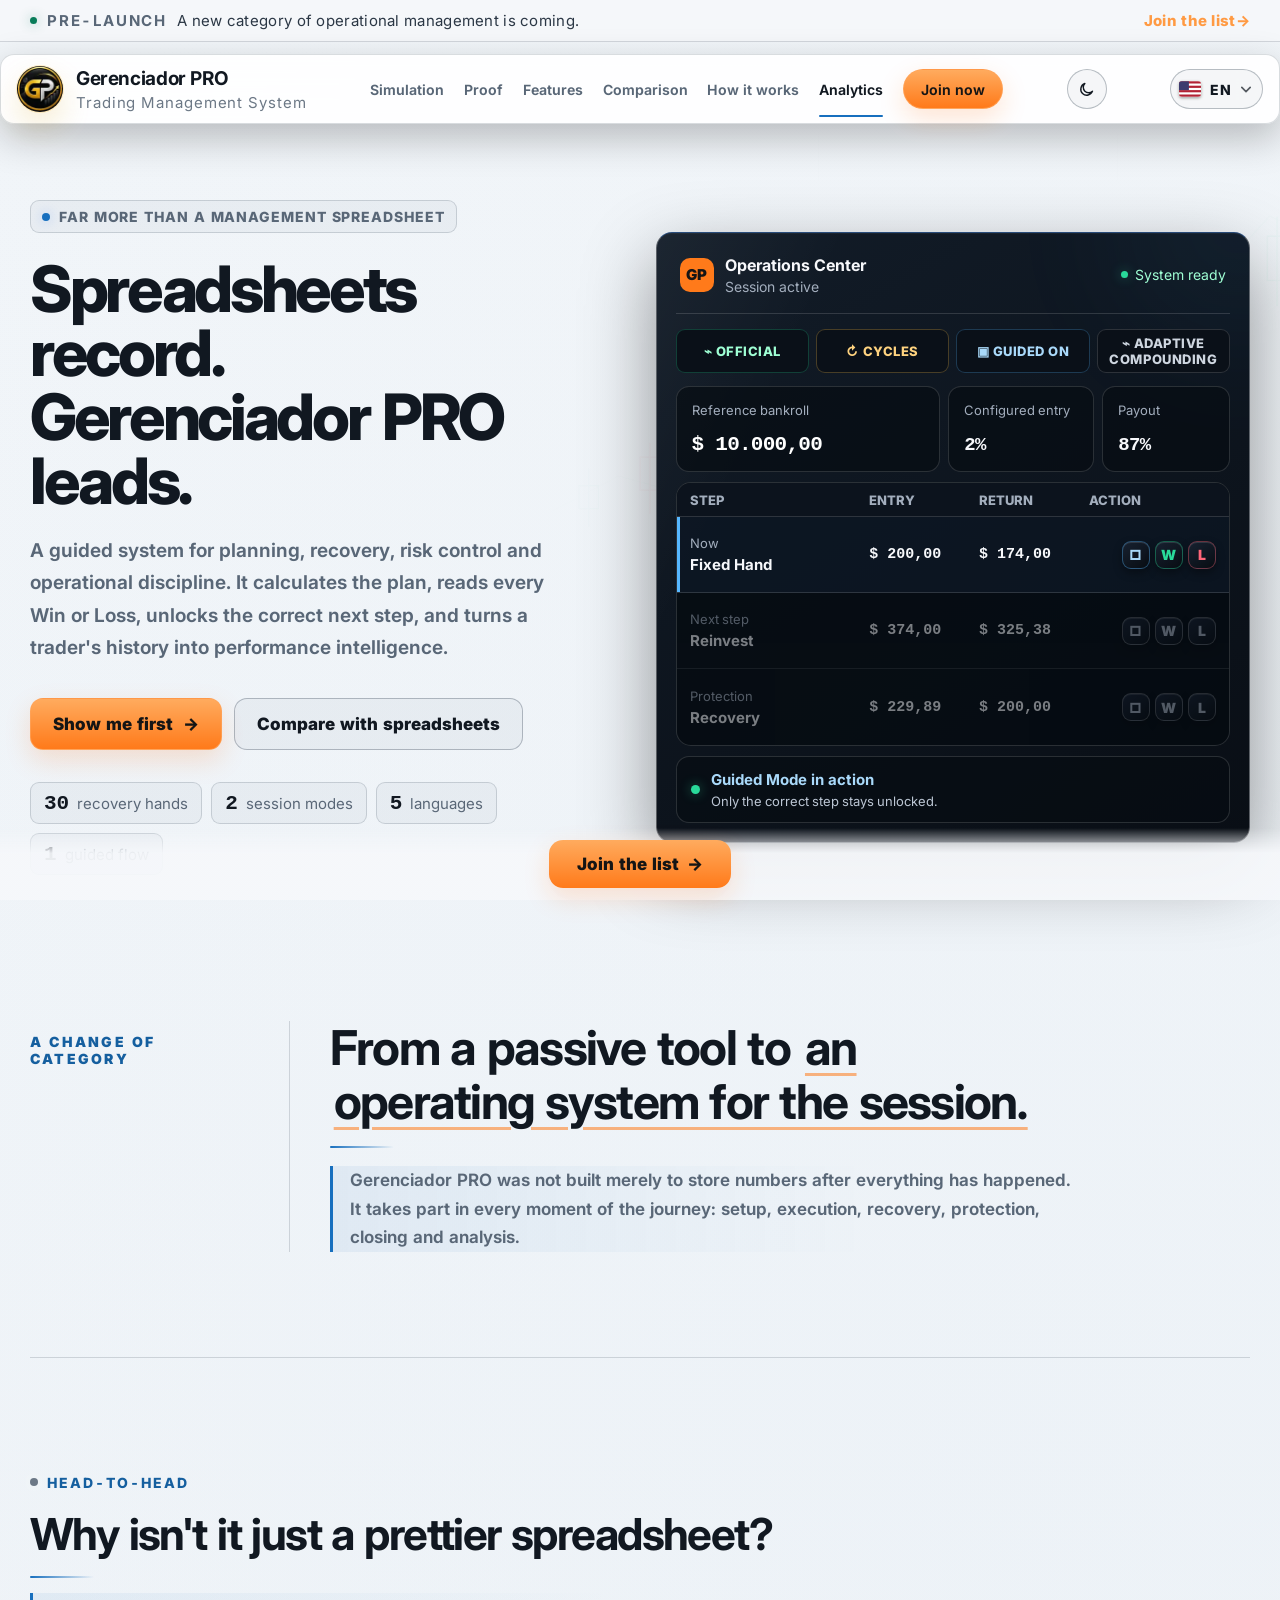
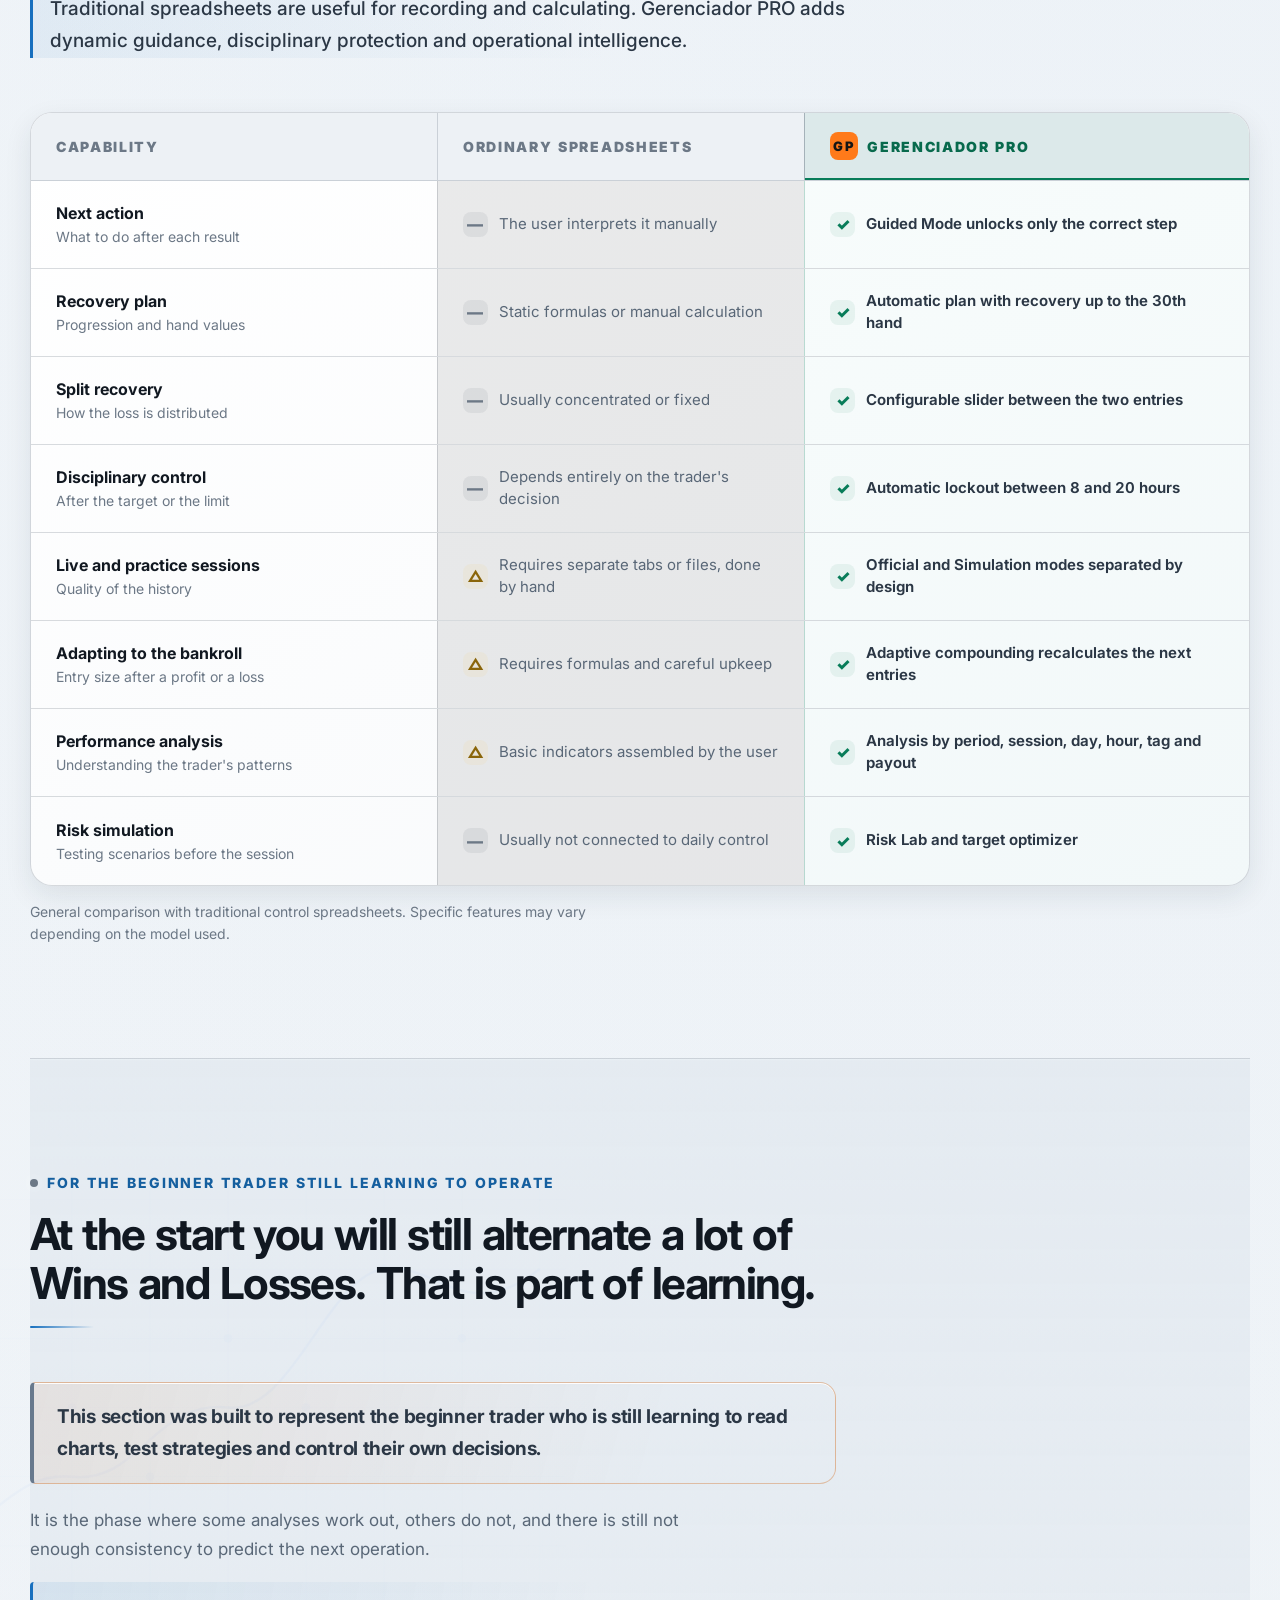
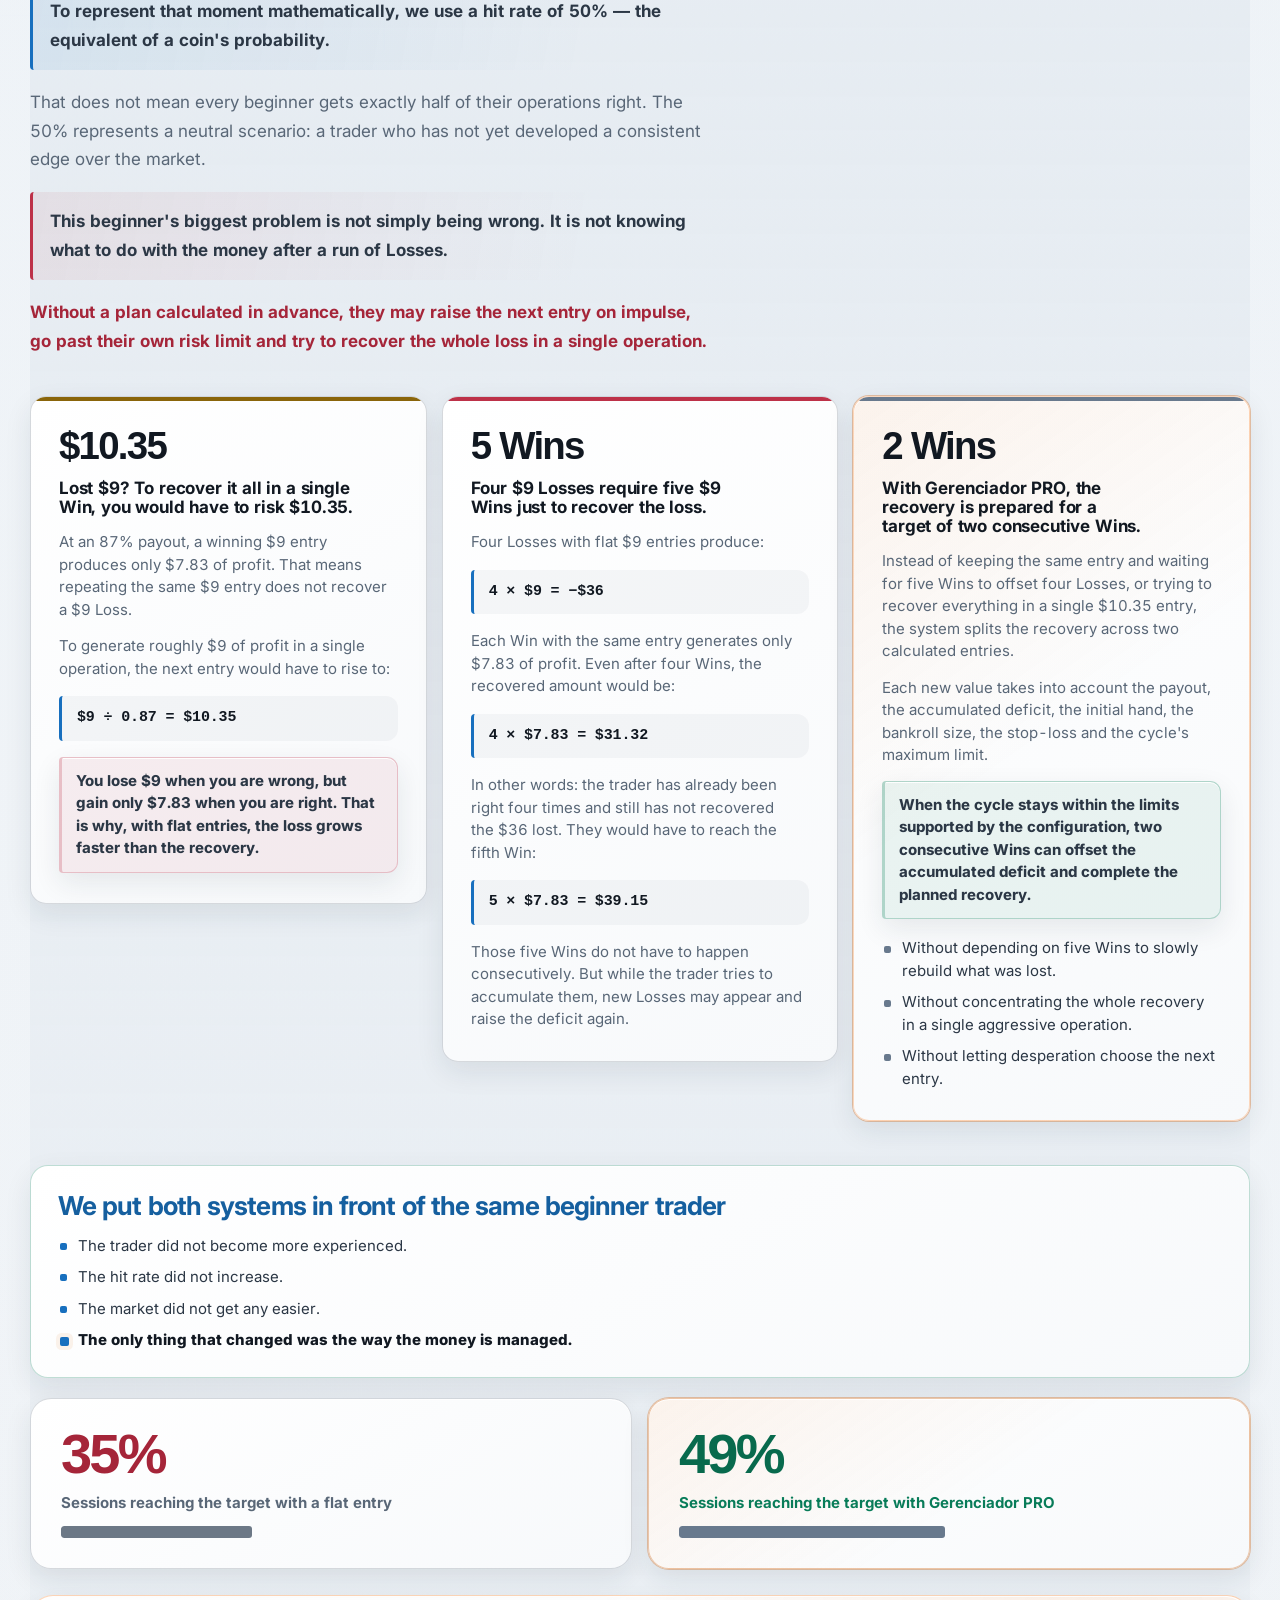
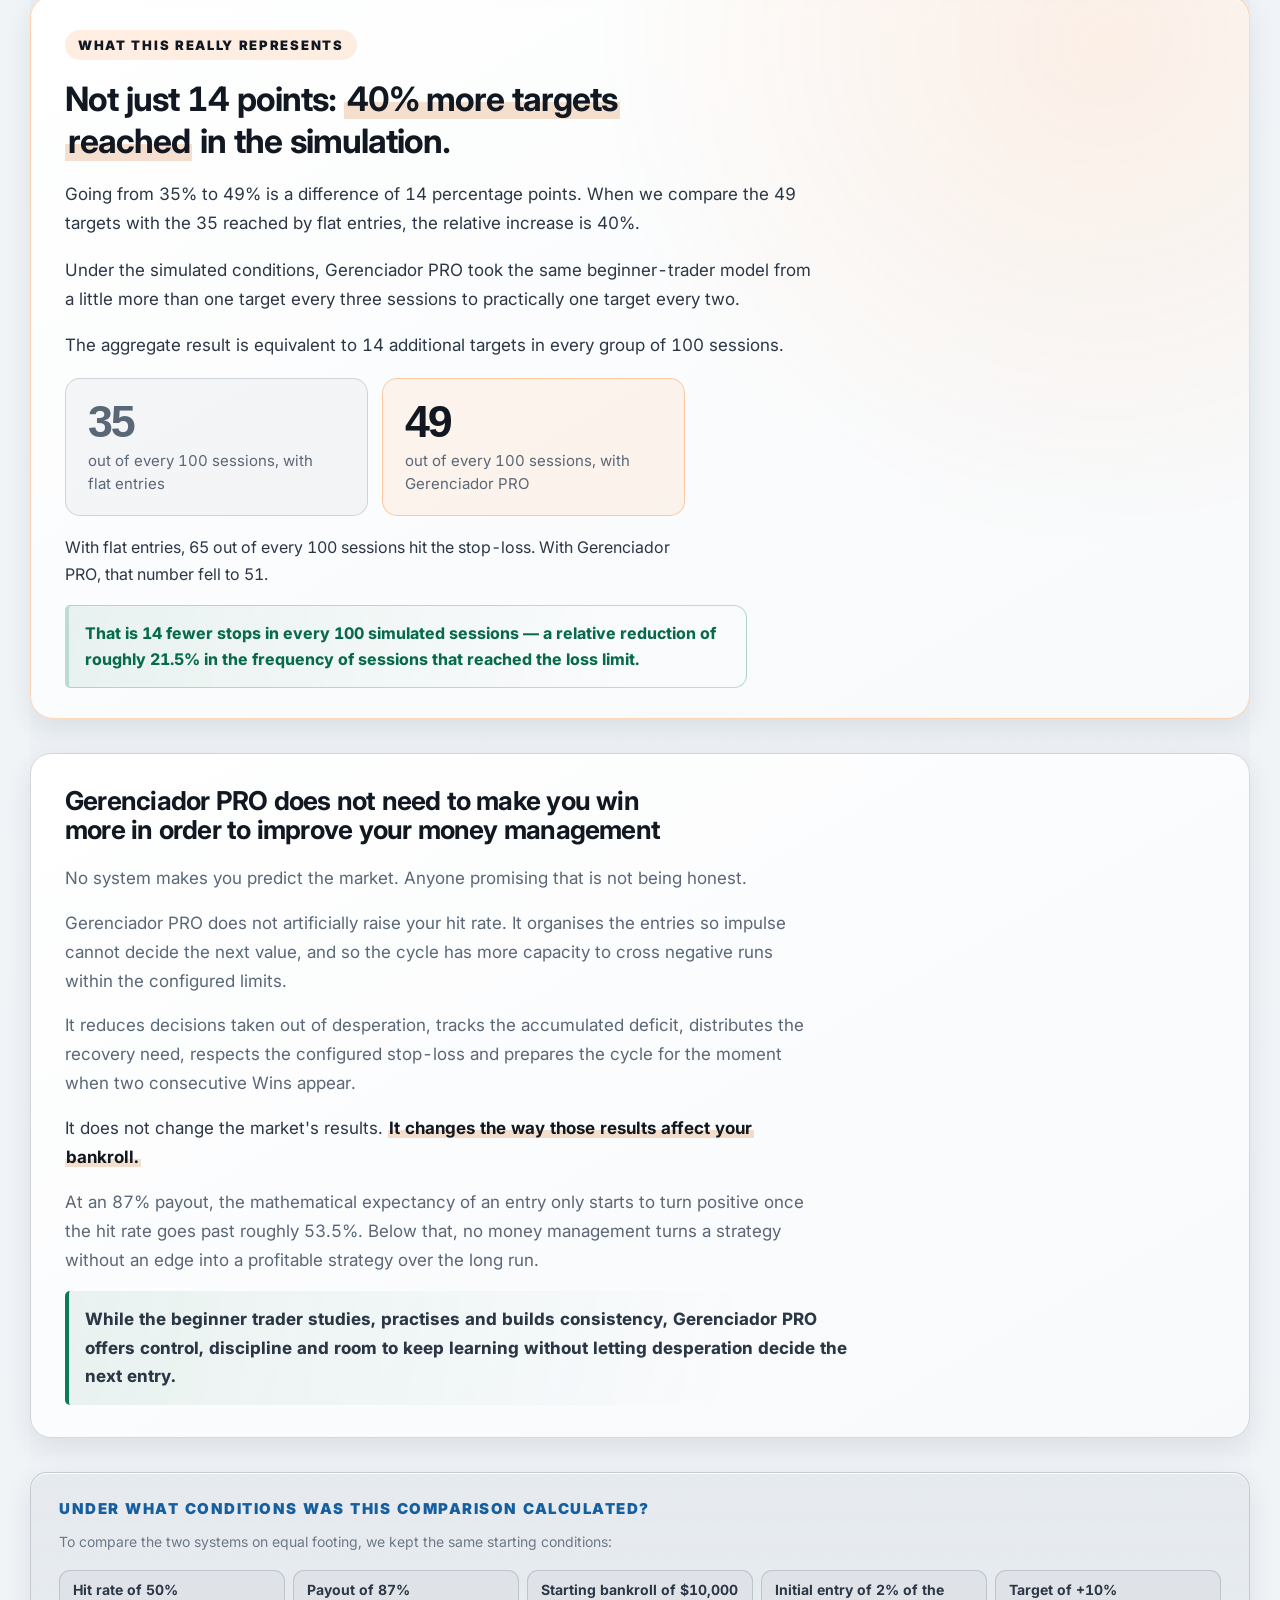
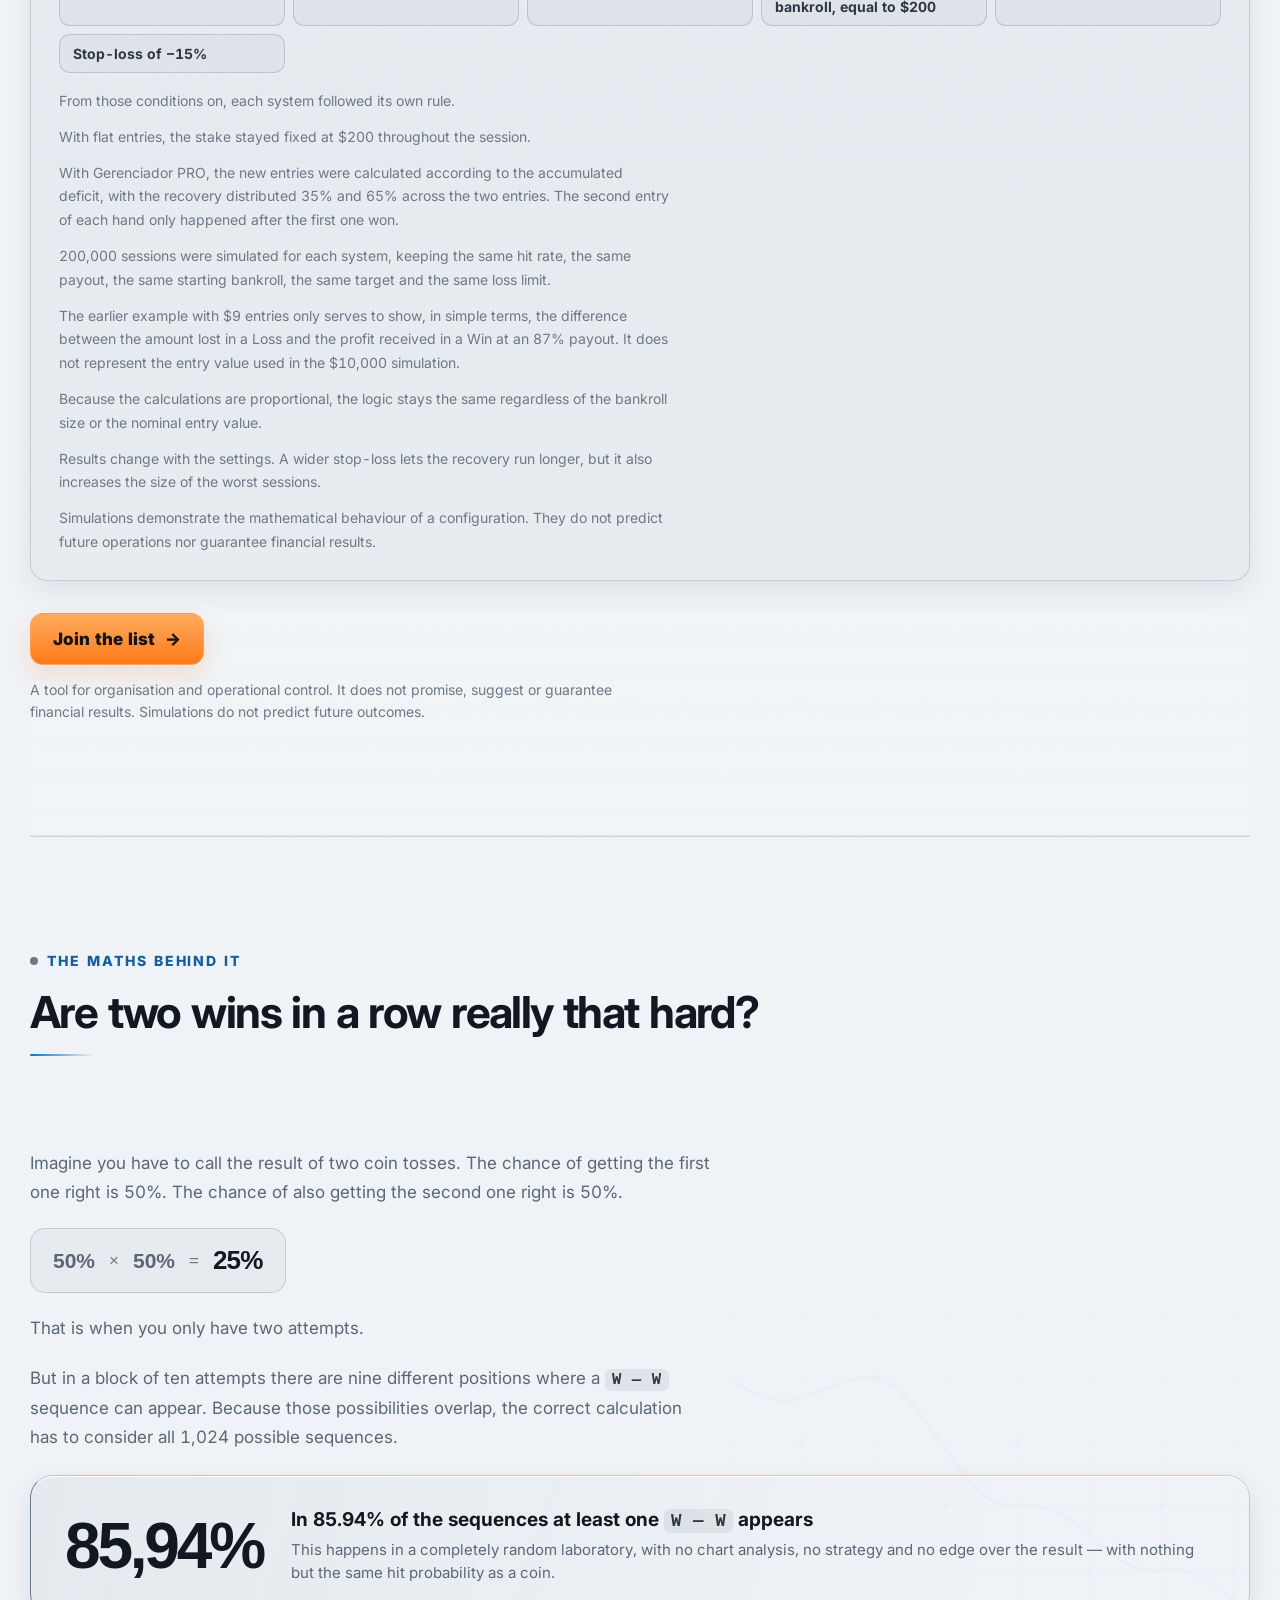
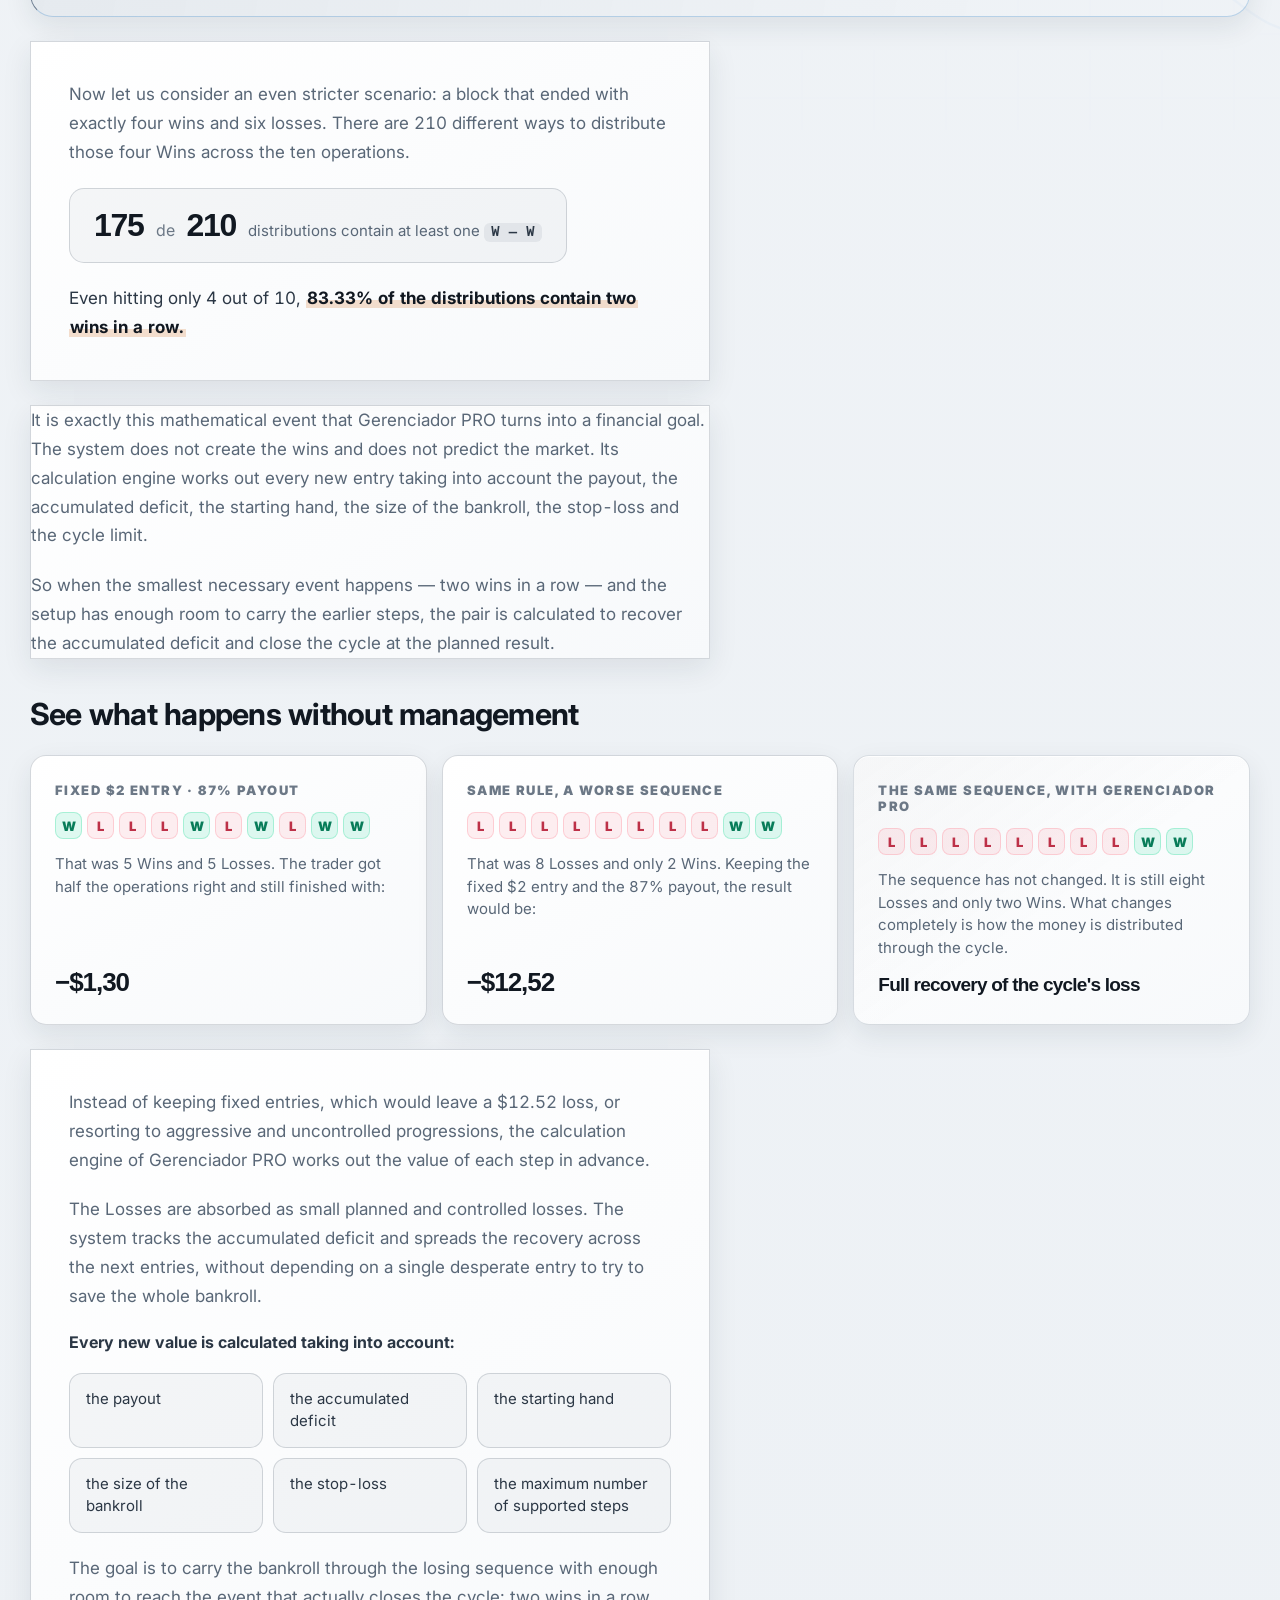
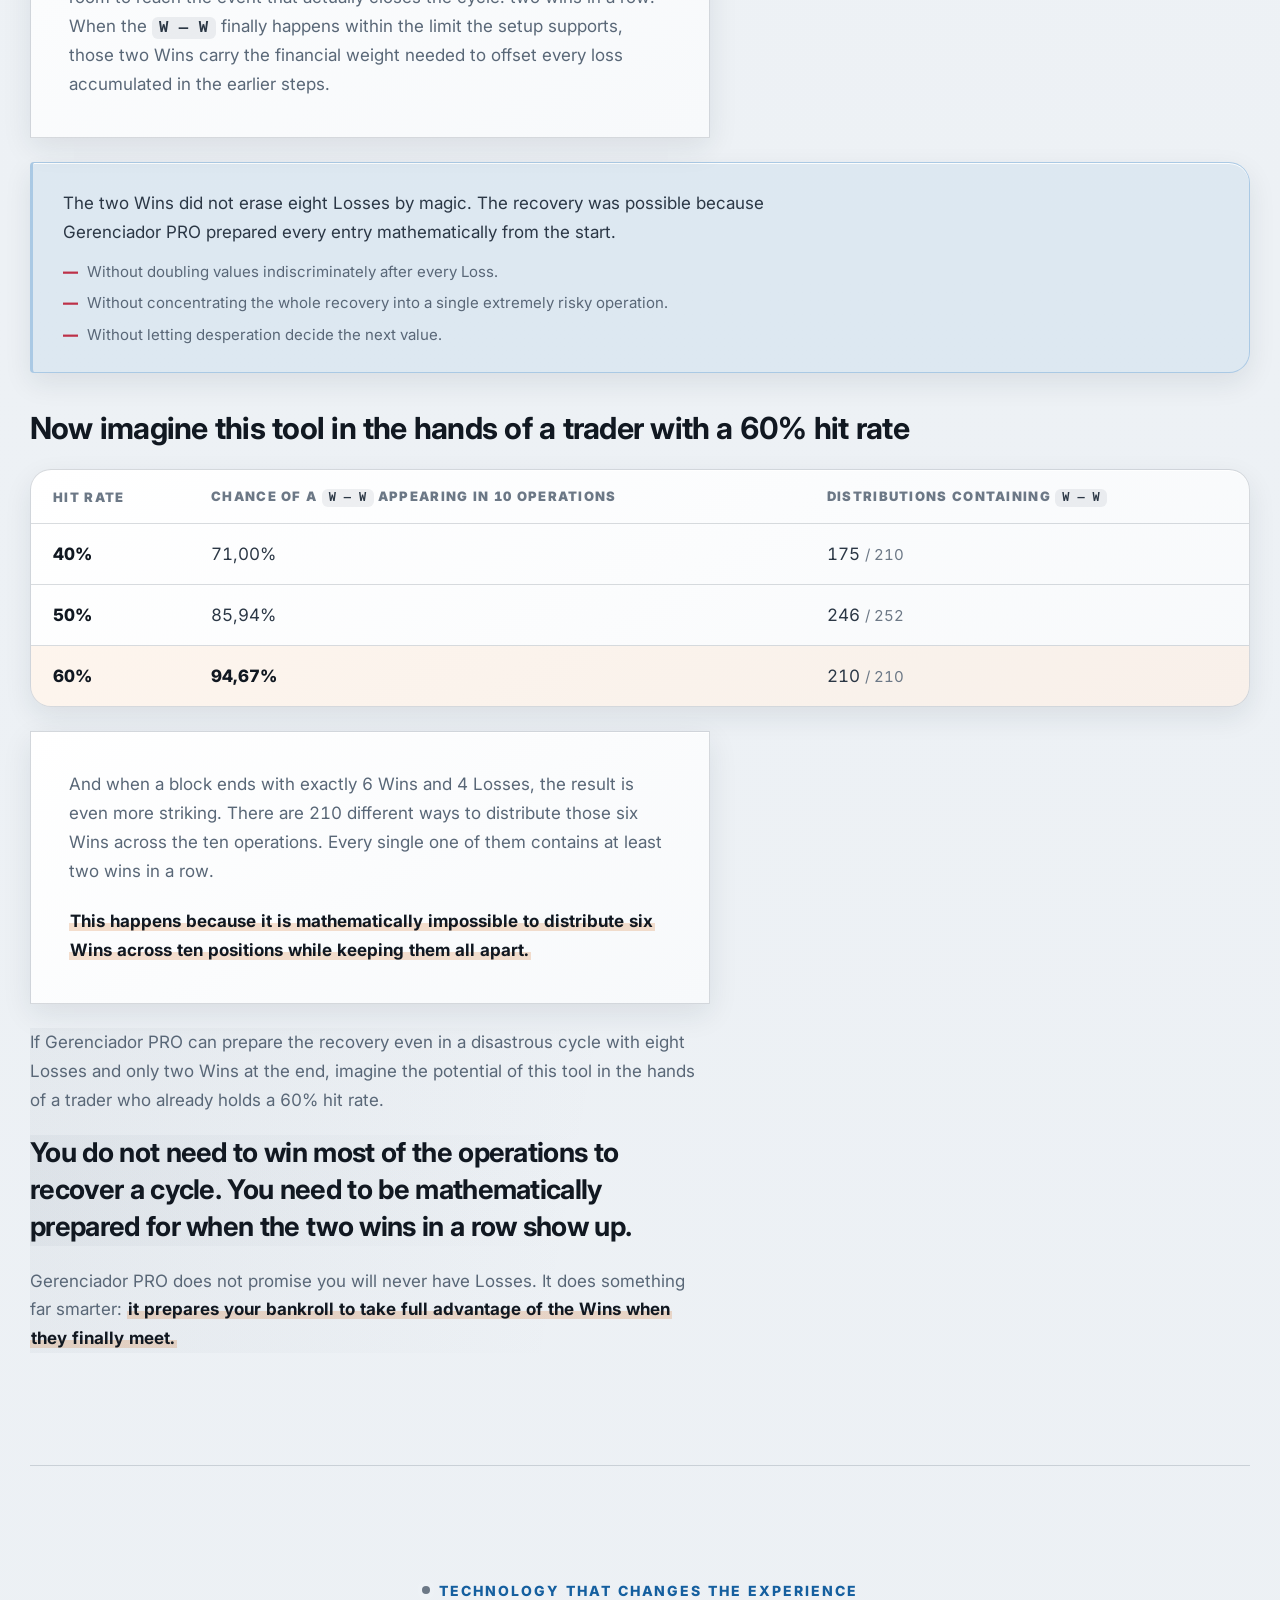
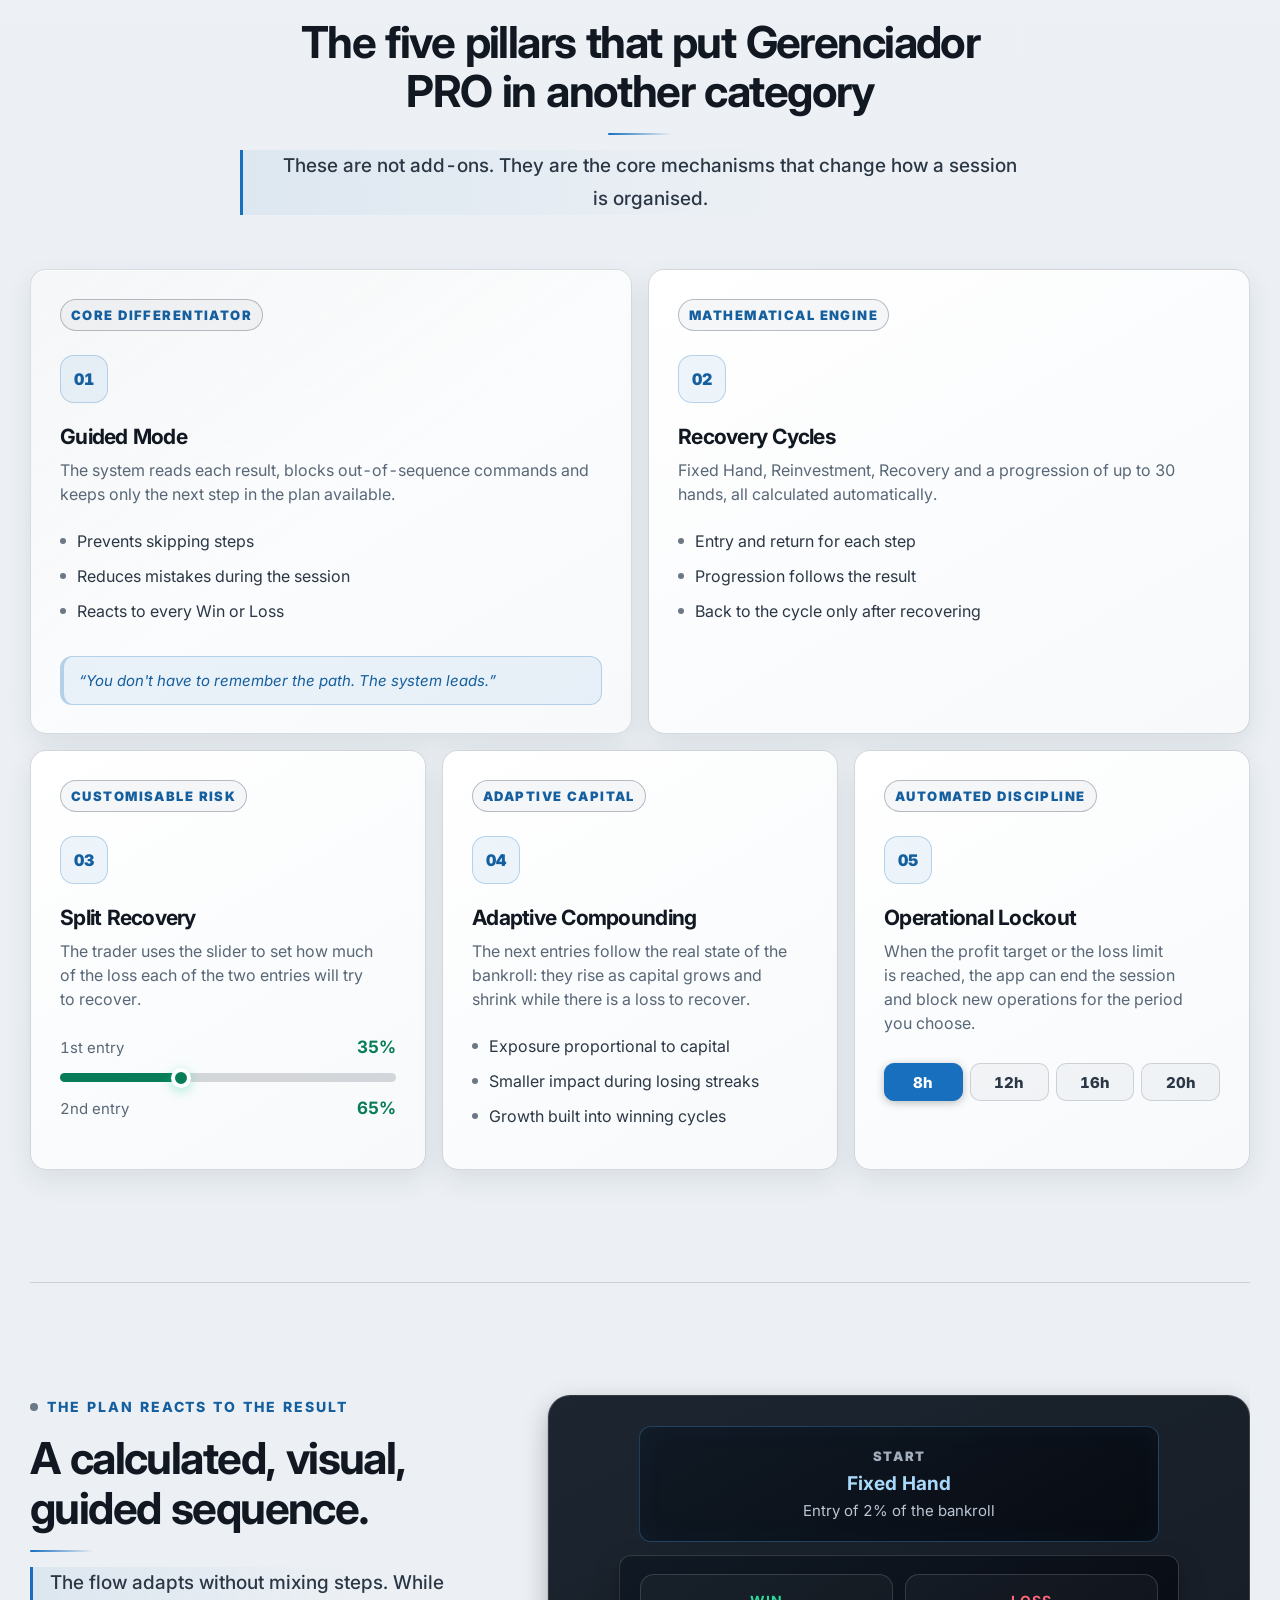
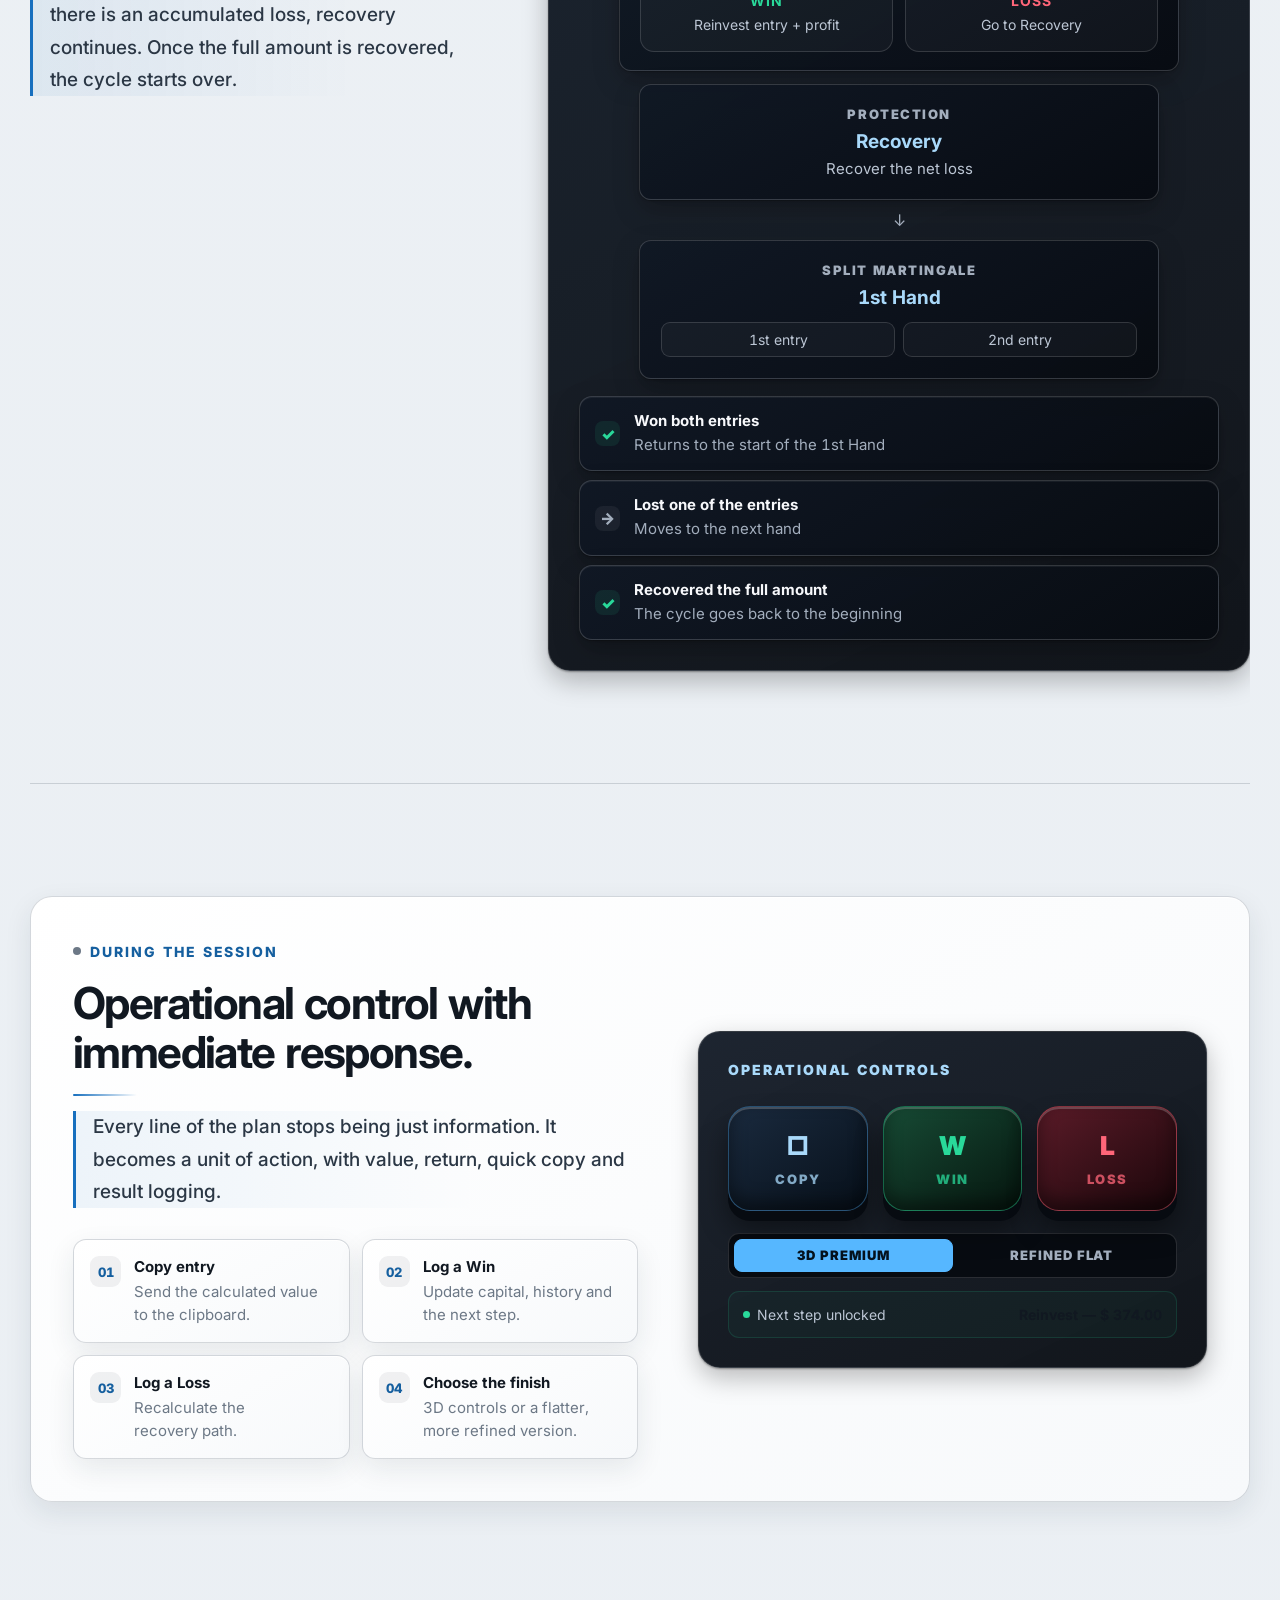
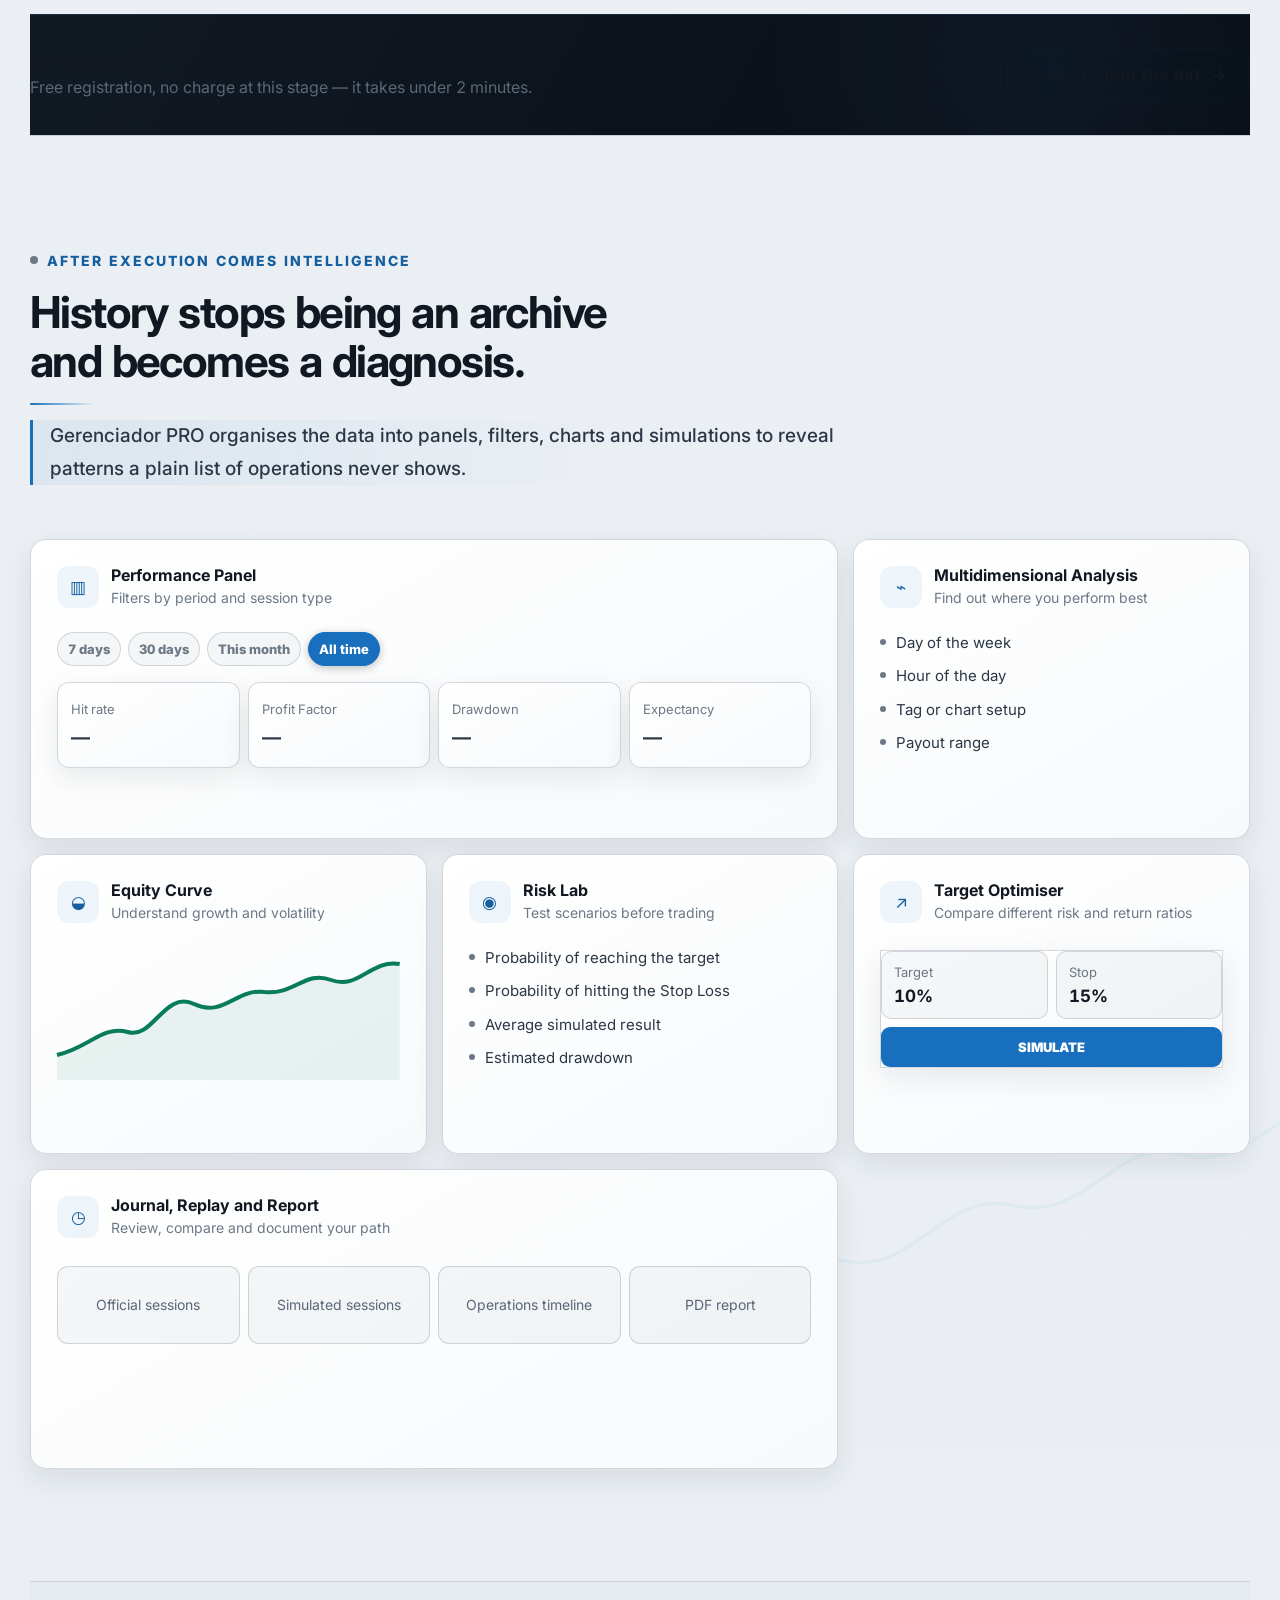
<file: index.html>
<!doctype html>
<html lang="en"><head>
  <meta charset="utf-8">
  <meta name="viewport" content="width=device-width, initial-scale=1">
  <meta name="description" content="A guided system for planning, recovery, risk control and operational discipline. Spreadsheets record. Gerenciador PRO leads.">
  <meta name="theme-color" content="#050812">
  <meta property="og:title" content="Gerenciador PRO — Operational management for traders">
  <meta property="og:description" content="A guided system for planning, recovery, risk control and operational discipline. Spreadsheets record. Gerenciador PRO leads.">
  <meta property="og:type" content="website">
  <meta property="og:image" content="https://raphafernandes83.github.io/gerenciador-pro-v2/og-image.jpg">
  <meta property="og:image:width" content="1200">
  <meta property="og:image:height" content="630">
  <meta property="og:image:type" content="image/jpeg">
  <meta property="og:locale" content="en_US">
  <meta name="twitter:card" content="summary_large_image">
  <meta name="twitter:title" content="Gerenciador PRO — Operational management for traders">
  <meta name="twitter:description" content="A guided system for planning, recovery, risk control and operational discipline. Spreadsheets record. Gerenciador PRO leads.">
  <meta name="twitter:image" content="https://raphafernandes83.github.io/gerenciador-pro-v2/og-image.jpg">
  <title>Gerenciador PRO — Operational management for traders</title>
  <link rel="icon" type="image/png" sizes="32x32" href="assets/brand/gp-mark-32.png">
  <link rel="icon" href="favicon.ico" sizes="16x16 32x32 48x48">
  <link rel="apple-touch-icon" sizes="180x180" href="assets/brand/apple-touch-icon.png">
  <link rel="manifest" href="manifest.webmanifest">
  <link rel="preconnect" href="https://fonts.googleapis.com">
  <link rel="preconnect" href="https://fonts.gstatic.com" crossorigin="">
  <link href="https://fonts.googleapis.com/css2?family=Inter:wght@400;500;600;700;800&amp;display=swap" rel="stylesheet">
  <link rel="stylesheet" href="styles.css?v=20260821-6">
  <script defer="" src="config.js?v=20260803-2"></script>
  <script defer="" src="script.js?v=20260819-1"></script>
  <script defer="" src="site.js?v=20260819-1"></script>
  <script defer="" src="visual-system.js?v=20260821-1"></script>
  <script defer="" src="tema.js?v=20260816-1"></script>
  <script defer="" src="bandeiras.js?v=20260816-1"></script>
  <script defer="" src="i18n.js?v=20260816-1"></script>
  <script defer="" src="paises.js?v=20260815-1"></script>
  <script defer="" src="telefone.js?v=20260815-1"></script>
</head>
<body>
  <div class="reading-progress" aria-hidden="true">
    <span></span>
  </div>
  <a class="skip-link" href="#inicio" data-i18n="geral.01">Skip to content</a>
  <div class="ambient ambient-one" aria-hidden="true"></div>
  <div class="ambient ambient-two" aria-hidden="true"></div>
  <div class="grid-overlay" aria-hidden="true"></div>

  <div class="launch-bar">
    <div>
      <span class="launch-pulse"></span>
      <strong data-i18n="launch.01">PRE-LAUNCH</strong>
      <span data-i18n="launch.02">A new category of operational management is coming.</span>
    </div>
    <a href="#cadastro" data-i18n="launch.03">Join the list <span>→</span></a>
  </div>

  <header class="site-header">
    <a class="brand" href="#inicio" aria-label="Gerenciador PRO" data-i18n-attr="aria-label:attr.01">
      <span class="brand-mark" aria-hidden="true"><img src="assets/brand/gp-mark-96.webp" srcset="assets/brand/gp-mark-192.webp 2x" width="96" height="96" alt=""></span>
      <span class="brand-copy">
        <strong data-i18n="header.02">Gerenciador PRO</strong>
        <small data-i18n="header.03">Trading Management System</small>
      </span>
    </a>

    <nav class="header-nav" aria-label="Main navigation" data-i18n-attr="aria-label:attr.02">
      <a href="#simulacao" data-i18n="header.08">Simulation</a>
      <a href="#prova" data-i18n="header.09">Proof</a>
      <a href="#diferenciais" data-i18n="header.04">Features</a>
      <a href="#comparativo" data-i18n="header.05">Comparison</a>
      <a href="#fluxo" data-i18n="header.10">How it works</a>
      <a href="#inteligencia" data-i18n="header.06">Analytics</a>
      <a class="header-link" href="#cadastro" data-i18n="header.07">Join now</a>
    </nav>

    <button class="tema-toggle" type="button" data-alternar-tema="" aria-pressed="false" aria-label="Switch theme">
      <svg class="tema-sol" viewBox="0 0 24 24" width="17" height="17" aria-hidden="true" fill="none" stroke="currentColor" stroke-width="2" stroke-linecap="round">
        <circle cx="12" cy="12" r="4.2"></circle>
        <path d="M12 2v2.4M12 19.6V22M4.2 4.2l1.7 1.7M18.1 18.1l1.7 1.7M2 12h2.4M19.6 12H22M4.2 19.8l1.7-1.7M18.1 5.9l1.7-1.7"></path>
      </svg>
      <svg class="tema-lua" viewBox="0 0 24 24" width="17" height="17" aria-hidden="true" fill="none" stroke="currentColor" stroke-width="2" stroke-linecap="round" stroke-linejoin="round">
        <path d="M20.5 14.3A8.5 8.5 0 1 1 9.7 3.5a6.8 6.8 0 0 0 10.8 10.8Z"></path>
      </svg>
    </button>

    <div class="lang-switch">
      <button class="lang-toggle" type="button" aria-expanded="false" aria-controls="lang-menu" aria-label="Change language" data-i18n-attr="aria-label:attr.17">
        <span class="lang-flag"></span>
        <span class="lang-current">EN</span>
        <svg class="lang-caret" viewBox="0 0 12 8" width="10" height="7" aria-hidden="true" fill="none" stroke="currentColor" stroke-width="2" stroke-linecap="round" stroke-linejoin="round">
          <path d="M1 1.5 6 6.5 11 1.5"></path>
        </svg>
      </button>
      <div class="lang-menu" id="lang-menu" data-seletor-idioma="" role="menu" hidden=""></div>
    </div>

    <button class="hamburger-btn" type="button" aria-label="Open menu" aria-expanded="false" aria-controls="mobile-menu" data-i18n-attr="aria-label:attr.03">
      <span></span><span></span><span></span>
    </button>
  </header>

  <!-- Fora do <header> de proposito: o header usa backdrop-filter, o que o
       torna bloco contêiner de descendentes position:fixed e faria o overlay
       cobrir apenas a altura do header. -->
  <div class="mobile-menu" id="mobile-menu" aria-label="Navigation menu" hidden="" data-i18n-attr="aria-label:attr.04">
    <nav>
      <a href="#inicio" data-i18n="mobile-menu.05">Home</a>
      <a href="#simulacao" data-i18n="header.08">Simulation</a>
      <a href="#prova" data-i18n="header.09">Proof</a>
      <a href="#diferenciais" data-i18n="mobile-menu.01">Features</a>
      <a href="#comparativo" data-i18n="mobile-menu.02">Comparison</a>
      <a href="#fluxo" data-i18n="header.10">How it works</a>
      <a href="#inteligencia" data-i18n="mobile-menu.03">Analytics</a>
      <a href="#cadastro" data-i18n="mobile-menu.04">Join now</a>
    </nav>
  </div>

  <main>
    <section class="hero" id="inicio">
      <div class="hero-copy">
        <span class="eyebrow brand" data-i18n="inicio.01"><i></i> Far more than a management spreadsheet</span>
        <h1 data-i18n="inicio.02">Spreadsheets record.<br><span>Gerenciador PRO leads.</span></h1>
        <p class="hero-description" data-i18n="inicio.03">A guided system for planning, recovery, risk control and operational discipline. It calculates the plan, reads every Win or Loss, unlocks the correct next step, and turns a trader's history into performance intelligence.</p>

        <div class="hero-actions">
          <a class="button button-primary" href="#cadastro" data-i18n="inicio.04">Show me first <span>→</span></a>
          <a class="button button-secondary" href="#comparativo" data-i18n="inicio.05">Compare with spreadsheets</a>
        </div>

        <div class="hero-proof">
          <span data-i18n="inicio.06"><b>30</b> recovery hands</span>
          <span data-i18n="inicio.07"><b>2</b> session modes</span>
          <span data-i18n="inicio.08"><b>5</b> languages</span>
          <span data-i18n="inicio.09"><b>1</b> guided flow</span>
        </div>
      </div>

      <aside class="command-center" aria-label="Conceptual preview of the operations panel" data-i18n-attr="aria-label:attr.05">
        <div class="command-glow" aria-hidden="true"></div>

        <div class="command-topbar">
          <div class="command-brand">
            <span data-i18n="inicio.10">GP</span>
            <div>
              <strong data-i18n="inicio.11">Operations Center</strong>
              <small data-i18n="inicio.12">Session active</small>
            </div>
          </div>
          <span class="online-badge" data-i18n="inicio.13"><i></i> System ready</span>
        </div>

        <div class="status-ribbon">
          <span class="status-chip official" data-i18n="inicio.14">⌁ OFFICIAL</span>
          <span class="status-chip cycles" data-i18n="inicio.15">↻ CYCLES</span>
          <span class="status-chip guided" data-i18n="inicio.16">▣ GUIDED ON</span>
          <span class="status-chip compound" data-i18n="inicio.17">⌁ ADAPTIVE COMPOUNDING</span>
        </div>

        <div class="command-summary">
          <div>
            <small data-i18n="inicio.18">Reference bankroll</small>
            <strong>$ 10.000,00</strong>
          </div>
          <div>
            <small data-i18n="inicio.19">Configured entry</small>
            <strong>2%</strong>
          </div>
          <div>
            <small data-i18n="inicio.20">Payout</small>
            <strong>87%</strong>
          </div>
        </div>

        <div class="plan-preview">
          <div class="plan-head">
            <span data-i18n="inicio.21">STEP</span><span data-i18n="inicio.22">ENTRY</span><span data-i18n="inicio.23">RETURN</span><span data-i18n="inicio.24">ACTION</span>
          </div>
          <div class="plan-row active">
            <div><small data-i18n="inicio.25">Now</small><strong data-i18n="inicio.26">Fixed Hand</strong></div>
            <b>$ 200,00</b>
            <b>$ 174,00</b>
            <div class="mini-actions"><span class="copy">□</span><span class="win">W</span><span class="loss">L</span></div>
          </div>
          <div class="plan-row locked">
            <div><small data-i18n="inicio.27">Next step</small><strong data-i18n="inicio.28">Reinvest</strong></div>
            <b>$ 374,00</b>
            <b>$ 325,38</b>
            <div class="mini-actions"><span>□</span><span>W</span><span>L</span></div>
          </div>
          <div class="plan-row locked">
            <div><small data-i18n="inicio.29">Protection</small><strong data-i18n="inicio.30">Recovery</strong></div>
            <b>$ 229,89</b>
            <b>$ 200,00</b>
            <div class="mini-actions"><span>□</span><span>W</span><span>L</span></div>
          </div>
        </div>

        <div class="guided-message">
          <i></i>
          <div>
            <strong data-i18n="inicio.31">Guided Mode in action</strong>
            <span data-i18n="inicio.32">Only the correct step stays unlocked.</span>
          </div>
        </div>
      </aside>
    </section>

    <section class="statement-section" id="visao">
      <div class="statement-label" data-i18n="statement.01">A CHANGE OF CATEGORY</div>
      <div class="statement-copy">
        <h2 data-i18n="statement.02">From a passive tool to <span>an operating system for the session.</span></h2>
        <p data-i18n="statement.03">Gerenciador PRO was not built merely to store numbers after everything has happened. It takes part in every moment of the journey: setup, execution, recovery, protection, closing and analysis.</p>
      </div>
    </section>

    <section class="comparison-section" id="comparativo">
      <div class="section-heading left">
        <span class="eyebrow" data-i18n="comparativo.01"><i></i> Head-to-head</span>
        <h2 data-i18n="comparativo.02">Why isn't it just a prettier spreadsheet?</h2>
        <p data-i18n="comparativo.03">Traditional spreadsheets are useful for recording and calculating. Gerenciador PRO adds dynamic guidance, disciplinary protection and operational intelligence.</p>
      </div>

      <div class="comparison-shell">
        <div class="comparison-header">
          <div data-i18n="comparativo.04">CAPABILITY</div>
          <div class="sheet-head" data-i18n="comparativo.05">ORDINARY SPREADSHEETS</div>
          <div class="pro-head" data-i18n="comparativo.06"><span>GP</span> GERENCIADOR PRO</div>
        </div>

        <div class="comparison-row">
          <div><strong data-i18n="comparativo.07">Next action</strong><span data-i18n="comparativo.08">What to do after each result</span></div>
          <div class="sheet-cell"><i class="minus">—</i><span data-i18n="comparativo.09">The user interprets it manually</span></div>
          <div class="pro-cell"><i class="check">✓</i><span data-i18n="comparativo.10">Guided Mode unlocks only the correct step</span></div>
        </div>

        <div class="comparison-row">
          <div><strong data-i18n="comparativo.11">Recovery plan</strong><span data-i18n="comparativo.12">Progression and hand values</span></div>
          <div class="sheet-cell"><i class="minus">—</i><span data-i18n="comparativo.13">Static formulas or manual calculation</span></div>
          <div class="pro-cell"><i class="check">✓</i><span data-i18n="comparativo.14">Automatic plan with recovery up to the 30th hand</span></div>
        </div>

        <div class="comparison-row">
          <div><strong data-i18n="comparativo.15">Split recovery</strong><span data-i18n="comparativo.16">How the loss is distributed</span></div>
          <div class="sheet-cell"><i class="minus">—</i><span data-i18n="comparativo.17">Usually concentrated or fixed</span></div>
          <div class="pro-cell"><i class="check">✓</i><span data-i18n="comparativo.18">Configurable slider between the two entries</span></div>
        </div>

        <div class="comparison-row">
          <div><strong data-i18n="comparativo.19">Disciplinary control</strong><span data-i18n="comparativo.20">After the target or the limit</span></div>
          <div class="sheet-cell"><i class="minus">—</i><span data-i18n="comparativo.21">Depends entirely on the trader's decision</span></div>
          <div class="pro-cell"><i class="check">✓</i><span data-i18n="comparativo.22">Automatic lockout between 8 and 20 hours</span></div>
        </div>

        <div class="comparison-row">
          <div><strong data-i18n="comparativo.23">Live and practice sessions</strong><span data-i18n="comparativo.24">Quality of the history</span></div>
          <div class="sheet-cell"><i class="partial">△</i><span data-i18n="comparativo.25">Requires separate tabs or files, done by hand</span></div>
          <div class="pro-cell"><i class="check">✓</i><span data-i18n="comparativo.26">Official and Simulation modes separated by design</span></div>
        </div>

        <div class="comparison-row">
          <div><strong data-i18n="comparativo.27">Adapting to the bankroll</strong><span data-i18n="comparativo.28">Entry size after a profit or a loss</span></div>
          <div class="sheet-cell"><i class="partial">△</i><span data-i18n="comparativo.29">Requires formulas and careful upkeep</span></div>
          <div class="pro-cell"><i class="check">✓</i><span data-i18n="comparativo.30">Adaptive compounding recalculates the next entries</span></div>
        </div>

        <div class="comparison-row">
          <div><strong data-i18n="comparativo.31">Performance analysis</strong><span data-i18n="comparativo.32">Understanding the trader's patterns</span></div>
          <div class="sheet-cell"><i class="partial">△</i><span data-i18n="comparativo.33">Basic indicators assembled by the user</span></div>
          <div class="pro-cell"><i class="check">✓</i><span data-i18n="comparativo.34">Analysis by period, session, day, hour, tag and payout</span></div>
        </div>

        <div class="comparison-row">
          <div><strong data-i18n="comparativo.35">Risk simulation</strong><span data-i18n="comparativo.36">Testing scenarios before the session</span></div>
          <div class="sheet-cell"><i class="minus">—</i><span data-i18n="comparativo.37">Usually not connected to daily control</span></div>
          <div class="pro-cell"><i class="check">✓</i><span data-i18n="comparativo.38">Risk Lab and target optimizer</span></div>
        </div>
      </div>

      <p class="comparison-note" data-i18n="comparativo.39">General comparison with traditional control spreadsheets. Specific features may vary depending on the model used.</p>
    </section>

    <section class="simulation-section" id="simulacao">
      <div class="section-heading left">
        <span class="eyebrow" data-i18n="simulacao.01"><i></i> FOR THE BEGINNER TRADER STILL LEARNING TO OPERATE</span>
        <h2 data-i18n="simulacao.02">At the start you will still alternate a lot of Wins and Losses. That is part of learning.</h2>
      </div>

      <p class="sim-lead sim-lead-destaque" data-i18n="simulacao.03">This section was built to represent the beginner trader who is still learning to read charts, test strategies and control their own decisions.</p>

      <div class="sim-intro">
        <p data-i18n="simulacao.25">It is the phase where some analyses work out, others do not, and there is still not enough consistency to predict the next operation.</p>
        <p class="sim-ponto sim-ponto-neutro" data-i18n="simulacao.26">To represent that moment mathematically, we use a hit rate of 50% — the equivalent of a coin's probability.</p>
        <p data-i18n="simulacao.27">That does not mean every beginner gets exactly half of their operations right. The 50% represents a neutral scenario: a trader who has not yet developed a consistent edge over the market.</p>
        <p class="sim-ponto sim-ponto-risco" data-i18n="simulacao.28">This beginner's biggest problem is not simply being wrong. It is not knowing what to do with the money after a run of Losses.</p>
        <p class="sim-consequencia" data-i18n="simulacao.29">Without a plan calculated in advance, they may raise the next entry on impulse, go past their own risk limit and try to recover the whole loss in a single operation.</p>
      </div>

      <div class="sim-passos">
        <article class="sim-passo-risco">
          <span class="sim-num" data-i18n="simulacao.30">$10.35</span>
          <strong class="sim-titulo-card" data-i18n="simulacao.17">Lost $9? To recover it all in a single Win, you would have to risk $10.35.</strong>
          <p data-i18n="simulacao.04">At an 87% payout, a winning $9 entry produces only $7.83 of profit. That means repeating the same $9 entry does not recover a $9 Loss.</p>
          <p data-i18n="simulacao.31">To generate roughly $9 of profit in a single operation, the next entry would have to rise to:</p>
          <p class="sim-conta" data-i18n="simulacao.32">$9 ÷ 0.87 = $10.35</p>
          <p class="sim-resumo sim-resumo-risco" data-i18n="simulacao.33">You lose $9 when you are wrong, but gain only $7.83 when you are right. That is why, with flat entries, the loss grows faster than the recovery.</p>
        </article>
        <article class="sim-passo-deficit">
          <span class="sim-num" data-i18n="simulacao.34">5 Wins</span>
          <strong class="sim-titulo-card" data-i18n="simulacao.18">Four $9 Losses require five $9 Wins just to recover the loss.</strong>
          <p data-i18n="simulacao.05">Four Losses with flat $9 entries produce:</p>
          <p class="sim-conta" data-i18n="simulacao.35">4 × $9 = −$36</p>
          <p data-i18n="simulacao.36">Each Win with the same entry generates only $7.83 of profit. Even after four Wins, the recovered amount would be:</p>
          <p class="sim-conta" data-i18n="simulacao.37">4 × $7.83 = $31.32</p>
          <p data-i18n="simulacao.38">In other words: the trader has already been right four times and still has not recovered the $36 lost. They would have to reach the fifth Win:</p>
          <p class="sim-conta" data-i18n="simulacao.39">5 × $7.83 = $39.15</p>
          <p data-i18n="simulacao.40">Those five Wins do not have to happen consecutively. But while the trader tries to accumulate them, new Losses may appear and raise the deficit again.</p>
        </article>
        <article class="sim-passo-alvo">
          <span class="sim-num" data-i18n="simulacao.41">2 Wins</span>
          <strong class="sim-titulo-card" data-i18n="simulacao.19">With Gerenciador PRO, the recovery is prepared for a target of two consecutive Wins.</strong>
          <p data-i18n="simulacao.06">Instead of keeping the same entry and waiting for five Wins to offset four Losses, or trying to recover everything in a single $10.35 entry, the system splits the recovery across two calculated entries.</p>
          <p data-i18n="simulacao.42">Each new value takes into account the payout, the accumulated deficit, the initial hand, the bankroll size, the stop-loss and the cycle's maximum limit.</p>
          <p class="sim-resumo sim-resumo-alvo" data-i18n="simulacao.43">When the cycle stays within the limits supported by the configuration, two consecutive Wins can offset the accumulated deficit and complete the planned recovery.</p>
          <ul class="sim-lista">
            <li data-i18n="simulacao.44">Without depending on five Wins to slowly rebuild what was lost.</li>
            <li data-i18n="simulacao.45">Without concentrating the whole recovery in a single aggressive operation.</li>
            <li data-i18n="simulacao.46">Without letting desperation choose the next entry.</li>
          </ul>
        </article>
      </div>

      <div class="sim-compara sim-compara-destaque">
        <h3 data-i18n="simulacao.47">We put both systems in front of the same beginner trader</h3>
        <ul class="sim-lista">
          <li data-i18n="simulacao.48">The trader did not become more experienced.</li>
          <li data-i18n="simulacao.49">The hit rate did not increase.</li>
          <li data-i18n="simulacao.50">The market did not get any easier.</li>
          <li class="sim-chave" data-i18n="simulacao.51">The only thing that changed was the way the money is managed.</li>
        </ul>
      </div>

      <div class="sim-duo">
        <article class="sim-stat bad">
          <b>35%</b>
          <span data-i18n="simulacao.09">Sessions reaching the target with a flat entry</span>
          <span class="sim-track" aria-hidden="true"><i></i></span>
        </article>
        <article class="sim-stat good">
          <b>49%</b>
          <span data-i18n="simulacao.10">Sessions reaching the target with Gerenciador PRO</span>
          <span class="sim-track" aria-hidden="true"><i></i></span>
        </article>
      </div>

      <div class="sim-significa">
        <span class="sim-selo" data-i18n="simulacao.20">What this really represents</span>
        <p class="sim-frase" data-i18n="simulacao.21">Not just 14 points: <strong>40% more targets reached</strong> in the simulation.</p>
        <p class="sim-explica" data-i18n="simulacao.52">Going from 35% to 49% is a difference of 14 percentage points. When we compare the 49 targets with the 35 reached by flat entries, the relative increase is 40%.</p>
        <p class="sim-explica" data-i18n="simulacao.53">Under the simulated conditions, Gerenciador PRO took the same beginner-trader model from a little more than one target every three sessions to practically one target every two.</p>
        <p class="sim-explica" data-i18n="simulacao.54">The aggregate result is equivalent to 14 additional targets in every group of 100 sessions.</p>
        <div class="sim-placar">
          <div><b>35</b><span data-i18n="simulacao.22">out of every 100 sessions, with flat entries</span></div>
          <div class="destaque"><b>49</b><span data-i18n="simulacao.23">out of every 100 sessions, with Gerenciador PRO</span></div>
        </div>
        <p class="sim-extra" data-i18n="simulacao.24">With flat entries, 65 out of every 100 sessions hit the stop-loss. With Gerenciador PRO, that number fell to 51.</p>
        <p class="sim-extra sim-reducao" data-i18n="simulacao.55">That is 14 fewer stops in every 100 simulated sessions — a relative reduction of roughly 21.5% in the frequency of sessions that reached the loss limit.</p>
      </div>

      <div class="sim-motor">
        <h3 data-i18n="simulacao.56">Gerenciador PRO does not need to make you win more in order to improve your money management</h3>
        <p data-i18n="simulacao.07">No system makes you predict the market. Anyone promising that is not being honest.</p>
        <p data-i18n="simulacao.08">Gerenciador PRO does not artificially raise your hit rate. It organises the entries so impulse cannot decide the next value, and so the cycle has more capacity to cross negative runs within the configured limits.</p>
        <p data-i18n="simulacao.57">It reduces decisions taken out of desperation, tracks the accumulated deficit, distributes the recovery need, respects the configured stop-loss and prepares the cycle for the moment when two consecutive Wins appear.</p>
        <p class="sim-remate" data-i18n="simulacao.58">It does not change the market's results. <strong>It changes the way those results affect your bankroll.</strong></p>
        <p data-i18n="simulacao.59">At an 87% payout, the mathematical expectancy of an entry only starts to turn positive once the hit rate goes past roughly 53.5%. Below that, no money management turns a strategy without an edge into a profitable strategy over the long run.</p>
        <p class="sim-fecho" data-i18n="simulacao.60">While the beginner trader studies, practises and builds consistency, Gerenciador PRO offers control, discipline and room to keep learning without letting desperation decide the next entry.</p>
      </div>

      <div class="sim-conditions">
        <strong data-i18n="simulacao.11">Under what conditions was this comparison calculated?</strong>
        <p data-i18n="simulacao.12">To compare the two systems on equal footing, we kept the same starting conditions:</p>
        <ul class="sim-parametros">
          <li data-i18n="simulacao.61">Hit rate of 50%</li>
          <li data-i18n="simulacao.62">Payout of 87%</li>
          <li data-i18n="simulacao.63">Starting bankroll of $10,000</li>
          <li data-i18n="simulacao.64">Initial entry of 2% of the bankroll, equal to $200</li>
          <li data-i18n="simulacao.65">Target of +10%</li>
          <li data-i18n="simulacao.66">Stop-loss of −15%</li>
        </ul>
        <p data-i18n="simulacao.13">From those conditions on, each system followed its own rule.</p>
        <p data-i18n="simulacao.67">With flat entries, the stake stayed fixed at $200 throughout the session.</p>
        <p data-i18n="simulacao.68">With Gerenciador PRO, the new entries were calculated according to the accumulated deficit, with the recovery distributed 35% and 65% across the two entries. The second entry of each hand only happened after the first one won.</p>
        <p data-i18n="simulacao.69">200,000 sessions were simulated for each system, keeping the same hit rate, the same payout, the same starting bankroll, the same target and the same loss limit.</p>
        <p data-i18n="simulacao.70">The earlier example with $9 entries only serves to show, in simple terms, the difference between the amount lost in a Loss and the profit received in a Win at an 87% payout. It does not represent the entry value used in the $10,000 simulation.</p>
        <p data-i18n="simulacao.71">Because the calculations are proportional, the logic stays the same regardless of the bankroll size or the nominal entry value.</p>
        <p data-i18n="simulacao.14">Results change with the settings. A wider stop-loss lets the recovery run longer, but it also increases the size of the worst sessions.</p>
        <p data-i18n="simulacao.72">Simulations demonstrate the mathematical behaviour of a configuration. They do not predict future operations nor guarantee financial results.</p>
      </div>

      <div class="sim-cta">
        <a class="button button-primary" href="#cadastro" data-i18n="simulacao.15">Join the list <span aria-hidden="true">→</span></a>
        <p class="sim-legal" data-i18n="simulacao.16">A tool for organisation and operational control. It does not promise, suggest or guarantee financial results. Simulations do not predict future outcomes.</p>
      </div>
    </section>


    <section class="prova-section" id="prova">
      <div class="section-heading left">
        <span class="eyebrow" data-i18n="prova.01"><i></i> The maths behind it</span>
        <h2 data-i18n="prova.02">Are two wins in a row really that hard?</h2>
      </div>

      <div class="prova-abertura">
        <p data-i18n="prova.03">Imagine you have to call the result of two coin tosses. The chance of getting the first one right is 50%. The chance of also getting the second one right is 50%.</p>
        <div class="prova-conta" aria-hidden="true">
          <span>50%</span><em>×</em><span>50%</span><em>=</em><strong>25%</strong>
        </div>
        <p data-i18n="prova.04">That is when you only have two attempts.</p>
        <p data-i18n="prova.05">But in a block of ten attempts there are nine different positions where a <code>W — W</code> sequence can appear. Because those possibilities overlap, the correct calculation has to consider all 1,024 possible sequences.</p>
      </div>

      <div class="prova-destaque">
        <b>85,94%</b>
        <div>
          <strong data-i18n="prova.06">In 85.94% of the sequences at least one <code>W — W</code> appears</strong>
          <span data-i18n="prova.07">This happens in a completely random laboratory, with no chart analysis, no strategy and no edge over the result — with nothing but the same hit probability as a coin.</span>
        </div>
      </div>

      <div class="prova-bloco">
        <p data-i18n="prova.08">Now let us consider an even stricter scenario: a block that ended with exactly four wins and six losses. There are 210 different ways to distribute those four Wins across the ten operations.</p>
        <div class="prova-fracao">
          <b>175</b><span>de</span><b>210</b>
          <em data-i18n="prova.09">distributions contain at least one <code>W — W</code></em>
        </div>
        <p class="prova-remate" data-i18n="prova.10">Even hitting only 4 out of 10, <strong>83.33% of the distributions contain two wins in a row.</strong></p>
      </div>

      <div class="prova-motor">
        <p data-i18n="prova.11">It is exactly this mathematical event that Gerenciador PRO turns into a financial goal. The system does not create the wins and does not predict the market. Its calculation engine works out every new entry taking into account the payout, the accumulated deficit, the starting hand, the size of the bankroll, the stop-loss and the cycle limit.</p>
        <p data-i18n="prova.12">So when the smallest necessary event happens — two wins in a row — and the setup has enough room to carry the earlier steps, the pair is calculated to recover the accumulated deficit and close the cycle at the planned result.</p>
      </div>

      <h3 class="prova-titulo" data-i18n="prova.13">See what happens without management</h3>

      <div class="seq-grid">
        <article class="seq-card">
          <span class="seq-rotulo" data-i18n="prova.14">Fixed $2 entry · 87% payout</span>
          <div class="seq-fichas" aria-hidden="true"><i class="w">W</i><i class="l">L</i><i class="l">L</i><i class="l">L</i><i class="w">W</i><i class="l">L</i><i class="w">W</i><i class="l">L</i><i class="w">W</i><i class="w">W</i></div>
          <p data-i18n="prova.15">That was 5 Wins and 5 Losses. The trader got half the operations right and still finished with:</p>
          <b class="seq-valor negativo">−$1,30</b>
        </article>

        <article class="seq-card">
          <span class="seq-rotulo" data-i18n="prova.16">Same rule, a worse sequence</span>
          <div class="seq-fichas" aria-hidden="true"><i class="l">L</i><i class="l">L</i><i class="l">L</i><i class="l">L</i><i class="l">L</i><i class="l">L</i><i class="l">L</i><i class="l">L</i><i class="w">W</i><i class="w">W</i></div>
          <p data-i18n="prova.17">That was 8 Losses and only 2 Wins. Keeping the fixed $2 entry and the 87% payout, the result would be:</p>
          <b class="seq-valor negativo">−$12,52</b>
        </article>

        <article class="seq-card destaque">
          <span class="seq-rotulo" data-i18n="prova.18">The same sequence, with Gerenciador PRO</span>
          <div class="seq-fichas" aria-hidden="true"><i class="l">L</i><i class="l">L</i><i class="l">L</i><i class="l">L</i><i class="l">L</i><i class="l">L</i><i class="l">L</i><i class="l">L</i><i class="w">W</i><i class="w">W</i></div>
          <p data-i18n="prova.19">The sequence has not changed. It is still eight Losses and only two Wins. What changes completely is how the money is distributed through the cycle.</p>
          <b class="seq-valor positivo" data-i18n="prova.20">Full recovery of the cycle's loss</b>
        </article>
      </div>

      <div class="prova-bloco">
        <p data-i18n="prova.21">Instead of keeping fixed entries, which would leave a $12.52 loss, or resorting to aggressive and uncontrolled progressions, the calculation engine of Gerenciador PRO works out the value of each step in advance.</p>
        <p data-i18n="prova.22">The Losses are absorbed as small planned and controlled losses. The system tracks the accumulated deficit and spreads the recovery across the next entries, without depending on a single desperate entry to try to save the whole bankroll.</p>
        <span class="prova-legenda" data-i18n="prova.23">Every new value is calculated taking into account:</span>
        <ul class="prova-fatores">
          <li data-i18n="prova.24">the payout</li>
          <li data-i18n="prova.25">the accumulated deficit</li>
          <li data-i18n="prova.26">the starting hand</li>
          <li data-i18n="prova.27">the size of the bankroll</li>
          <li data-i18n="prova.28">the stop-loss</li>
          <li data-i18n="prova.29">the maximum number of supported steps</li>
        </ul>
        <p data-i18n="prova.30">The goal is to carry the bankroll through the losing sequence with enough room to reach the event that actually closes the cycle: two wins in a row. When the <code>W — W</code> finally happens within the limit the setup supports, those two Wins carry the financial weight needed to offset every loss accumulated in the earlier steps.</p>
      </div>

      <div class="prova-nota">
        <p data-i18n="prova.31">The two Wins did not erase eight Losses by magic. The recovery was possible because Gerenciador PRO prepared every entry mathematically from the start.</p>
        <ul class="prova-sem">
          <li data-i18n="prova.32">Without doubling values indiscriminately after every Loss.</li>
          <li data-i18n="prova.33">Without concentrating the whole recovery into a single extremely risky operation.</li>
          <li data-i18n="prova.34">Without letting desperation decide the next value.</li>
        </ul>
      </div>

      <h3 class="prova-titulo" data-i18n="prova.35">Now imagine this tool in the hands of a trader with a 60% hit rate</h3>

      <div class="prova-tabela-caixa">
        <table class="prova-tabela">
          <thead>
            <tr>
              <th data-i18n="prova.36">Hit rate</th>
              <th data-i18n="prova.37">Chance of a <code>W — W</code> appearing in 10 operations</th>
              <th data-i18n="prova.38">Distributions containing <code>W — W</code></th>
            </tr>
          </thead>
          <tbody>
            <tr><td>40%</td><td>71,00%</td><td>175 <span>/ 210</span></td></tr>
            <tr><td>50%</td><td>85,94%</td><td>246 <span>/ 252</span></td></tr>
            <tr class="destaque"><td>60%</td><td>94,67%</td><td>210 <span>/ 210</span></td></tr>
          </tbody>
        </table>
      </div>

      <div class="prova-bloco">
        <p data-i18n="prova.39">And when a block ends with exactly 6 Wins and 4 Losses, the result is even more striking. There are 210 different ways to distribute those six Wins across the ten operations. Every single one of them contains at least two wins in a row.</p>
        <p class="prova-remate" data-i18n="prova.40"><strong>This happens because it is mathematically impossible to distribute six Wins across ten positions while keeping them all apart.</strong></p>
      </div>

      <div class="prova-fecho">
        <p data-i18n="prova.41">If Gerenciador PRO can prepare the recovery even in a disastrous cycle with eight Losses and only two Wins at the end, imagine the potential of this tool in the hands of a trader who already holds a 60% hit rate.</p>
        <p class="prova-frase" data-i18n="prova.42">You do not need to win most of the operations to recover a cycle. You need to be mathematically prepared for when the two wins in a row show up.</p>
        <p data-i18n="prova.43">Gerenciador PRO does not promise you will never have Losses. It does something far smarter: <strong>it prepares your bankroll to take full advantage of the Wins when they finally meet.</strong></p>
      </div>
    </section>

    <section class="exclusive-section" id="diferenciais">
      <div class="section-heading">
        <span class="eyebrow" data-i18n="diferenciais.01"><i></i> Technology that changes the experience</span>
        <h2 data-i18n="diferenciais.02">The five pillars that put Gerenciador PRO in another category</h2>
        <p data-i18n="diferenciais.03">These are not add-ons. They are the core mechanisms that change how a session is organised.</p>
      </div>

      <div class="exclusive-grid">
        <article class="exclusive-card hero-feature">
          <span class="card-tag" data-i18n="diferenciais.04">CORE DIFFERENTIATOR</span>
          <div class="exclusive-icon guided-icon">01</div>
          <h3 data-i18n="diferenciais.05">Guided Mode</h3>
          <p data-i18n="diferenciais.06">The system reads each result, blocks out-of-sequence commands and keeps only the next step in the plan available.</p>
          <ul>
            <li data-i18n="diferenciais.07">Prevents skipping steps</li>
            <li data-i18n="diferenciais.08">Reduces mistakes during the session</li>
            <li data-i18n="diferenciais.09">Reacts to every Win or Loss</li>
          </ul>
          <div class="feature-quote" data-i18n="diferenciais.10">“You don't have to remember the path. The system leads.”</div>
        </article>

        <article class="exclusive-card">
          <span class="card-tag" data-i18n="diferenciais.11">MATHEMATICAL ENGINE</span>
          <div class="exclusive-icon">02</div>
          <h3 data-i18n="diferenciais.12">Recovery Cycles</h3>
          <p data-i18n="diferenciais.13">Fixed Hand, Reinvestment, Recovery and a progression of up to 30 hands, all calculated automatically.</p>
          <ul>
            <li data-i18n="diferenciais.14">Entry and return for each step</li>
            <li data-i18n="diferenciais.15">Progression follows the result</li>
            <li data-i18n="diferenciais.16">Back to the cycle only after recovering</li>
          </ul>
        </article>

        <article class="exclusive-card">
          <span class="card-tag" data-i18n="diferenciais.17">CUSTOMISABLE RISK</span>
          <div class="exclusive-icon">03</div>
          <h3 data-i18n="diferenciais.18">Split Recovery</h3>
          <p data-i18n="diferenciais.19">The trader uses the slider to set how much of the loss each of the two entries will try to recover.</p>
          <div class="split-demo">
            <div><span id="split-rotulo-1" data-i18n="diferenciais.20">1st entry</span><b><output id="split-saida-1" for="split-range">35%</output></b></div>
            <div class="split-track">
              <input class="split-range" id="split-range" type="range" min="0" max="100" step="1" value="35" aria-labelledby="split-rotulo-1" aria-describedby="split-rotulo-2 split-saida-2" aria-valuenow="35" aria-valuetext="35% / 65%">
              <i aria-hidden="true"></i>
            </div>
            <div><span id="split-rotulo-2" data-i18n="diferenciais.21">2nd entry</span><b><output id="split-saida-2" for="split-range">65%</output></b></div>
          </div>
        </article>

        <article class="exclusive-card">
          <span class="card-tag" data-i18n="diferenciais.22">ADAPTIVE CAPITAL</span>
          <div class="exclusive-icon">04</div>
          <h3 data-i18n="diferenciais.23">Adaptive Compounding</h3>
          <p data-i18n="diferenciais.24">The next entries follow the real state of the bankroll: they rise as capital grows and shrink while there is a loss to recover.</p>
          <ul>
            <li data-i18n="diferenciais.25">Exposure proportional to capital</li>
            <li data-i18n="diferenciais.26">Smaller impact during losing streaks</li>
            <li data-i18n="diferenciais.27">Growth built into winning cycles</li>
          </ul>
        </article>

        <article class="exclusive-card">
          <span class="card-tag" data-i18n="diferenciais.28">AUTOMATED DISCIPLINE</span>
          <div class="exclusive-icon">05</div>
          <h3 id="titulo-bloqueio" data-i18n="diferenciais.29">Operational Lockout</h3>
          <p data-i18n="diferenciais.30">When the profit target or the loss limit is reached, the app can end the session and block new operations for the period you choose.</p>
          <div class="lock-options" role="group" aria-labelledby="titulo-bloqueio"><button type="button" aria-pressed="true">8h</button><button type="button" aria-pressed="false">12h</button><button type="button" aria-pressed="false">16h</button><button type="button" aria-pressed="false">20h</button></div>
        </article>
      </div>
    </section>

    <section class="flow-section" id="fluxo">
      <div class="flow-intro">
        <span class="eyebrow" data-i18n="fluxo.01"><i></i> The plan reacts to the result</span>
        <h2 data-i18n="fluxo.02">A calculated, visual, guided sequence.</h2>
        <p data-i18n="fluxo.03">The flow adapts without mixing steps. While there is an accumulated loss, recovery continues. Once the full amount is recovered, the cycle starts over.</p>
      </div>

      <div class="flow-board">
        <div class="flow-node start">
          <small data-i18n="fluxo.04">START</small>
          <strong data-i18n="fluxo.05">Fixed Hand</strong>
          <span data-i18n="fluxo.06">Entry of 2% of the bankroll</span>
        </div>

        <div class="flow-branch">
          <div class="branch win-branch"><b data-i18n="fluxo.07">WIN</b><span data-i18n="fluxo.08">Reinvest entry + profit</span></div>
          <div class="branch loss-branch"><b data-i18n="fluxo.09">LOSS</b><span data-i18n="fluxo.10">Go to Recovery</span></div>
        </div>

        <div class="flow-node">
          <small data-i18n="fluxo.11">PROTECTION</small>
          <strong data-i18n="fluxo.12">Recovery</strong>
          <span data-i18n="fluxo.13">Recover the net loss</span>
        </div>

        <div class="flow-arrow">↓</div>

        <div class="flow-node split-node">
          <small data-i18n="fluxo.14">SPLIT MARTINGALE</small>
          <strong data-i18n="fluxo.15">1st Hand</strong>
          <div><span data-i18n="fluxo.16">1st entry</span><span data-i18n="fluxo.17">2nd entry</span></div>
        </div>

        <div class="flow-rules">
          <article><i class="check">✓</i><div><strong data-i18n="fluxo.18">Won both entries</strong><span data-i18n="fluxo.19">Returns to the start of the 1st Hand</span></div></article>
          <article><i class="minus">→</i><div><strong data-i18n="fluxo.20">Lost one of the entries</strong><span data-i18n="fluxo.21">Moves to the next hand</span></div></article>
          <article><i class="check">✓</i><div><strong data-i18n="fluxo.22">Recovered the full amount</strong><span data-i18n="fluxo.23">The cycle goes back to the beginning</span></div></article>
        </div>
      </div>
    </section>

    <section class="operations-section" id="controle">
      <div class="operations-panel">
        <div class="operations-copy">
          <span class="eyebrow" data-i18n="operations.01"><i></i> During the session</span>
          <h2 data-i18n="operations.02">Operational control with immediate response.</h2>
          <p data-i18n="operations.03">Every line of the plan stops being just information. It becomes a unit of action, with value, return, quick copy and result logging.</p>
          <div class="operations-points">
            <article><span>01</span><div><strong data-i18n="operations.04">Copy entry</strong><p data-i18n="operations.05">Send the calculated value to the clipboard.</p></div></article>
            <article><span>02</span><div><strong data-i18n="operations.06">Log a Win</strong><p data-i18n="operations.07">Update capital, history and the next step.</p></div></article>
            <article><span>03</span><div><strong data-i18n="operations.08">Log a Loss</strong><p data-i18n="operations.09">Recalculate the recovery path.</p></div></article>
            <article><span>04</span><div><strong data-i18n="operations.10">Choose the finish</strong><p data-i18n="operations.11">3D controls or a flatter, more refined version.</p></div></article>
          </div>
        </div>

        <div class="control-showcase">
          <div class="showcase-label" data-i18n="operations.12">OPERATIONAL CONTROLS</div>
          <div class="showcase-buttons three-d">
            <button type="button" class="showcase-copy" aria-label="Example of the copy button" data-i18n="operations.13" data-i18n-attr="aria-label:attr.06">□<small>COPY</small></button>
            <button type="button" class="w" aria-pressed="false" aria-label="Example of the Win button" data-i18n="operations.14" data-i18n-attr="aria-label:attr.07">W<small>WIN</small></button>
            <button type="button" class="l" aria-pressed="false" aria-label="Example of the Loss button" data-i18n="operations.15" data-i18n-attr="aria-label:attr.08">L<small>LOSS</small></button>
          </div>
          <div class="style-switch">
            <button type="button" class="style-3d" aria-pressed="true" data-i18n="operations.16">3D PREMIUM</button><button type="button" class="style-flat" aria-pressed="false" data-i18n="operations.17">REFINED FLAT</button>
          </div>
          <div class="showcase-status">
            <span data-i18n="operations.18"><i></i> Next step unlocked</span>
            <b data-i18n="operations.19">Reinvest — $ 374.00</b>
          </div>
        </div>
      </div>
    </section>

    <section class="cta-strip" id="convite">
      <div class="cta-strip-copy">
        <strong data-i18n="section.01">Still deciding?</strong>
        <span data-i18n="section.02">Free registration, no charge at this stage — it takes under 2 minutes.</span>
      </div>
      <a class="button button-secondary" href="#cadastro" data-i18n="section.03">I want to join the list <span>→</span></a>
    </section>

    <section class="intelligence-section" id="inteligencia">
      <div class="section-heading left">
        <span class="eyebrow" data-i18n="inteligencia.01"><i></i> After execution comes intelligence</span>
        <h2 data-i18n="inteligencia.02">History stops being an archive and becomes a diagnosis.</h2>
        <p data-i18n="inteligencia.03">Gerenciador PRO organises the data into panels, filters, charts and simulations to reveal patterns a plain list of operations never shows.</p>
      </div>

      <div class="intelligence-grid">
        <article class="intel-card wide">
          <div class="intel-head">
            <span class="intel-icon">▥</span>
            <div><strong id="titulo-painel" data-i18n="inteligencia.04">Performance Panel</strong><small data-i18n="inteligencia.05">Filters by period and session type</small></div>
          </div>
          <div class="filter-pills" role="group" aria-labelledby="titulo-painel"><button type="button" aria-pressed="false" data-i18n="inteligencia.06">7 days</button><button type="button" aria-pressed="false" data-i18n="inteligencia.07">30 days</button><button type="button" aria-pressed="false" data-i18n="inteligencia.08">This month</button><button type="button" aria-pressed="true" data-i18n="inteligencia.09">All time</button></div>
          <div class="metric-grid">
            <div><small data-i18n="inteligencia.10">Hit rate</small><b>—</b></div>
            <div><small data-i18n="inteligencia.11">Profit Factor</small><b>—</b></div>
            <div><small data-i18n="inteligencia.12">Drawdown</small><b>—</b></div>
            <div><small data-i18n="inteligencia.13">Expectancy</small><b>—</b></div>
          </div>
        </article>

        <article class="intel-card">
          <div class="intel-head">
            <span class="intel-icon">⌁</span>
            <div><strong data-i18n="inteligencia.14">Multidimensional Analysis</strong><small data-i18n="inteligencia.15">Find out where you perform best</small></div>
          </div>
          <ul>
            <li data-i18n="inteligencia.16">Day of the week</li>
            <li data-i18n="inteligencia.17">Hour of the day</li>
            <li data-i18n="inteligencia.18">Tag or chart setup</li>
            <li data-i18n="inteligencia.19">Payout range</li>
          </ul>
        </article>

        <article class="intel-card">
          <div class="intel-head">
            <span class="intel-icon">◒</span>
            <div><strong data-i18n="inteligencia.20">Equity Curve</strong><small data-i18n="inteligencia.21">Understand growth and volatility</small></div>
          </div>
          <div class="chart-line" aria-hidden="true">
            <svg viewBox="0 0 320 130" preserveAspectRatio="none">
              <path d="M0,105 C30,98 42,75 66,82 C90,90 100,40 128,54 C156,68 167,38 194,42 C222,45 232,20 256,30 C282,40 293,9 320,14" fill="none" stroke="currentColor" stroke-width="4"></path>
              <path d="M0,105 C30,98 42,75 66,82 C90,90 100,40 128,54 C156,68 167,38 194,42 C222,45 232,20 256,30 C282,40 293,9 320,14 L320,130 L0,130 Z" fill="currentColor" opacity=".08"></path>
            </svg>
          </div>
        </article>

        <article class="intel-card">
          <div class="intel-head">
            <span class="intel-icon">◉</span>
            <div><strong data-i18n="inteligencia.22">Risk Lab</strong><small data-i18n="inteligencia.23">Test scenarios before trading</small></div>
          </div>
          <ul>
            <li data-i18n="inteligencia.24">Probability of reaching the target</li>
            <li data-i18n="inteligencia.25">Probability of hitting the Stop Loss</li>
            <li data-i18n="inteligencia.26">Average simulated result</li>
            <li data-i18n="inteligencia.27">Estimated drawdown</li>
          </ul>
        </article>

        <article class="intel-card">
          <div class="intel-head">
            <span class="intel-icon">↗</span>
            <div><strong data-i18n="inteligencia.28">Target Optimiser</strong><small data-i18n="inteligencia.29">Compare different risk and return ratios</small></div>
          </div>
          <div class="optimizer-demo"><span data-i18n="inteligencia.30">Target <b>10%</b></span><span data-i18n="inteligencia.31">Stop <b>15%</b></span><button data-i18n="inteligencia.32">SIMULATE</button></div>
        </article>

        <article class="intel-card wide">
          <div class="intel-head">
            <span class="intel-icon">◷</span>
            <div><strong data-i18n="inteligencia.33">Journal, Replay and Report</strong><small data-i18n="inteligencia.34">Review, compare and document your path</small></div>
          </div>
          <div class="journal-row">
            <span data-i18n="inteligencia.35">Official sessions</span><span data-i18n="inteligencia.36">Simulated sessions</span><span data-i18n="inteligencia.37">Operations timeline</span><span data-i18n="inteligencia.38">PDF report</span>
          </div>
        </article>
      </div>
    </section>

    <section class="separation-section" id="modos">
      <div class="separation-copy">
        <span class="eyebrow" data-i18n="separation.01"><i></i> Data that never contaminates</span>
        <h2 data-i18n="separation.02">Test all you want without touching the official history.</h2>
        <p data-i18n="separation.03">The app separates real operations from simulations at the source. That way a trader can test strategies, settings and the system itself without damaging the official statistics.</p>
      </div>

      <div class="session-cards">
        <article class="official-session">
          <span class="session-icon">⌁</span>
          <small data-i18n="separation.04">OFFICIAL SESSION</small>
          <strong data-i18n="separation.05">Real results</strong>
          <p data-i18n="separation.06">Feeds the official history, the indicators and the main equity curve.</p>
        </article>
        <div class="session-divider" data-i18n="separation.07"><span>SEPARATED BY DESIGN</span></div>
        <article class="simulation-session">
          <span class="session-icon">◇</span>
          <small data-i18n="separation.08">SIMULATION SESSION</small>
          <strong data-i18n="separation.09">Tests and study</strong>
          <p data-i18n="separation.10">Lets you try the plan without mixing the data with live operations.</p>
        </article>
      </div>
    </section>

    <section class="global-section" id="global">
      <div class="global-panel">
        <div>
          <span class="eyebrow light" data-i18n="global.01"><i></i> Built to grow</span>
          <h2 data-i18n="global.02">An experience built to reach beyond the local market.</h2>
          <p data-i18n="global.03">Installable web app, customisable interface, adaptable controls and support for five languages. A technical foundation ready for users, partners and international growth.</p>
        </div>
        <div class="global-stats">
          <article><b>5</b><span data-i18n="global.04">languages</span></article>
          <article><b data-i18n="global.05">Web</b><span data-i18n="global.06">installable</span></article>
          <article><b>2</b><span data-i18n="global.07">control styles</span></article>
          <article><b>24/7</b><span data-i18n="global.08">history available</span></article>
        </div>
      </div>
    </section>

    <section class="boundaries-section" id="limites">
      <div class="boundaries-copy">
        <span class="eyebrow" data-i18n="boundaries.01"><i></i> Transparency is part of the product</span>
        <h2 data-i18n="boundaries.02">Organisational technology, not a financial promise.</h2>
      </div>
      <div class="boundaries-grid">
        <article class="does">
          <strong data-i18n="boundaries.03">Gerenciador PRO does</strong>
          <ul>
            <li data-i18n="boundaries.04">Calculate and organise the plan the user defines</li>
            <li data-i18n="boundaries.05">Lead the operational sequence with Guided Mode</li>
            <li data-i18n="boundaries.06">Track targets, risk, history and performance</li>
            <li data-i18n="boundaries.07">Present metrics, charts and educational simulations</li>
          </ul>
        </article>
        <article class="does-not">
          <strong data-i18n="boundaries.08">Gerenciador PRO does not</strong>
          <ul>
            <li data-i18n="boundaries.09">Place orders with any broker</li>
            <li data-i18n="boundaries.10">Provide trading signals</li>
            <li data-i18n="boundaries.11">Predict market movements</li>
            <li data-i18n="boundaries.12">Promise or guarantee financial results</li>
          </ul>
        </article>
      </div>
    </section>

    <section class="compat-section" id="compatibilidade">
      <div class="section-heading">
        <span class="eyebrow" data-i18n="compat.01"><i></i> Works with any broker</span>
        <h2 data-i18n="compat.02">We don't ask for your broker login. We don't want it.</h2>
        <p data-i18n="compat.03">Gerenciador PRO does not connect to your account, does not move your money and does not need any password. You trade where you already trade and log the result with one click: Win or Loss. That is why it works with any broker, in any country — and keeps working the day you switch brokers.</p>
      </div>
      <div class="compat-grid">
        <article>
          <span aria-hidden="true">✓</span>
          <strong data-i18n="compat.04">No password</strong>
          <p data-i18n="compat.05">None of your credentials pass through here.</p>
        </article>
        <article>
          <span aria-hidden="true">✓</span>
          <strong data-i18n="compat.06">No access to your money</strong>
          <p data-i18n="compat.07">Gerenciador PRO moves nothing in your account.</p>
        </article>
        <article>
          <span aria-hidden="true">✓</span>
          <strong data-i18n="compat.08">No integration to break</strong>
          <p data-i18n="compat.09">Your broker changed something? Not your problem.</p>
        </article>
      </div>
    </section>

    <section class="participation-section" id="participacao">
      <div class="section-heading">
        <span class="eyebrow" data-i18n="participacao.01"><i></i> Be there from the start</span>
        <h2 data-i18n="participacao.02">A new company. A different proposition. A chance to arrive first.</h2>
        <p data-i18n="participacao.03">Join the list as a future user, or register your interest in taking part in the expansion as a partner.</p>
      </div>

      <div class="participation-grid">
        <article>
          <span class="participation-number">01</span>
          <h3 data-i18n="participacao.04">Future user</h3>
          <p data-i18n="participacao.05">Get launch information, early access and development updates.</p>
        </article>
        <article class="featured">
          <span class="participation-number">02</span>
          <h3 data-i18n="participacao.06">Reseller or partner</h3>
          <p data-i18n="participacao.07">Register interest in the future referral, promotion and sales programme.</p>
        </article>
        <article>
          <span class="participation-number">03</span>
          <h3 data-i18n="participacao.08">No commitment</h3>
          <p data-i18n="participacao.09">Registration is free and creates no charge or obligation to buy.</p>
        </article>
      </div>
    </section>

    <section class="form-section" id="cadastro">
      <div class="form-intro">
        <span class="eyebrow" data-i18n="cadastro.01"><i></i> Official interest list</span>
        <h2 data-i18n="cadastro.02">Choose how you want to take part in this change.</h2>
        <p data-i18n="cadastro.03">Sign up to receive the next updates about Gerenciador PRO. Your data will be used only for communications related to the project.</p>

        <div class="form-assurances">
          <article><span>✓</span><div><strong data-i18n="cadastro.04">Free registration</strong><small data-i18n="cadastro.05">No charge at this stage</small></div></article>
          <article><span>✓</span><div><strong data-i18n="cadastro.06">Organised contact</strong><small data-i18n="cadastro.07">Users and partners on separate channels</small></div></article>
          <article><span>✓</span><div><strong data-i18n="cadastro.08">Privacy respected</strong><small data-i18n="cadastro.09">No selling data to advertisers</small></div></article>
        </div>

        <div class="form-company-note">
          <span class="brand-mark small" aria-hidden="true"><img src="assets/brand/gp-mark-96.webp" srcset="assets/brand/gp-mark-192.webp 2x" width="96" height="96" alt=""></span>
          <p data-i18n="cadastro.11"><strong>Gerenciador PRO</strong><br>Organisation, technology and operational discipline.</p>
        </div>
      </div>

      <div class="form-shell">
        <div class="form-shell-header">
          <div>
            <span class="mini-label" data-i18n="cadastro.12">PRE-REGISTRATION</span>
            <h3 data-i18n="cadastro.13">Join the list</h3>
          </div>
          <span class="secure-badge" data-i18n="cadastro.14">Free registration, no charge at this stage</span>
        </div>

        <div class="step-indicator" id="step-indicator" aria-hidden="true">
          <span class="step-dot active" data-step-dot="1"><i>1</i><b data-i18n="cadastro.15">Profile</b></span>
          <span class="step-connector"></span>
          <span class="step-dot" data-step-dot="2"><i>2</i><b data-i18n="cadastro.16">Essentials</b></span>
          <span class="step-connector"></span>
          <span class="step-dot" data-step-dot="3"><i>3</i><b data-i18n="cadastro.17">Extras</b></span>
        </div>
        <!-- Sem data-i18n: o texto é dinâmico (muda de etapa). Quem o
             traduz é goToStep(), que reage à troca de idioma. -->
        <p class="step-status" id="step-status" tabindex="-1" aria-live="polite">Step 1 of 3 — Profile</p>

        <div class="form-step" data-step="1" id="form-step-1">
          <div class="interest-tabs" role="radiogroup" aria-label="Type of interest" data-i18n-attr="aria-label:attr.09">
            <button class="interest-tab active" type="button" data-interest="comprar" role="radio" aria-checked="true">
              <span class="tab-icon" aria-hidden="true">◉</span>
              <span><strong data-i18n="cadastro.19">I want to use it</strong><small data-i18n="cadastro.20">I'm interested in trying and buying</small></span>
            </button>
            <button class="interest-tab" type="button" data-interest="revender" role="radio" aria-checked="false">
              <span class="tab-icon" aria-hidden="true">↗</span>
              <span><strong data-i18n="cadastro.21">I want to be a partner</strong><small data-i18n="cadastro.22">I have an audience or a promotion channel</small></span>
            </button>
          </div>

          <div class="step-actions">
            <button type="button" class="button button-primary step-next" data-goto="2" data-i18n="cadastro.23">Continue</button>
          </div>
        </div>

        <form id="lead-form" novalidate="">
          <input type="hidden" name="tipo_interesse" id="tipo_interesse" value="comprar">
          <input type="hidden" name="origem" id="origem">
          <input type="hidden" name="utm_source" id="utm_source">
          <input type="hidden" name="utm_medium" id="utm_medium">
          <input type="hidden" name="utm_campaign" id="utm_campaign">
          <input type="hidden" name="pagina_url" id="pagina_url">
          <input type="hidden" name="user_agent" id="user_agent">

          <div class="honeypot" aria-hidden="true">
            <label>Não preencha este campo<input type="text" name="website" tabindex="-1" autocomplete="off"></label>
          </div>

          <div class="form-step" data-step="2" id="form-step-2" hidden="">
            <div class="form-grid two-columns">
              <div class="field">
                <label for="nome" data-i18n="cadastro.24">Full name <em>*</em></label>
                <input id="nome" name="nome" type="text" placeholder="What should we call you?" autocomplete="name" required="" minlength="3" aria-describedby="nome-error" data-i18n-attr="placeholder:attr.10">
                <span class="field-error" id="nome-error" aria-live="polite"></span>
              </div>
              <div class="field">
                <label for="whatsapp" data-i18n="cadastro.25">WhatsApp <em>*</em></label>
                <div class="phone-row">
                  <select id="ddi" class="phone-ddi" aria-label="Country calling code" data-i18n-attr="aria-label:attr.16"></select>
                  <input id="whatsapp" type="tel" inputmode="tel" enterkeyhint="next" placeholder="(21) 99999-9999" autocomplete="tel-national" required="" aria-describedby="whatsapp-hint whatsapp-error">
                </div>
                <!-- O número completo em E.164 vai neste campo oculto, que é
                     o "whatsapp" que a planilha já recebe. -->
                <input type="hidden" id="whatsapp_e164" name="whatsapp">
                <span class="field-hint" id="whatsapp-hint" data-i18n="cadastro.26">Include your area code and, if you are outside your country, the country code.</span>
                <span class="field-error" id="whatsapp-error" aria-live="polite"></span>
              </div>
            </div>

            <div class="form-grid two-columns">
              <div class="field">
                <label for="email" data-i18n="cadastro.27">Email <em>*</em></label>
                <input id="email" name="email" type="email" required="" inputmode="email" placeholder="you@example.com" autocomplete="email" aria-describedby="email-error" data-i18n-attr="placeholder:attr.11">
                <span class="field-error" id="email-error" aria-live="polite"></span>
              </div>
              <div class="field">
                <label for="pais" data-i18n="cadastro.28">Country <em>*</em></label>
                <select id="pais" name="pais" required="" aria-describedby="pais-error">
                  <!-- As demais opções são geradas por paises.js, já
                       traduzidas pelo navegador via Intl.DisplayNames. -->
                  <option value="" data-i18n="cadastro.29">Select</option>
                </select>
                <span class="field-error" id="pais-error" aria-live="polite"></span>
              </div>
            </div>

            <div class="form-grid">
              <div class="field">
                <label for="contato_preferido" data-i18n="cadastro.38">Prefer to hear from us by</label>
                <select id="contato_preferido" name="contato_preferido">
                  <option value="WhatsApp" data-i18n="cadastro.39">WhatsApp</option>
                  <option value="E-mail" data-i18n="cadastro.40">Email</option>
                  <option value="Ambos" data-i18n="cadastro.41">WhatsApp and email</option>
                </select>
              </div>
            </div>

            <div id="step2-reseller-fields" class="form-grid profile-reseller-only hidden" aria-hidden="true">
              <div class="field">
                <label for="canal_divulgacao" data-i18n="cadastro.42">Main promotion channel <em>*</em></label>
                <select id="canal_divulgacao" name="canal_divulgacao" aria-describedby="canal_divulgacao-error">
                  <option value="" data-i18n="cadastro.43">Select</option>
                  <option data-i18n="cadastro.44">WhatsApp group</option>
                  <option data-i18n="cadastro.45">Facebook group</option>
                  <option data-i18n="cadastro.46">Instagram</option>
                  <option data-i18n="cadastro.47">YouTube</option>
                  <option data-i18n="cadastro.48">Telegram</option>
                  <option data-i18n="cadastro.49">Website or blog</option>
                  <option data-i18n="cadastro.50">In-person</option>
                  <option data-i18n="cadastro.51">Other</option>
                </select>
                <span class="field-error" id="canal_divulgacao-error" aria-live="polite"></span>
              </div>
            </div>

            <div class="step-actions">
              <button type="button" class="button button-secondary step-back" data-goto="1" data-i18n="cadastro.52">Back</button>
              <button type="button" class="button button-primary step-next" data-goto="3" data-i18n="cadastro.53">Continue</button>
            </div>
          </div>

          <div class="form-step" data-step="3" id="form-step-3" hidden="">
            <div class="form-grid">
              <div class="field">
                <label for="cidade_estado" data-i18n="cadastro.54">City and state/province</label>
                <input id="cidade_estado" name="cidade_estado" type="text" placeholder="e.g. Manchester — England" data-i18n-attr="placeholder:attr.12">
              </div>
            </div>

            <div id="buyer-fields" class="conditional-fields profile-buyer-only">
              <div class="form-grid two-columns">
                <div class="field">
                  <label for="experiencia_trading" data-i18n="cadastro.55">Market experience</label>
                  <select id="experiencia_trading" name="experiencia_trading">
                    <option value="" data-i18n="cadastro.56">Select</option>
                    <option data-i18n="cadastro.57">I don't trade yet</option>
                    <option data-i18n="cadastro.58">Less than 6 months</option>
                    <option data-i18n="cadastro.59">6 months to 2 years</option>
                    <option data-i18n="cadastro.60">More than 2 years</option>
                  </select>
                </div>
                <div class="field">
                  <label for="principal_objetivo" data-i18n="cadastro.61">Main goal</label>
                  <select id="principal_objetivo" name="principal_objetivo">
                    <option value="" data-i18n="cadastro.62">Select</option>
                    <option data-i18n="cadastro.63">Organise my trading</option>
                    <option data-i18n="cadastro.64">Track my progress</option>
                    <option data-i18n="cadastro.65">Improve discipline and routine</option>
                    <option data-i18n="cadastro.66">Study strategies in a structured way</option>
                    <option data-i18n="cadastro.67">Discover new tools</option>
                    <option data-i18n="cadastro.68">Other</option>
                  </select>
                </div>
              </div>
            </div>

            <div id="reseller-fields" class="conditional-fields profile-reseller-only hidden" aria-hidden="true">
              <div class="form-grid two-columns">
                <div class="field">
                  <label for="tamanho_publico" data-i18n="cadastro.69">Approximate audience size</label>
                  <select id="tamanho_publico" name="tamanho_publico">
                    <option value="" data-i18n="cadastro.70">Select</option>
                    <option data-i18n="cadastro.71">Just getting started</option>
                    <option data-i18n="cadastro.72">Up to 500 people</option>
                    <option data-i18n="cadastro.73">501 to 2,000 people</option>
                    <option data-i18n="cadastro.74">2,001 to 10,000 people</option>
                    <option data-i18n="cadastro.75">More than 10,000 people</option>
                  </select>
                </div>
                <div class="field">
                  <label for="link_canal" data-i18n="cadastro.76">Link to your profile, group or channel</label>
                  <input id="link_canal" name="link_canal" type="url" inputmode="url" placeholder="instagram.com/your-channel" aria-describedby="link_canal-hint link_canal-error" data-i18n-attr="placeholder:attr.13">
                  <span class="field-hint" id="link_canal-hint" data-i18n="cadastro.77">Paste the link to your Instagram, YouTube, TikTok, WhatsApp channel or website.</span>
                  <span class="field-error" id="link_canal-error" aria-live="polite"></span>
                </div>
              </div>

              <div class="form-grid">
                <div class="field">
                  <label for="experiencia_afiliado" data-i18n="cadastro.78">Experience with sales or affiliate work</label>
                  <select id="experiencia_afiliado" name="experiencia_afiliado">
                    <option value="" data-i18n="cadastro.79">Select</option>
                    <option data-i18n="cadastro.80">None</option>
                    <option data-i18n="cadastro.81">I've promoted products occasionally</option>
                    <option data-i18n="cadastro.82">I already work as an affiliate</option>
                    <option data-i18n="cadastro.83">I have a team or a sales operation</option>
                  </select>
                </div>
              </div>
            </div>

            <div class="field">
              <label for="observacao" data-i18n="cadastro.84">Anything you'd like to tell us?</label>
              <textarea id="observacao" name="observacao" rows="4" maxlength="700" placeholder="Tell us briefly what you expect from the platform, or how you plan to promote it." data-i18n-attr="placeholder:attr.14"></textarea>
              <span class="character-counter" data-i18n="cadastro.85"><b id="counter">0</b>/700</span>
            </div>

            <label class="consent-row">
              <input id="consentimento" name="consentimento" type="checkbox" value="Sim" required="" aria-describedby="consent-error">
              <span>
                Autorizo o contato por WhatsApp e/ou e-mail para receber informações relacionadas ao
                Gerenciador PRO. Li o <a href="privacidade.html" target="_blank" data-i18n="cadastro.86">Privacy Notice</a>.
                <em>*</em>
              </span>
            </label>
            <span class="consent-error" id="consent-error" aria-live="polite"></span>

            <div id="form-notice" class="form-notice" role="alert" aria-live="assertive" hidden=""></div>

            <div class="step-actions">
              <button type="button" class="button button-secondary step-back" data-goto="2" data-i18n="cadastro.87">Back</button>
              <button class="submit-button" id="submit-button" type="submit">
                <span class="button-label" data-i18n="cadastro.88">Join the official list</span>
                <span class="button-loader" aria-hidden="true"></span>
              </button>
            </div>

            <p class="security-note" data-i18n="cadastro.89">Your data will not be sold or shared for third-party advertising.</p>
          </div>
        </form>

        <div class="success-state" id="success-state" role="status" aria-live="polite" hidden="">
          <div class="success-icon" aria-hidden="true">✓</div>
          <span class="mini-label" data-i18n="cadastro.90">REGISTRATION CONFIRMED</span>
          <h2 id="success-title" data-i18n="cadastro.91">Registration confirmed</h2>
          <p id="success-message" data-i18n="cadastro.92">We'll let you know when there is important news about Gerenciador PRO.</p>
          <div class="success-actions">
            <a class="button button-secondary" href="#inicio" data-i18n="cadastro.93">Back to the top</a>
            <button class="button button-secondary" id="new-registration" type="button" data-i18n="cadastro.94">Register someone else</button>
          </div>
        </div>
      </div>
    </section>

    <section class="final-disclaimer">
      <div>
        <span class="disclaimer-icon">!</span>
        <p data-i18n="section.04"><strong>Responsible use:</strong> Gerenciador PRO is an educational and organisational tool. Money management strategies carry risk. The app offers no investment recommendation, promise, guarantee or forecast of profit.</p>
      </div>
    </section>
  </main>

  <footer>
    <div class="brand footer-brand">
      <span class="brand-mark" aria-hidden="true"><img src="assets/brand/gp-mark-96.webp" srcset="assets/brand/gp-mark-192.webp 2x" width="96" height="96" alt=""></span>
      <span class="brand-copy">
        <strong data-i18n="footer.02">Gerenciador PRO</strong>
        <small data-i18n="footer.03">A new generation of operational management</small>
      </span>
    </div>

    <div class="footer-center">
      <span data-i18n="footer.04">Web app in development</span>
      <span>•</span>
      <span data-i18n="footer.05">Pre-launch</span>
    </div>

    <div class="footer-links">
      <a href="#comparativo" data-i18n="footer.06">Comparison</a>
      <a href="privacidade.html" data-i18n="footer.07">Privacy</a>
      <span data-i18n="footer.08">© <b id="current-year"></b></span>
    </div>
  </footer>

  <div class="floating-cta" id="floating-cta" hidden="">
    <a href="#cadastro" class="floating-cta-btn" data-i18n="floating-cta.01">Join the list <span aria-hidden="true">→</span></a>
  </div>

  <button class="scroll-top" id="scroll-top" type="button" aria-label="Back to top" hidden="" data-i18n-attr="aria-label:attr.15">↑</button>


</body></html>
</file>
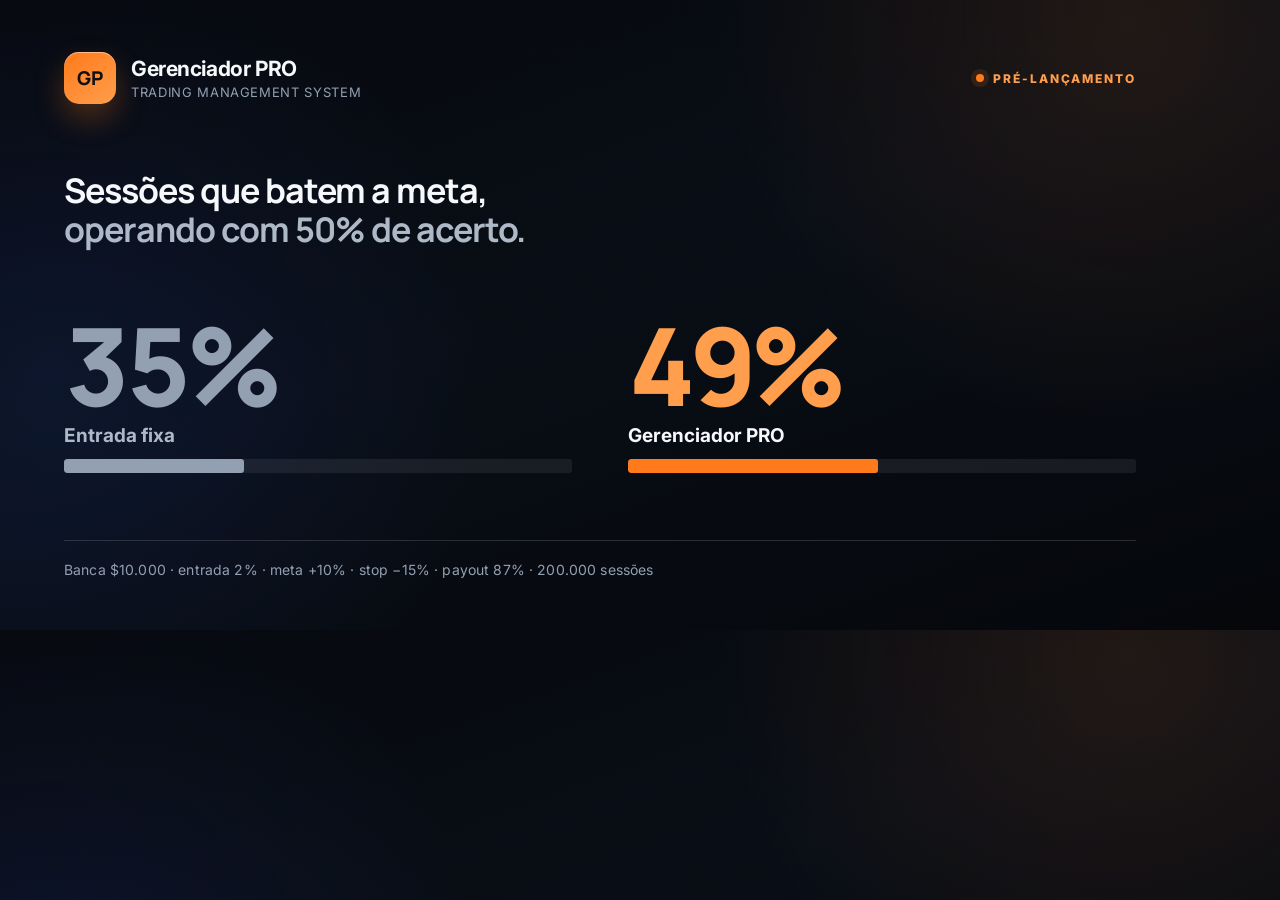
<file: og-image-fonte.html>
<!doctype html>
<html lang="pt-BR">
<head>
<meta charset="utf-8">
<link rel="preconnect" href="https://fonts.googleapis.com">
<link rel="preconnect" href="https://fonts.gstatic.com" crossorigin>
<link href="https://fonts.googleapis.com/css2?family=Inter:wght@400;500;600;700;800&family=Manrope:wght@700;800&display=swap" rel="stylesheet">
<style>
  :root {
    --orange: #ff7a1a;
    --orange-2: #ff9e4d;
    --text: #f7f8fb;
    --muted: #aeb9c8;
    --muted-2: #93a0b1;
    --line: rgba(255,255,255,.14);
  }
  * { box-sizing: border-box; margin: 0; }
  body {
    width: 1200px;
    height: 630px;
    overflow: hidden;
    position: relative;
    color: var(--text);
    background:
      radial-gradient(circle at 88% 4%, rgba(255,122,26,.10), transparent 32%),
      radial-gradient(circle at 4% 60%, rgba(55,103,255,.10), transparent 34%),
      linear-gradient(160deg, #06080d 0%, #090e16 46%, #05070b 100%);
    font-family: Inter, Arial, sans-serif;
    padding: 52px 64px;
    display: flex;
    flex-direction: column;
    justify-content: space-between;
  }
  .grid {
    position: absolute;
    inset: 0;
    opacity: .16;
    background-image:
      linear-gradient(rgba(255,255,255,.03) 1px, transparent 1px),
      linear-gradient(90deg, rgba(255,255,255,.03) 1px, transparent 1px);
    background-size: 48px 48px;
    mask-image: linear-gradient(to bottom, black, transparent 78%);
  }
  .layer { position: relative; z-index: 1; }

  header { display: flex; align-items: center; justify-content: space-between; }
  .brand { display: flex; align-items: center; gap: 15px; }
  .mark {
    width: 52px; height: 52px;
    display: grid; place-items: center;
    border-radius: 15px;
    color: #101010;
    background: linear-gradient(145deg, var(--orange), var(--orange-2));
    box-shadow: 0 14px 30px rgba(255,122,26,.28), inset 0 1px 0 rgba(255,255,255,.45);
    font-family: Manrope, sans-serif;
    font-size: 19px; font-weight: 800;
  }
  .brand-copy strong { display: block; font-size: 21px; letter-spacing: -.02em; }
  .brand-copy span { display: block; margin-top: 3px; color: var(--muted-2); font-size: 13px; letter-spacing: .05em; }
  .tag {
    display: inline-flex; align-items: center; gap: 9px;
    color: var(--orange-2);
    font-size: 12px; font-weight: 800; letter-spacing: .16em;
  }
  .tag i { width: 8px; height: 8px; border-radius: 50%; background: var(--orange); box-shadow: 0 0 0 5px rgba(255,122,26,.12); }

  .lead {
    font-family: Manrope, sans-serif;
    font-size: 34px; font-weight: 700; letter-spacing: -.03em;
    line-height: 1.15;
  }
  .lead em { font-style: normal; color: var(--muted); }

  .duo { display: grid; grid-template-columns: 1fr 1fr; gap: 56px; }
  .stat { display: flex; flex-direction: column; gap: 12px; }
  .num {
    font-family: Manrope, sans-serif;
    font-size: 108px; font-weight: 800;
    letter-spacing: -.055em; line-height: .88;
    font-variant-numeric: tabular-nums;
  }
  .stat.bad .num { color: var(--muted-2); }
  .stat.good .num { color: var(--orange-2); }
  .who { font-size: 19px; font-weight: 700; }
  .stat.bad .who { color: var(--muted); }
  .track { display: block; height: 14px; border-radius: 3px; background: rgba(255,255,255,.07); overflow: hidden; }
  .fill { display: block; height: 100%; border-radius: 3px; }
  .stat.bad .fill { width: 35.4%; background: var(--muted-2); }
  .stat.good .fill { width: 49.3%; background: var(--orange); }

  footer {
    padding-top: 20px;
    border-top: 1px solid var(--line);
    color: var(--muted-2);
    font-size: 14px;
    letter-spacing: .01em;
  }
</style>
</head>
<body>
  <div class="grid"></div>

  <header class="layer">
    <div class="brand">
      <span class="mark">GP</span>
      <span class="brand-copy">
        <strong>Gerenciador PRO</strong>
        <span>TRADING MANAGEMENT SYSTEM</span>
      </span>
    </div>
    <span class="tag"><i></i>PRÉ-LANÇAMENTO</span>
  </header>

  <p class="lead layer">
    Sessões que batem a meta,<br>
    <em>operando com 50% de acerto.</em>
  </p>

  <div class="duo layer">
    <div class="stat bad">
      <span class="num">35%</span>
      <span class="who">Entrada fixa</span>
      <span class="track"><span class="fill"></span></span>
    </div>
    <div class="stat good">
      <span class="num">49%</span>
      <span class="who">Gerenciador PRO</span>
      <span class="track"><span class="fill"></span></span>
    </div>
  </div>

  <footer class="layer">
    Banca $10.000 · entrada 2% · meta +10% · stop −15% · payout 87% · 200.000 sessões
  </footer>
</body>
</html>
</file>
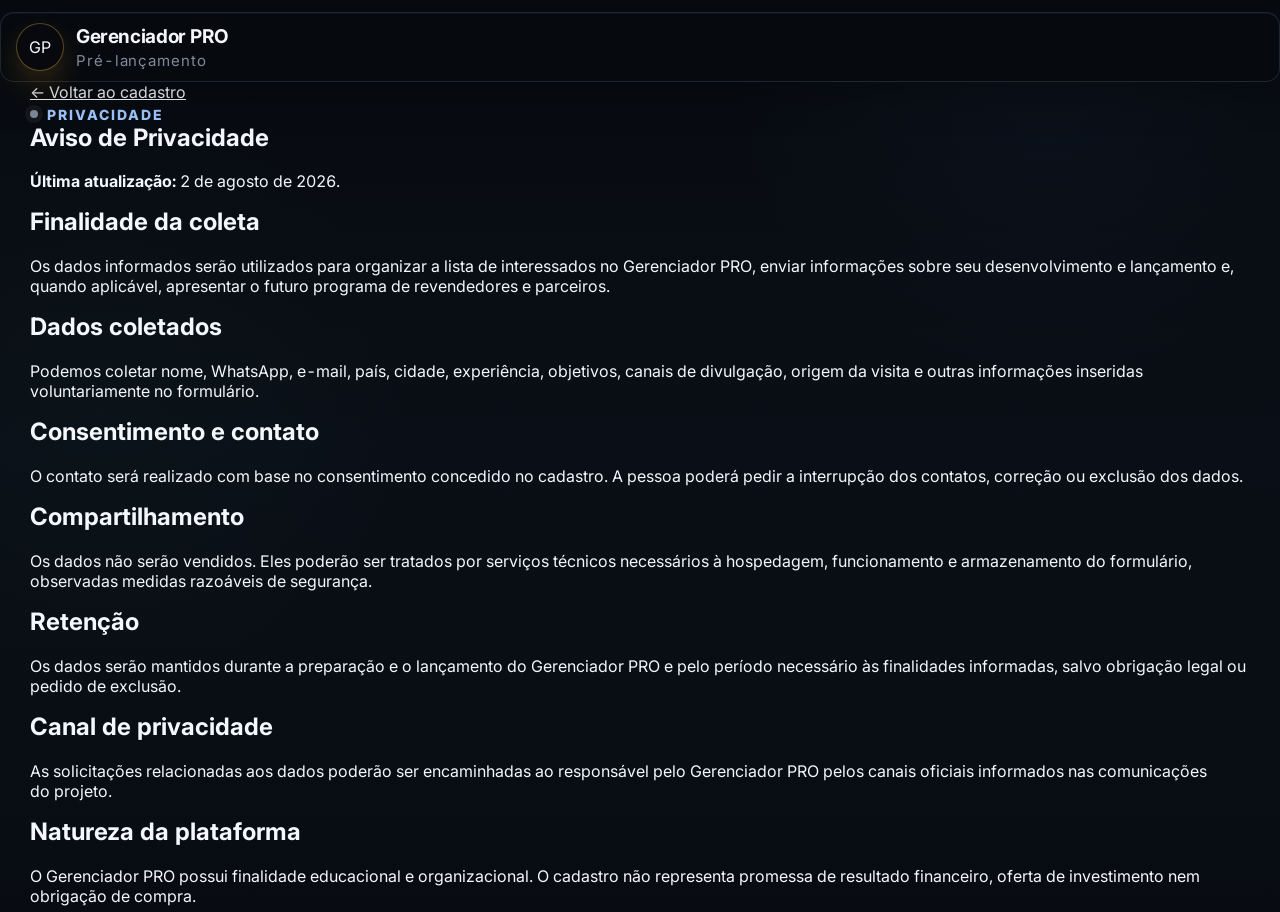
<file: privacidade.html>
<!doctype html><html lang="pt-BR" class="privacy-page"><head><meta charset="utf-8"><meta name="viewport" content="width=device-width,initial-scale=1"><meta name="theme-color" content="#090d14"><title>Aviso de Privacidade — Gerenciador PRO</title><link rel="icon" type="image/svg+xml" href="[data-uri]"><link rel="preconnect" href="https://fonts.googleapis.com"><link rel="preconnect" href="https://fonts.gstatic.com" crossorigin><link href="https://fonts.googleapis.com/css2?family=Inter:wght@400;500;600;700;800&family=Manrope:wght@700;800&display=swap" rel="stylesheet"><link rel="stylesheet" href="styles.css"></head><body><header class="site-header"><a class="brand" href="index.html"><span class="brand-mark">GP</span><span class="brand-copy"><strong>Gerenciador PRO</strong><small>Pré-lançamento</small></span></a></header><main><a class="back-link" href="index.html">← Voltar ao cadastro</a><article class="privacy-card"><span class="eyebrow"><i></i> Privacidade</span><h1>Aviso de Privacidade</h1><p><strong>Última atualização:</strong> 2 de agosto de 2026.</p><h2>Finalidade da coleta</h2><p>Os dados informados serão utilizados para organizar a lista de interessados no Gerenciador PRO, enviar informações sobre seu desenvolvimento e lançamento e, quando aplicável, apresentar o futuro programa de revendedores e parceiros.</p><h2>Dados coletados</h2><p>Podemos coletar nome, WhatsApp, e-mail, país, cidade, experiência, objetivos, canais de divulgação, origem da visita e outras informações inseridas voluntariamente no formulário.</p><h2>Consentimento e contato</h2><p>O contato será realizado com base no consentimento concedido no cadastro. A pessoa poderá pedir a interrupção dos contatos, correção ou exclusão dos dados.</p><h2>Compartilhamento</h2><p>Os dados não serão vendidos. Eles poderão ser tratados por serviços técnicos necessários à hospedagem, funcionamento e armazenamento do formulário, observadas medidas razoáveis de segurança.</p><h2>Retenção</h2><p>Os dados serão mantidos durante a preparação e o lançamento do Gerenciador PRO e pelo período necessário às finalidades informadas, salvo obrigação legal ou pedido de exclusão.</p><h2>Canal de privacidade</h2><p>As solicitações relacionadas aos dados poderão ser encaminhadas ao responsável pelo Gerenciador PRO pelos canais oficiais informados nas comunicações do projeto.</p><h2>Natureza da plataforma</h2><p>O Gerenciador PRO possui finalidade educacional e organizacional. O cadastro não representa promessa de resultado financeiro, oferta de investimento nem obrigação de compra.</p></article></main></body></html>
</file>
<file: styles.css>
/* Paleta: laranja é reservado à marca e ao CTA primário.
   Destaques repetidos usam neutro; estados usam cor semântica
   (azul = informação/seleção, verde = positivo, vermelho = negativo,
   amarelo = atenção). */
:root {
  --bg: #07090e;
  --bg-soft: #0a0e15;
  --panel: #0e141e;
  --panel-2: #121a27;
  --panel-3: #172231;
  --panel-4: #0a1018;
  --line: rgba(255,255,255,.14);
  --line-strong: rgba(255,255,255,.26);
  --surface: rgba(255,255,255,.035);
  --surface-2: rgba(255,255,255,.055);
  --text: #f7f8fb;
  --muted: #bcc6d4;
  --muted-2: #a3aebd;
  --orange: #ff7a1a;
  --orange-2: #ff9e4d;
  --orange-3: #ffc17b;
  --green: #29d99a;
  --blue: #56b7ff;
  --red: #ff6679;
  --yellow: #ffc851;
  --blue-deep-1: #123a63;
  --blue-deep-2: #1b5f96;
  --blue-deep-3: #2b7fbd;
  --tile-fg: #cfd8e3;
  --tile-bg: rgba(255,255,255,.07);
  /* Escala tipográfica: 9 passos, piso de 12px. Rótulos em caixa alta usam
     --fs-3xs; texto corrido nunca desce de --fs-xs (14px). */
  --fs-3xs: .8125rem;
  --fs-2xs: .875rem;
  --fs-xs: .9375rem;
  --fs-sm: 1rem;
  --fs-base: 1.0625rem;
  --fs-md: 1.1875rem;
  --fs-lg: 1.3125rem;
  --fs-xl: 1.625rem;
  --fs-2xl: 2rem;
  --shadow-lg: 0 35px 90px rgba(0,0,0,.46);
  --shadow-md: 0 20px 55px rgba(0,0,0,.32);
  --radius-xl: 30px;
  --radius-lg: 22px;
  --radius-md: 15px;

  /* Superfícies e tons de texto do tema escuro. O tema claro redefine
     todos eles em [data-tema="claro"], sem tocar em nenhuma regra. */
  --ground-1: #05070b;
  --ground-2: #080c13;
  --ground-3: #06080d;
  --panel-card: #0d141e;
  --panel-inset: #0a1018;
  --panel-head: #0b1119;
  --panel-deep: #070b11;
  --input-bg: #080f17;
  --input-bg-focus: #0a111a;
  --on-accent: #101318;
  --on-blue: #04121d;
  --text-2: #ced6e0;
  --green-text: #9fffd4;
  --blue-text: #a9d9fa;
  --red-text: #ffc2ca;
  --yellow-text: #ffd37f;
  --ambient-1: var(--orange);
  --ambient-2: #3757ff;
  --ambient-op: .11;
  --grade-op: .17;
  --btn-neutral-1: #1a2a3e;
  --btn-neutral-2: #07101a;
  --btn-win-1: #174b35;
  --btn-win-2: #06160f;
  --btn-loss-1: #5a1b28;
  --btn-loss-2: #1a060a;
  --btn-mini-1: #172130;
  --btn-mini-2: #080d13;

  /* Superfície de card e camadas decorativas do tema escuro.
     Estes sete tokens existiam apenas em [data-tema="claro"]. Sem eles
     aqui, todo `background: linear-gradient(…, var(--card-1), …)` era
     descartado pelo navegador e o card ficava transparente, colado ao
     fundo da página. */
  --card-1: rgba(17,25,37,.95);
  --card-2: rgba(8,12,18,.96);
  --grade-line: rgba(255,255,255,.025);
  --brilho: rgba(255,255,255,.045);
  --brilho-forte: rgba(255,255,255,.4);
  --painel-global-texto: #fff;
  --painel-global-texto-2: rgba(255,255,255,.8);

  /* Elevação: um único lugar decide borda e sombra de card, em repouso
     e sob o mouse. Antes cada componente escolhia a sua. */
  --card-border: rgba(255,255,255,.17);
  --card-border-strong: rgba(255,255,255,.32);
  --card-shadow-rest: 0 1px 2px rgba(0,0,0,.34), 0 10px 26px rgba(0,0,0,.26);
  --card-shadow-hover: 0 3px 8px rgba(0,0,0,.4), 0 22px 46px rgba(0,0,0,.36);
  --card-topo: rgba(255,255,255,.055);

  /* Sistema de leitura. Tipografia não depende do tema, então estes
     tokens vivem só aqui e nunca são redefinidos em [data-tema="claro"].

     --fs-body e --fs-lead entram na família --fs-* que já existe acima,
     em vez de abrir um prefixo --size-* paralelo: são exatamente pontes
     fluidas entre passos já definidos (--fs-sm↔--fs-base e 18px↔--fs-md),
     e dois prefixos para a mesma grandeza confundiriam quem editar depois.

     As três entrelinhas substituem os 18 valores arbitrários que o
     conteúdo de leitura usava. Continua valendo line-height: 1 em número
     grande, ícone, indicador e chip curto — ali não há texto corrido. */
  --measure-reading: 68ch;
  --leading-heading: 1.12;
  --leading-body: 1.7;
  --leading-card: 1.5;
  --fs-body: clamp(1rem, .97rem + .15vw, 1.0625rem);
  --fs-lead: clamp(1.125rem, 1.08rem + .2vw, 1.1875rem);

  /* Movimento. Uma curva só para toda a página: sai rápido, chega devagar,
     sem quicar. O atraso é escrito pelo JavaScript por grupo de cards. */
  --reveal-ease: cubic-bezier(.16, .8, .24, 1);
  --reveal-dur: .66s;
  --reveal-delay: 0ms;

  /* Trecho ainda não escolhido do trilho do divisor. */
  --split-empty: rgba(255,255,255,.14);
}

/* === Tema claro ====================================================
   Só valores mudam. Nenhuma regra de layout é duplicada.
   Os laranjas, azuis, verdes e vermelhos ficam mais escuros porque
   passam a ser lidos sobre fundo claro — os tons do tema escuro
   reprovariam contraste. */
[data-tema="claro"] {
  --bg: #f5f7fa;
  --bg-soft: #eef1f6;
  --ground-1: #fbfcfe;
  --ground-2: #f2f5f9;
  --ground-3: #eef1f6;
  --panel: #ffffff;
  --panel-2: #f4f6fa;
  --panel-3: #eaeef4;
  --panel-4: #ffffff;

  --line: rgba(12,22,38,.13);
  --line-strong: rgba(12,22,38,.24);
  --surface: rgba(12,22,38,.035);
  --surface-2: rgba(12,22,38,.065);

  --text: #0e141c;
  --text-2: #26313f;
  --muted: #4d5a6b;
  --muted-2: #586472;
  --tile-fg: #33404f;
  --tile-bg: rgba(12,22,38,.06);

  --orange: #d1620c;
  --orange-2: #a24a06;
  --orange-3: #b8560a;
  --green: #0d7a55;
  --blue: #0a6fbe;
  --red: #bc2438;
  --yellow: #8a6100;
  --green-text: #0b6647;
  --blue-text: #0a5f9f;
  --red-text: #a51f31;
  --yellow-text: #7a5500;

  --panel-card: #ffffff;
  --panel-inset: #f4f6fa;
  --panel-head: #eef1f6;
  --panel-deep: #e8ecf3;
  --input-bg: #ffffff;
  --input-bg-focus: #ffffff;
  --on-accent: #101318;   /* escuro tambem no claro: sobre laranja da 4,89:1 contra 3,84:1 do branco */
  --on-blue: #ffffff;     /* no claro o azul e escuro: branco da 5,09:1 */

  --blue-deep-1: #d7e8f7;
  --blue-deep-2: #bcd9f0;
  --blue-deep-3: #a3cbe9;

  --btn-neutral-1: #dce6f2; --btn-neutral-2: #c6d5e8;
  --btn-win-1: #bfe8d5;     --btn-win-2: #9bd8bd;
  --btn-loss-1: #f6ccd3;    --btn-loss-2: #eeaab6;
  --btn-mini-1: #eef1f6;    --btn-mini-2: #dde3ec;

  --ambient-1: #ffb066;
  --ambient-2: #8fb4ff;
  --ambient-op: .28;
  --grade-op: .5;

  --shadow-lg: 0 26px 60px rgba(18,32,56,.13);
  --shadow-md: 0 14px 38px rgba(18,32,56,.1);
  --card-1: #ffffff;
  --card-2: #f7f9fc;
  --grade-line: rgba(12,22,38,.05);
  --brilho: rgba(12,22,38,.03);
  --brilho-forte: rgba(255,255,255,.55);
  --painel-global-texto: #0e2337;
  --painel-global-texto-2: rgba(14,35,55,.78);

  /* Sobre fundo quase branco a separação vem da borda e de uma sombra
     curta; sombra longa aqui suja a página em vez de dar profundidade. */
  --card-border: rgba(12,22,38,.12);
  --card-border-strong: rgba(12,22,38,.22);
  --card-shadow-rest: 0 1px 2px rgba(18,32,56,.07), 0 6px 16px rgba(18,32,56,.07);
  --card-shadow-hover: 0 3px 8px rgba(18,32,56,.1), 0 16px 34px rgba(18,32,56,.12);
  --card-topo: rgba(255,255,255,.9);
  --split-empty: rgba(12,22,38,.16);
}

* { box-sizing: border-box; }
html { scroll-behavior: smooth; }
body {
  margin: 0;
  min-height: 100vh;
  overflow-x: hidden;
  color: var(--text);
  background:
    radial-gradient(circle at 78% 2%, rgba(255,122,26,.06), transparent 25%),
    radial-gradient(circle at 5% 42%, rgba(55,103,255,.1), transparent 28%),
    linear-gradient(180deg, var(--ground-1) 0%, var(--ground-2) 42%, var(--ground-3) 100%);
  /* --fonte-idioma entra na frente quando o idioma escolhido usa outro
     alfabeto (bengali, chines, coreano); vazia nos demais casos. */
  font-family: var(--fonte-idioma, Inter), Inter, Arial, sans-serif;
  text-rendering: optimizeLegibility;
}

a { color: inherit; }
button, input, select, textarea { font: inherit; }
button { color: inherit; }
img, svg { max-width: 100%; }
h1, h2, h3, h4 { margin-top: 0; font-family: var(--fonte-idioma, Manrope), Manrope, Inter, sans-serif; }
p { text-wrap: pretty; }
/* folga = altura do header fixo (88px) + respiro */
section { scroll-margin-top: 108px; }

/* === Revelação =====================================================
   Antes existia uma única entrada — 22px de baixo para cima — para os 69
   blocos da página, com atraso tirado do índice global. O efeito era o
   mesmo do começo ao fim e o atraso não tinha relação com o que estava
   na tela. Agora a direção da entrada vem do papel do bloco no layout, e
   o atraso é contado dentro do próprio grupo de cards.

   Só `opacity`, `transform` e — nos títulos — `clip-path` são animados:
   nenhum deles provoca relayout. */
.reveal {
  opacity: 0;
  transition:
    opacity var(--reveal-dur, .66s) var(--reveal-ease),
    transform var(--reveal-dur, .66s) var(--reveal-ease),
    clip-path var(--reveal-dur, .66s) var(--reveal-ease);
  transition-delay: var(--reveal-delay, 0ms);
  will-change: opacity, transform;
}
/* Título: entra como abertura de capítulo — sobe pouco e é descoberto
   por uma máscara que corre de cima para baixo. O estado final usa
   recuo negativo, então nada fica cortado depois que o bloco aparece. */
.reveal--heading {
  --reveal-dur: .72s;
  transform: translateY(14px);
  clip-path: inset(-20% -20% 24% -20%);
}
.reveal--up    { transform: translateY(20px); }
.reveal--left  { transform: translateX(-26px); }
.reveal--right { transform: translateX(26px); }

.reveal.is-visible {
  opacity: 1;
  transform: none;
  will-change: auto;
}
.reveal--heading.is-visible { clip-path: inset(-20% -20% -20% -20%); }

/* Onde o par esquerda/direita colapsa em coluna única, a entrada lateral
   perde o sentido e vira vertical. Isso também elimina qualquer risco de
   o deslocamento horizontal empurrar a página para fora da tela. */
@media (max-width: 900px) {
  .reveal--left, .reveal--right { transform: translateY(20px); }
}

/* `clip` — e não `hidden` — porque estas seções abrigam blocos `sticky`,
   que um contêiner de rolagem quebraria. */
.flow-section, .separation-section, .form-section, .operations-panel { overflow-x: clip; }

/* === Barra de progresso de leitura =================================
   Sem texto, sem foco, sem altura no fluxo: só informa quanto falta.
   O preenchimento anda por scaleX, nunca por width, e sem transição —
   assim a leitura é imediata inclusive com movimento reduzido. */
.reading-progress {
  position: fixed;
  inset: 0 0 auto 0;
  z-index: 300;
  height: 3px;
  pointer-events: none;
  background: transparent;
}
.reading-progress > span {
  display: block;
  height: 100%;
  transform: scaleX(0);
  transform-origin: left center;
  background: linear-gradient(90deg, var(--orange), var(--orange-3));
  will-change: transform;
}

.grid-overlay {
  position: fixed;
  inset: 0;
  z-index: -3;
  opacity: var(--grade-op);
  pointer-events: none;
  background-image:
    linear-gradient(var(--grade-line) 1px, transparent 1px),
    linear-gradient(90deg, var(--grade-line) 1px, transparent 1px);
  background-size: 46px 46px;
  mask-image: linear-gradient(to bottom, black, transparent 70%);
}

.ambient {
  position: fixed;
  width: 520px;
  height: 520px;
  border-radius: 50%;
  filter: blur(130px);
  opacity: var(--ambient-op);
  z-index: -2;
  pointer-events: none;
}
.ambient-one { right: -260px; top: 80px; background: var(--ambient-1); }
.ambient-two { left: -350px; top: 42%; background: var(--ambient-2); }

.launch-bar {
  min-height: 42px;
  padding: 8px max(20px, calc((100vw - 1220px)/2));
  display: flex;
  align-items: center;
  justify-content: space-between;
  gap: 20px;
  color: var(--text-2);
  background: linear-gradient(90deg, rgba(255,255,255,.05), rgba(255,255,255,.012));
  border-bottom: 1px solid var(--line);
  font-size: var(--fs-xs);
  letter-spacing: .02em;
}
.launch-bar > div { display: flex; align-items: center; gap: 10px; }
.launch-bar strong { color: var(--text-2); letter-spacing: .12em; font-size: var(--fs-xs); }
.launch-bar a {
  min-height: 24px;
  display: inline-flex;
  align-items: center;
  text-decoration: none;
  color: var(--orange-2);
  font-weight: 800;
  white-space: nowrap;
}
.launch-pulse {
  width: 7px;
  height: 7px;
  border-radius: 50%;
  background: var(--orange);
  box-shadow: 0 0 0 6px rgba(255,122,26,.09);
  animation: pulse 2s infinite;
}
@keyframes pulse {
  0%,100% { box-shadow: 0 0 0 5px rgba(255,122,26,.08); }
  50% { box-shadow: 0 0 0 10px rgba(255,122,26,0); }
}

.site-header, main, footer {
  width: min(1220px, calc(100% - 40px));
  margin: 0 auto;
}
.site-header {
  min-height: 92px;
  padding: 0 26px;
  display: flex;
  align-items: center;
  justify-content: space-between;
  gap: 28px;
  border-bottom: 1px solid var(--line);
}
.brand {
  display: flex;
  align-items: center;
  gap: 13px;
  text-decoration: none;
  flex: 0 0 auto;
}
.brand-mark {
  width: 46px;
  height: 46px;
  display: grid;
  place-items: center;
  flex: 0 0 auto;
  overflow: hidden;
  border: 0;
  border-radius: 50%;
  background: #07090e;
  box-shadow:
    0 0 0 1px rgba(255,200,81,.3),
    0 14px 30px rgba(218,158,30,.2);
}
.brand-mark img {
  width: 100%;
  height: 100%;
  display: block;
  object-fit: contain;
}
.brand-mark.small { width: 38px; height: 38px; }
.brand-copy { display: flex; flex-direction: column; gap: 3px; }
.brand-copy strong { font-size: var(--fs-md); letter-spacing: -.02em; }
.brand-copy small { color: var(--muted-2); font-size: var(--fs-xs); letter-spacing: .06em; }
.header-nav { display: flex; align-items: center; gap: 28px; }
.header-nav > a {
  min-height: 40px;
  display: inline-flex;
  align-items: center;
  color: var(--muted);
  text-decoration: none;
  font-size: var(--fs-sm);
  font-weight: 700;
  transition: color .2s, border-color .2s, transform .2s;
}
.header-nav > a:hover { color: var(--text); }
.header-link {
  min-height: 40px;
  padding: 0 17px;
  display: inline-flex;
  align-items: center;
  border: 1px solid rgba(255,122,26,.35);
  border-radius: 999px;
  background: rgba(255,122,26,.07);
  color: var(--text) !important;
}
.header-link:hover { transform: translateY(-1px); border-color: var(--orange); }

.eyebrow {
  display: inline-flex;
  align-items: center;
  gap: 9px;
  color: var(--muted);
  font-size: var(--fs-2xs);
  font-weight: 800;
  letter-spacing: .14em;
  text-transform: uppercase;
}
.eyebrow i {
  width: 8px;
  height: 8px;
  border-radius: 50%;
  background: var(--muted-2);
  box-shadow: 0 0 0 5px rgba(255,255,255,.05);
}
.eyebrow.brand { color: var(--orange-2); }
.eyebrow.brand i { background: var(--orange); box-shadow: 0 0 0 5px rgba(255,122,26,.1); }
.eyebrow.light { color: var(--blue-text); }
.eyebrow.light i { background: #fff; box-shadow: 0 0 0 5px rgba(255,255,255,.12); }

.hero {
  min-height: 780px;
  padding: 86px 0 120px;
  display: grid;
  grid-template-columns: 1.03fr .97fr;
  gap: 68px;
  align-items: center;
}
.hero h1 {
  max-width: 760px;
  margin: 24px 0;
  font-size: clamp(2.5rem, 5.2vw, 4.25rem);
  line-height: var(--leading-heading);
  letter-spacing: -.065em;
  text-wrap: balance;
}
.hero h1 span {
  color: transparent;
  background: linear-gradient(100deg, var(--orange), var(--orange-3));
  background-clip: text;
  -webkit-background-clip: text;
}
/* Nível 1 — abertura. Ponto de entrada visual da seção: maior que o
   corpo, mais claro que o corpo, mas sem disputar com o título. */
.hero-description {
  max-width: var(--measure-reading);
  margin: 0;
  color: var(--text-2);
  font-size: var(--fs-lead);
  font-weight: 500;
  line-height: var(--leading-body);
  text-wrap: pretty;
}
.hero-actions { display: flex; flex-wrap: wrap; gap: 12px; margin-top: 34px; }
.button {
  min-height: 52px;
  padding: 0 22px;
  display: inline-flex;
  align-items: center;
  justify-content: center;
  gap: 10px;
  border: 1px solid transparent;
  border-radius: 13px;
  cursor: pointer;
  text-decoration: none;
  font-size: var(--fs-base);
  font-weight: 850;
  transition: transform .2s, box-shadow .2s, border-color .2s;
}
.button:hover { transform: translateY(-2px); }
.button-primary {
  color: var(--on-accent);
  background: linear-gradient(135deg, var(--orange), var(--orange-2));
  box-shadow: 0 18px 45px rgba(255,122,26,.22), inset 0 1px 0 var(--brilho-forte);
}
.button-primary:hover { box-shadow: 0 22px 54px rgba(255,122,26,.28); }
.button-secondary {
  color: var(--text);
  background: var(--surface);
  border-color: var(--line-strong);
}
.hero-proof {
  margin-top: 32px;
  display: flex;
  flex-wrap: wrap;
  gap: 12px;
}
.hero-proof span {
  min-height: 44px;
  padding: 8px 13px;
  display: inline-flex;
  align-items: center;
  gap: 8px;
  color: var(--muted);
  border: 1px solid var(--line);
  border-radius: 12px;
  background: var(--surface);
  font-size: var(--fs-xs);
}
.hero-proof b { color: var(--text); font-size: var(--fs-base); }

.command-center {
  position: relative;
  overflow: hidden;
  padding: 19px;
  border: 1px solid var(--line-strong);
  border-radius: 30px;
  background:
    linear-gradient(160deg, var(--card-1), var(--card-2));
  box-shadow: var(--shadow-lg), inset 0 1px 0 rgba(255,255,255,.06);
}
.command-center::after {
  content: "";
  position: absolute;
  inset: 0;
  pointer-events: none;
  border-radius: inherit;
  background: linear-gradient(115deg, var(--brilho), transparent 22%);
}
.command-glow {
  position: absolute;
  width: 240px;
  height: 240px;
  right: -110px;
  top: -130px;
  border-radius: 50%;
  background: rgba(86,183,255,.24);
  filter: blur(72px);
}
.command-topbar {
  position: relative;
  z-index: 1;
  min-height: 62px;
  padding: 0 4px 15px;
  display: flex;
  align-items: center;
  justify-content: space-between;
  gap: 14px;
  border-bottom: 1px solid var(--line);
}
.command-brand { display: flex; align-items: center; gap: 11px; }
.command-brand > span {
  width: 34px;
  height: 34px;
  display: grid;
  place-items: center;
  border-radius: 10px;
  color: var(--on-accent);
  background: var(--orange);
  font-size: var(--fs-xs);
  font-weight: 900;
}
.command-brand div { display: flex; flex-direction: column; gap: 3px; }
.command-brand strong { font-size: var(--fs-sm); }
.command-brand small { color: var(--muted-2); font-size: var(--fs-2xs); }
.online-badge {
  display: inline-flex;
  align-items: center;
  gap: 7px;
  color: var(--muted);
  font-size: var(--fs-2xs);
}
.online-badge i {
  width: 7px;
  height: 7px;
  border-radius: 50%;
  background: var(--green);
  box-shadow: 0 0 12px rgba(41,217,154,.75);
}
.status-ribbon {
  position: relative;
  z-index: 1;
  padding: 15px 0 13px;
  display: grid;
  grid-template-columns: repeat(4,1fr);
  gap: 7px;
}
.status-chip {
  min-height: 34px;
  padding: 5px 7px;
  display: flex;
  align-items: center;
  justify-content: center;
  text-align: center;
  border: 1px solid var(--line);
  border-radius: 9px;
  background: var(--panel-inset);
  color: var(--muted);
  font-size: var(--fs-3xs);
  font-weight: 800;
  line-height: 1.25;
  letter-spacing: .04em;
}
.status-chip.official { color: var(--green-text); border-color: rgba(41,217,154,.24); }
.status-chip.cycles { color: var(--yellow-text); border-color: rgba(255,200,81,.25); }
.status-chip.guided { color: var(--blue-text); border-color: rgba(86,183,255,.25); }
.status-chip.compound { color: var(--text-2); }
.command-summary {
  position: relative;
  z-index: 1;
  display: grid;
  grid-template-columns: 1.45fr .8fr .7fr;
  gap: 8px;
}
.command-summary > div {
  min-height: 86px;
  padding: 15px;
  display: flex;
  flex-direction: column;
  justify-content: space-between;
  gap: 8px;
  border: 1px solid var(--line);
  border-radius: 13px;
  background: var(--surface);
}
.command-summary small { color: var(--muted-2); font-size: var(--fs-3xs); }
.command-summary strong { font-size: var(--fs-md); letter-spacing: -.035em; }
.command-summary > div:first-child strong { font-size: var(--fs-lg); color: #fff; }
.plan-preview {
  position: relative;
  z-index: 1;
  overflow: hidden;
  margin-top: 10px;
  border: 1px solid var(--line);
  border-radius: 15px;
  background: var(--panel-inset);
}
.plan-head, .plan-row {
  display: grid;
  grid-template-columns: 1.35fr .8fr .8fr 1fr;
  align-items: center;
  gap: 8px;
}
.plan-head {
  min-height: 34px;
  padding: 0 13px;
  color: var(--muted-2);
  border-bottom: 1px solid var(--line);
  background: var(--panel-head);
  font-size: var(--fs-3xs);
  font-weight: 800;
}
.plan-row {
  min-height: 76px;
  padding: 10px 13px;
  border-bottom: 1px solid var(--line);
}
.plan-row:last-child { border-bottom: 0; }
.plan-row.active {
  background: linear-gradient(90deg, var(--card-1), var(--card-2));
  box-shadow: inset 3px 0 0 var(--blue);
}
.plan-row.locked { opacity: .48; }
.plan-row > div:first-child { display: flex; flex-direction: column; gap: 4px; }
.plan-row small { color: var(--muted-2); font-size: var(--fs-3xs); }
.plan-row strong { font-size: var(--fs-xs); }
.plan-row > b { font-size: var(--fs-xs); font-weight: 700; }
.mini-actions { display: flex; justify-content: flex-end; gap: 5px; }
.mini-actions span {
  width: 28px;
  height: 28px;
  display: grid;
  place-items: center;
  border: 1px solid var(--line-strong);
  border-radius: 9px;
  background: linear-gradient(145deg,var(--btn-mini-1),var(--btn-mini-2));
  box-shadow: inset 0 1px 0 rgba(255,255,255,.12), 0 4px 9px rgba(0,0,0,.35);
  color: var(--muted-2);
  font-size: var(--fs-2xs);
  font-weight: 900;
}
.mini-actions .copy { color: var(--blue-text); border-color: rgba(86,183,255,.38); }
.mini-actions .win { color: var(--green-text); border-color: rgba(41,217,154,.38); }
.mini-actions .loss { color: var(--red-text); border-color: rgba(255,102,121,.38); }
.guided-message {
  position: relative;
  z-index: 1;
  margin-top: 10px;
  padding: 13px 14px;
  display: flex;
  align-items: center;
  gap: 11px;
  border: 1px solid rgba(86,183,255,.2);
  border-radius: 13px;
  background: rgba(86,183,255,.055);
}
.guided-message i {
  width: 9px;
  height: 9px;
  flex: 0 0 auto;
  border-radius: 50%;
  background: var(--blue);
  box-shadow: 0 0 0 6px rgba(86,183,255,.08), 0 0 18px rgba(86,183,255,.55);
}
.guided-message div { display: flex; flex-direction: column; gap: 4px; }
.guided-message strong { font-size: var(--fs-xs); }
.guided-message span { color: var(--muted); font-size: var(--fs-3xs); }

.statement-section {
  padding: 42px 0 105px;
  display: grid;
  grid-template-columns: .35fr 1.65fr;
  gap: 55px;
  align-items: start;
}
.statement-label {
  padding-top: 12px;
  color: var(--muted-2);
  font-size: var(--fs-2xs);
  font-weight: 900;
  letter-spacing: .16em;
}
.statement-copy {
  padding-left: 40px;
  border-left: 1px solid var(--line);
}
.statement-copy h2 {
  max-width: 900px;
  margin-bottom: 18px;
  font-size: clamp(2rem,3.8vw,3rem);
  line-height: var(--leading-heading);
  letter-spacing: -.055em;
  text-wrap: balance;
}
.statement-copy h2 span {
  color: var(--text);
  text-decoration: underline;
  text-decoration-color: rgba(255,122,26,.55);
  text-decoration-thickness: 3px;
  text-underline-offset: 8px;
}
/* Nível 2 — corpo principal. */
.statement-copy p {
  max-width: var(--measure-reading);
  margin: 0;
  color: var(--muted);
  font-size: var(--fs-body);
  line-height: var(--leading-body);
  text-wrap: pretty;
}

.comparison-section,
.simulation-section,
.prova-section,
.compat-section,
.exclusive-section,
.flow-section,
.operations-section,
.intelligence-section,
.separation-section,
.global-section,
.boundaries-section,
.participation-section,
.form-section {
  padding: 112px 0;
  border-top: 1px solid var(--line);
}
.section-heading {
  max-width: 800px;
  margin: 0 auto 54px;
  text-align: center;
}
.section-heading.left { max-width: 850px; margin-left: 0; text-align: left; }
.section-heading h2,
.flow-intro h2,
.operations-copy h2,
.separation-copy h2,
.boundaries-copy h2,
.form-intro h2 {
  margin: 19px 0 15px;
  font-size: clamp(1.9rem,3.6vw,2.75rem);
  line-height: var(--leading-heading);
  letter-spacing: -.055em;
  text-wrap: balance;
}
/* Nível 1 — abertura de seção. */
.section-heading p,
.flow-intro p,
.operations-copy > p,
.separation-copy p,
.form-intro > p {
  margin: 0;
  max-width: var(--measure-reading);
  color: var(--text-2);
  font-size: var(--fs-lead);
  font-weight: 500;
  line-height: var(--leading-body);
  text-wrap: pretty;
}
/* A caixa de leitura acompanha o alinhamento que o bloco já tinha:
   centralizada onde o cabeçalho é centralizado, encostada à esquerda
   onde ele é `.left`. Nenhum texto muda de alinhamento. */
.section-heading > p { margin-inline: auto; }
.section-heading.left > p { margin-inline: 0; }

.comparison-shell {
  position: relative;
  overflow: hidden;
  border: 1px solid var(--line-strong);
  border-radius: 24px;
  background: linear-gradient(160deg, var(--card-1), var(--card-2));
  box-shadow: var(--shadow-md);
}
.comparison-shell::after {
  content: "";
  position: absolute;
  top: 0;
  right: 0;
  bottom: 0;
  width: 46px;
  opacity: 0;
  pointer-events: none;
  background: linear-gradient(90deg, transparent, rgba(9,13,20,.94) 82%);
  transition: opacity .25s;
}
.comparison-shell.has-more-scroll::after { opacity: 1; }
.comparison-header, .comparison-row {
  display: grid;
  grid-template-columns: 1.05fr .95fr 1.15fr;
}
.comparison-header {
  min-height: 68px;
  align-items: stretch;
  border-bottom: 1px solid var(--line);
  background: var(--panel-head);
  color: var(--muted-2);
  font-size: var(--fs-2xs);
  font-weight: 900;
  letter-spacing: .12em;
}
.comparison-header > div {
  padding: 0 25px;
  display: flex;
  align-items: center;
}
.comparison-header .sheet-head { border-left: 1px solid var(--line); }
.comparison-header .pro-head {
  gap: 9px;
  color: var(--text-2);
  border-left: 1px solid var(--line-strong);
  background: var(--surface);
}
.pro-head span {
  width: 28px;
  height: 28px;
  display: grid;
  place-items: center;
  border-radius: 8px;
  color: var(--on-accent);
  background: var(--orange);
  font-size: var(--fs-3xs);
}
.comparison-row { min-height: 88px; border-bottom: 1px solid var(--line); }
.comparison-row:last-child { border-bottom: 0; }
.comparison-row > div { padding: 18px 25px; display: flex; align-items: center; gap: 11px; }
.comparison-row > div:first-child { flex-direction: column; align-items: flex-start; justify-content: center; gap: 5px; }
.comparison-row > div:first-child strong { font-size: var(--fs-sm); }
.comparison-row > div:first-child span { color: var(--muted-2); font-size: var(--fs-2xs); }
.sheet-cell { border-left: 1px solid var(--line); color: var(--muted); background: var(--line); }
.pro-cell { border-left: 1px solid var(--line-strong); color: var(--text-2); background: var(--line); }
.sheet-cell span, .pro-cell span { font-size: var(--fs-xs); line-height: 1.5; }
.check, .minus, .partial {
  width: 25px;
  height: 25px;
  flex: 0 0 auto;
  display: grid;
  place-items: center;
  border-radius: 8px;
  font-style: normal;
  font-size: var(--fs-sm);
  font-weight: 900;
}
.check { color: var(--green); background: rgba(41,217,154,.09); }
.minus { color: var(--muted-2); background: var(--surface-2); }
.partial { color: var(--yellow); background: rgba(255,200,81,.08); }
.comparison-note {
  margin: 15px 0 0;
  max-width: var(--measure-reading);
  color: var(--muted-2);
  font-size: var(--fs-2xs);
  line-height: 1.6;
  text-wrap: pretty;
}

.exclusive-grid {
  display: grid;
  grid-template-columns: repeat(6,1fr);
  gap: 16px;
}
.exclusive-card {
  grid-column: span 2;
  min-height: 420px;
  padding: 29px;
  position: relative;
  overflow: hidden;
  border: 1px solid var(--line);
  border-radius: 23px;
  background: linear-gradient(155deg, var(--card-1), var(--card-2));
  transition: transform .22s, border-color .22s;
}
.exclusive-card:hover { transform: translateY(-4px); border-color: var(--line-strong); }
.exclusive-card.hero-feature {
  grid-column: span 3;
  min-height: 465px;
  background:
    radial-gradient(circle at 90% 5%, rgba(86,183,255,.14), transparent 28%),
    linear-gradient(155deg, var(--card-1), var(--card-2));
  border-color: rgba(86,183,255,.2);
}
.exclusive-card:nth-child(2) { grid-column: span 3; min-height: 465px; }
.card-tag {
  display: inline-flex;
  padding: 7px 10px;
  border: 1px solid var(--line-strong);
  border-radius: 999px;
  color: var(--muted);
  background: var(--surface);
  font-size: var(--fs-3xs);
  font-weight: 900;
  letter-spacing: .11em;
}
.exclusive-icon {
  width: 48px;
  height: 48px;
  margin-top: 24px;
  display: grid;
  place-items: center;
  border: 1px solid var(--line-strong);
  border-radius: 14px;
  color: var(--tile-fg);
  background: var(--tile-bg);
  font-size: var(--fs-sm);
  font-weight: 900;
}
.guided-icon { color: var(--blue); border-color: rgba(86,183,255,.25); background: rgba(86,183,255,.08); }
.exclusive-card h3 { margin: 22px 0 10px; font-size: var(--fs-lg); letter-spacing: -.035em; }
.exclusive-card > p { margin: 0; color: var(--muted); font-size: var(--fs-sm); line-height: 1.72; }
.exclusive-card ul {
  list-style: none;
  margin: 23px 0 0;
  padding: 0;
  display: grid;
  gap: 11px;
}
.exclusive-card li {
  position: relative;
  padding-left: 17px;
  color: var(--text-2);
  font-size: var(--fs-sm);
  line-height: 1.5;
}
.exclusive-card li::before {
  content: "";
  position: absolute;
  left: 0;
  top: .55em;
  width: 6px;
  height: 6px;
  border-radius: 50%;
  background: var(--muted-2);
}
.feature-quote {
  position: absolute;
  left: 29px;
  right: 29px;
  bottom: 28px;
  padding: 14px 15px;
  border: 1px solid rgba(86,183,255,.16);
  border-radius: 12px;
  color: var(--blue-text);
  background: rgba(86,183,255,.05);
  font-size: var(--fs-xs);
  font-style: italic;
}
.split-demo { margin-top: 26px; }
.split-demo > div:first-child, .split-demo > div:last-child {
  display: flex;
  align-items: center;
  justify-content: space-between;
  color: var(--muted);
  font-size: var(--fs-xs);
}
.split-demo b { color: var(--green); font-size: var(--fs-base); }
/* O trilho era um enfeite: gradiente parado em 35% e uma bolinha parada
   em 35%. Agora ele é um `input[type=range]` de verdade, transparente por
   cima, e o desenho continua sendo o trilho mais o indicador — os dois
   posicionados pela mesma conta que o navegador usa para o polegar, de
   modo que o que se vê e o valor real nunca se separam.
   --split-n é a fração (0 a 1), escrita pelo JavaScript. */
.split-track {
  --split-n: .35;
  --split-pos: calc(10px + (100% - 20px) * var(--split-n));
  height: 9px;
  margin: 16px 0;
  position: relative;
  border-radius: 99px;
  background: linear-gradient(90deg,
    var(--green) var(--split-pos),
    var(--split-empty) var(--split-pos));
}
.split-track > i {
  position: absolute;
  left: var(--split-pos);
  top: 50%;
  width: 20px;
  height: 20px;
  transform: translate(-50%,-50%);
  border: 4px solid var(--panel-card);
  border-radius: 50%;
  background: var(--green);
  box-shadow: 0 3px 12px rgba(41,217,154,.4);
  pointer-events: none;
}
/* O controle nativo cobre o trilho inteiro e fica invisível: quem
   desenha é o `i` acima. Assim o mouse, o toque, as setas, Home e End
   funcionam sozinhos, sem nenhum evento reimplementado à mão. */
.split-range {
  position: absolute;
  left: 0;
  top: 50%;
  width: 100%;
  height: 30px;          /* alvo de toque folgado, acima dos 24px da WCAG */
  margin: 0;
  transform: translateY(-50%);
  -webkit-appearance: none;
  appearance: none;
  background: transparent;
  cursor: pointer;
  opacity: 0;
}
/* O polegar precisa medir os mesmos 20px do indicador visível: é a
   largura dele que define o recuo do percurso nas duas pontas. */
.split-range::-webkit-slider-thumb {
  -webkit-appearance: none;
  width: 20px;
  height: 20px;
  border: 0;
  border-radius: 50%;
  background: var(--green);
}
.split-range::-moz-range-thumb {
  width: 20px;
  height: 20px;
  border: 0;
  border-radius: 50%;
  background: var(--green);
}
.split-range:focus { outline: none; }
/* O foco é desenhado no indicador, que é o que a pessoa enxerga. */
.split-range:focus-visible ~ i {
  outline: 3px solid var(--blue);
  outline-offset: 3px;
}
.lock-options { margin-top: 28px; display: grid; grid-template-columns: repeat(4,1fr); gap: 7px; }
.lock-options button {
  min-height: 38px;
  padding: 0;
  display: grid;
  place-items: center;
  border: 1px solid var(--line);
  border-radius: 10px;
  color: var(--text-2);
  background: var(--surface);
  font-family: inherit;
  font-size: var(--fs-xs);
  font-weight: 800;
  cursor: pointer;
}
/* O estado deixou de morar na posição (`:first-child`) e passou a morar
   no aria-pressed — a mesma coisa que o leitor de tela anuncia. Além da
   cor, a opção escolhida ganha preenchimento sólido, inversão de
   contraste no texto e uma elevação curta. */
.lock-options button[aria-pressed="true"] {
  color: var(--on-blue);
  background: var(--blue);
  border-color: var(--blue);
  box-shadow: 0 2px 8px rgba(0,0,0,.25);
}
.lock-options button:hover:not([aria-pressed="true"]) { color: var(--text); background: var(--surface-2); border-color: var(--line-strong); }

.flow-section {
  display: grid;
  grid-template-columns: .78fr 1.22fr;
  gap: 70px;
  align-items: center;
}
.flow-intro { position: sticky; top: 40px; align-self: start; }
.flow-board {
  padding: 30px;
  border: 1px solid var(--line-strong);
  border-radius: 26px;
  background: linear-gradient(155deg, var(--card-1), var(--card-2));
  box-shadow: var(--shadow-md);
}
.flow-node {
  max-width: 520px;
  margin: auto;
  padding: 21px;
  text-align: center;
  border: 1px solid var(--line);
  border-radius: 17px;
  background: var(--panel-card);
}
.flow-node.start { border-color: rgba(86,183,255,.28); box-shadow: inset 0 0 30px rgba(86,183,255,.045); }
.flow-node small { display: block; color: var(--muted-2); font-size: var(--fs-3xs); font-weight: 900; letter-spacing: .12em; }
.flow-node strong { display: block; margin: 8px 0 5px; font-size: var(--fs-md); }
.flow-node > span { color: var(--muted); font-size: var(--fs-xs); }
.flow-branch {
  margin: 13px auto;
  max-width: 560px;
  display: grid;
  grid-template-columns: 1fr 1fr;
  gap: 12px;
}
.branch {
  min-height: 78px;
  padding: 14px;
  display: flex;
  flex-direction: column;
  justify-content: center;
  gap: 7px;
  text-align: center;
  border: 1px solid var(--line);
  border-radius: 14px;
  background: var(--surface);
}
.branch b { font-size: var(--fs-2xs); letter-spacing: .08em; }
.branch span { color: var(--muted); font-size: var(--fs-2xs); }
.win-branch b { color: var(--green); }
.loss-branch b { color: var(--red); }
.flow-arrow { padding: 10px 0; text-align: center; color: var(--muted-2); }
.split-node > div { margin-top: 13px; display: grid; grid-template-columns: 1fr 1fr; gap: 8px; }
.split-node > div span {
  min-height: 35px;
  display: grid;
  place-items: center;
  border: 1px solid var(--line);
  border-radius: 9px;
  color: var(--muted);
  background: var(--surface);
  font-size: var(--fs-2xs);
}
.flow-rules { margin-top: 17px; display: grid; gap: 9px; }
.flow-rules article {
  padding: 14px 15px;
  display: grid;
  grid-template-columns: 28px 1fr;
  gap: 11px;
  align-items: center;
  border: 1px solid var(--line);
  border-radius: 13px;
  background: var(--surface);
}
.flow-rules article div { display: flex; flex-direction: column; gap: 4px; }
.flow-rules strong { font-size: var(--fs-xs); }
.flow-rules span { color: var(--muted-2); font-size: var(--fs-xs); }

.operations-panel {
  padding: 42px;
  display: grid;
  grid-template-columns: 1fr .9fr;
  gap: 60px;
  align-items: center;
  border: 1px solid var(--line-strong);
  border-radius: 30px;
  background:
    radial-gradient(circle at 85% 12%, rgba(86,183,255,.1), transparent 26%),
    linear-gradient(145deg, var(--card-1), var(--card-2));
  box-shadow: var(--shadow-md);
}
.operations-points { margin-top: 31px; display: grid; grid-template-columns: 1fr 1fr; gap: 12px; }
.operations-points article {
  padding: 16px;
  display: grid;
  grid-template-columns: 34px 1fr;
  gap: 10px;
  border: 1px solid var(--line);
  border-radius: 13px;
  background: var(--surface);
}
.operations-points article > span {
  width: 31px;
  height: 31px;
  display: grid;
  place-items: center;
  border-radius: 9px;
  color: var(--tile-fg);
  background: var(--tile-bg);
  font-size: var(--fs-3xs);
  font-weight: 900;
}
.operations-points strong { font-size: var(--fs-xs); }
.operations-points p { margin: 5px 0 0; color: var(--muted-2); font-size: var(--fs-xs); }
.control-showcase {
  padding: 29px;
  border: 1px solid var(--line);
  border-radius: 22px;
  background: var(--panel-inset);
  box-shadow: inset 0 1px 0 rgba(255,255,255,.05);
}
.showcase-label { color: var(--muted-2); font-size: var(--fs-2xs); font-weight: 900; letter-spacing: .13em; }
.showcase-buttons {
  margin: 28px 0 22px;
  display: grid;
  grid-template-columns: repeat(3,1fr);
  gap: 15px;
}
.showcase-buttons button {
  min-height: 105px;
  display: flex;
  flex-direction: column;
  align-items: center;
  justify-content: center;
  gap: 10px;
  border: 1px solid rgba(86,183,255,.34);
  border-radius: 22px;
  background: linear-gradient(145deg,var(--btn-neutral-1),var(--btn-neutral-2));
  color: var(--blue-text);
  box-shadow:
    0 10px 0 var(--panel-deep),
    0 18px 28px rgba(0,0,0,.45),
    inset 0 2px 0 rgba(255,255,255,.2),
    inset 0 -8px 18px rgba(0,0,0,.45);
  font-size: var(--fs-xl);
  font-weight: 900;
}
.showcase-buttons button.w {
  color: var(--green-text);
  border-color: rgba(41,217,154,.38);
  background: linear-gradient(145deg,var(--btn-win-1),var(--btn-win-2));
}
.showcase-buttons button.l {
  color: var(--red-text);
  border-color: rgba(255,102,121,.4);
  background: linear-gradient(145deg,var(--btn-loss-1),var(--btn-loss-2));
}
.showcase-buttons small { font-size: var(--fs-3xs); letter-spacing: .12em; opacity: .75; }
.style-switch {
  padding: 5px;
  display: grid;
  grid-template-columns: 1fr 1fr;
  border: 1px solid var(--line);
  border-radius: 11px;
  background: var(--panel-deep);
}
/* Eram dois `span` com cara de botão. Agora são botões de verdade, com
   o mesmo desenho — o estado mora em aria-pressed, não numa classe
   paralela que pudesse discordar do que o leitor de tela anuncia. */
.style-switch button {
  min-height: 33px;
  padding: 0;
  display: grid;
  place-items: center;
  border: 1px solid transparent;
  border-radius: 8px;
  color: var(--muted-2);
  background: transparent;
  font-family: inherit;
  font-size: var(--fs-3xs);
  font-weight: 900;
  letter-spacing: .07em;
  cursor: pointer;
}
/* A opção ativa não se distingue só pela cor: ganha preenchimento e
   contorno próprios, além do aria-pressed. */
.style-switch button[aria-pressed="true"] {
  color: var(--on-blue);
  background: var(--blue);
  border-color: var(--blue);
}
.style-switch button:hover:not([aria-pressed="true"]) { color: var(--text-2); background: var(--surface); }
.style-switch button:active { transform: scale(.97); }
.showcase-status {
  margin-top: 13px;
  padding: 14px;
  display: flex;
  align-items: center;
  justify-content: space-between;
  gap: 12px;
  border: 1px solid rgba(41,217,154,.14);
  border-radius: 11px;
  background: rgba(41,217,154,.035);
}
.showcase-status span { display: flex; align-items: center; gap: 7px; color: var(--muted); font-size: var(--fs-2xs); }
.showcase-status i { width: 7px; height: 7px; border-radius: 50%; background: var(--green); }
.showcase-status b { font-size: var(--fs-2xs); color: var(--green-text); }

/* === Prévia dos controles operacionais =============================
   Os três botões já eram `<button>`, mas não respondiam a nada. Aqui
   entram só os estados: convite ao clique, seleção e acabamento. A
   geometria — altura, raio, corpo da fonte, espaçamento — não muda em
   nenhum estado, então nada salta quando o acabamento troca. */
.showcase-buttons button { cursor: pointer; }
.showcase-buttons button:hover { border-color: rgba(86,183,255,.6); }
.showcase-buttons button.w:hover { border-color: rgba(41,217,154,.68); }
.showcase-buttons button.l:hover { border-color: rgba(255,102,121,.7); }

/* Seleção de WIN/LOSS: além da cor, um anel próprio e a superfície mais
   acesa. O anel é `box-shadow`, não borda, para não deslocar um pixel. */
.showcase-buttons button.w[aria-pressed="true"] {
  border-color: var(--green);
  background: linear-gradient(145deg, #1f6b4a, #0b2418);
  box-shadow:
    0 0 0 2px var(--green),
    0 10px 0 var(--panel-deep),
    0 18px 28px rgba(0,0,0,.45),
    inset 0 2px 0 rgba(255,255,255,.22);
}
.showcase-buttons button.l[aria-pressed="true"] {
  border-color: var(--red);
  background: linear-gradient(145deg, #7d2536, #240810);
  box-shadow:
    0 0 0 2px var(--red),
    0 10px 0 var(--panel-deep),
    0 18px 28px rgba(0,0,0,.45),
    inset 0 2px 0 rgba(255,255,255,.22);
}

/* Confirmação do COPY: um pulso curto no próprio botão. Sem toast, sem
   modal, sem trocar o texto. */
.showcase-buttons button.is-copied {
  border-color: var(--blue);
  box-shadow:
    0 0 0 2px var(--blue),
    0 10px 0 var(--panel-deep),
    0 18px 28px rgba(0,0,0,.45),
    inset 0 2px 0 rgba(255,255,255,.3);
}

/* Acabamento REFINED FLAT: sem a saliência de 10px, sem o relevo duplo
   e sem gradiente forte. Só a superfície, uma borda e uma sombra rasa —
   as cores semânticas de WIN e LOSS continuam as mesmas. */
.showcase-buttons.flat button {
  background: var(--btn-neutral-1);
  box-shadow: 0 1px 2px rgba(0,0,0,.3), inset 0 1px 0 rgba(255,255,255,.05);
}
.showcase-buttons.flat button.w { background: var(--btn-win-1); }
.showcase-buttons.flat button.l { background: var(--btn-loss-1); }
.showcase-buttons.flat button:active { transform: translateY(1px); box-shadow: 0 1px 2px rgba(0,0,0,.3); }
.showcase-buttons.flat button.w[aria-pressed="true"] {
  background: #1f6b4a;
  box-shadow: 0 0 0 2px var(--green), inset 0 1px 0 rgba(255,255,255,.07);
}
.showcase-buttons.flat button.l[aria-pressed="true"] {
  background: #7d2536;
  box-shadow: 0 0 0 2px var(--red), inset 0 1px 0 rgba(255,255,255,.07);
}
.showcase-buttons.flat button.is-copied {
  box-shadow: 0 0 0 2px var(--blue), inset 0 1px 0 rgba(255,255,255,.07);
}

/* O status acompanha a cor da seleção pela moldura e pelo ponto. O texto
   e o número não são tocados — nem no conteúdo, nem na cor. */
.showcase-status.is-loss { border-color: rgba(255,102,121,.24); background: rgba(255,102,121,.05); }
.showcase-status.is-loss > i,
.showcase-status.is-loss span i { background: var(--red); }

.cta-strip {
  padding: 34px 0;
  display: flex;
  flex-wrap: wrap;
  align-items: center;
  justify-content: space-between;
  gap: 18px;
  border-top: 1px solid var(--line);
}
.cta-strip-copy { display: flex; flex-direction: column; gap: 4px; }
.cta-strip-copy strong { font-size: var(--fs-base); }
.cta-strip-copy span { color: var(--muted); font-size: var(--fs-sm); }
.cta-strip .button { flex: 0 0 auto; }

.intelligence-grid {
  display: grid;
  grid-template-columns: repeat(3,1fr);
  gap: 15px;
}
.intel-card {
  min-height: 300px;
  padding: 26px;
  border: 1px solid var(--line);
  border-radius: 21px;
  background: linear-gradient(150deg, var(--card-1), var(--card-2));
  transition: transform .22s, border-color .22s;
}
.intel-card:hover { transform: translateY(-4px); border-color: var(--line-strong); }
.intel-card.wide { grid-column: span 2; }
.intel-head { display: flex; align-items: center; gap: 12px; }
.intel-icon {
  width: 42px;
  height: 42px;
  flex: 0 0 auto;
  display: grid;
  place-items: center;
  border-radius: 12px;
  color: var(--tile-fg);
  background: var(--tile-bg);
  font-size: var(--fs-base);
}
.intel-head > div { display: flex; flex-direction: column; gap: 4px; }
.intel-head strong { font-size: var(--fs-sm); }
.intel-head small { color: var(--muted-2); font-size: var(--fs-2xs); }
.filter-pills { margin-top: 24px; display: flex; flex-wrap: wrap; gap: 7px; }
/* O peso 800 vale para as quatro, não só para a escolhida: era ele que
   fazia a pílula ativa ficar mais larga que as outras, e a largura
   mudava de lugar a cada seleção. Agora a escolha se anuncia por
   preenchimento, contraste e elevação — nada que mexa na caixa. */
.filter-pills button {
  min-height: 34px;
  padding: 8px 10px;
  display: inline-flex;
  align-items: center;
  border: 1px solid var(--line);
  border-radius: 999px;
  color: var(--muted-2);
  background: var(--surface);
  font-family: inherit;
  font-size: var(--fs-3xs);
  font-weight: 800;
  cursor: pointer;
}
.filter-pills button[aria-pressed="true"] {
  color: var(--on-blue);
  background: var(--blue);
  border-color: var(--blue);
  box-shadow: 0 2px 8px rgba(0,0,0,.25);
}
.filter-pills button:hover:not([aria-pressed="true"]) { color: var(--text-2); background: var(--surface-2); border-color: var(--line-strong); }

/* A regra de transição destes grupos define só a duração, então a
   propriedade ficava em `all` — e o anel de foco entrava animando ao
   longo de 180ms, aparecendo primeiro com 1px. Limitando a lista, o
   contorno surge inteiro no primeiro quadro e só a superfície transita. */
.filter-pills button,
.lock-options button {
  transition-property: color, background-color, border-color, box-shadow, transform;
}
.metric-grid { margin-top: 16px; display: grid; grid-template-columns: repeat(4,1fr); gap: 8px; }
.metric-grid > div {
  min-height: 86px;
  padding: 13px;
  display: flex;
  flex-direction: column;
  justify-content: center;
  gap: 9px;
  border: 1px solid var(--line);
  border-radius: 11px;
  background: var(--surface);
}
.metric-grid small { color: var(--muted-2); font-size: var(--fs-3xs); }
.metric-grid b { color: var(--text-2); font-size: var(--fs-md); }
.intel-card ul {
  list-style: none;
  margin: 24px 0 0;
  padding: 0;
  display: grid;
  gap: 11px;
}
.intel-card li {
  position: relative;
  padding-left: 16px;
  color: var(--text-2);
  font-size: var(--fs-xs);
}
.intel-card li::before {
  content: "";
  position: absolute;
  left: 0;
  top: .45em;
  width: 6px;
  height: 6px;
  border-radius: 50%;
  background: var(--muted-2);
}
.chart-line { margin-top: 27px; color: var(--green); height: 130px; }
.chart-line svg { width: 100%; height: 100%; overflow: visible; }
.optimizer-demo { margin-top: 27px; display: grid; grid-template-columns: 1fr 1fr; gap: 8px; }
.optimizer-demo span {
  min-height: 60px;
  padding: 12px;
  display: flex;
  flex-direction: column;
  justify-content: center;
  gap: 6px;
  border: 1px solid var(--line);
  border-radius: 10px;
  color: var(--muted-2);
  background: var(--surface);
  font-size: var(--fs-3xs);
}
.optimizer-demo b { color: var(--text); font-size: var(--fs-base); }
.optimizer-demo button {
  grid-column: 1 / -1;
  min-height: 40px;
  border: 0;
  border-radius: 9px;
  color: var(--on-blue);
  background: var(--blue);
  font-size: var(--fs-3xs);
  font-weight: 900;
}
.journal-row { margin-top: 28px; display: grid; grid-template-columns: repeat(4,1fr); gap: 8px; }
.journal-row span {
  min-height: 78px;
  padding: 13px;
  display: grid;
  place-items: center;
  text-align: center;
  border: 1px solid var(--line);
  border-radius: 11px;
  color: var(--muted);
  background: var(--surface);
  font-size: var(--fs-2xs);
  line-height: 1.5;
}

.separation-section {
  display: grid;
  grid-template-columns: .8fr 1.2fr;
  gap: 65px;
  align-items: center;
}
.session-cards {
  display: grid;
  grid-template-columns: 1fr 90px 1fr;
  align-items: stretch;
}
.session-cards article {
  min-height: 280px;
  padding: 30px;
  display: flex;
  flex-direction: column;
  justify-content: center;
  border: 1px solid var(--line);
  border-radius: 21px;
  background: linear-gradient(150deg, var(--card-1), var(--card-2));
  transition: transform .22s, border-color .22s;
}
.session-cards article:hover { transform: translateY(-4px); border-color: var(--line-strong); }
.session-icon {
  width: 46px;
  height: 46px;
  margin-bottom: 24px;
  display: grid;
  place-items: center;
  border-radius: 13px;
  font-size: var(--fs-md);
}
.official-session .session-icon { color: var(--green); background: rgba(41,217,154,.08); }
.simulation-session .session-icon { color: var(--blue); background: rgba(86,183,255,.08); }
.session-cards small { color: var(--muted-2); font-size: var(--fs-3xs); font-weight: 900; letter-spacing: .11em; }
.session-cards strong { margin: 10px 0; font-size: var(--fs-md); }
.session-cards p { margin: 0; color: var(--muted); font-size: var(--fs-xs); line-height: 1.65; }
.session-divider { display: grid; place-items: center; }
.session-divider::before {
  content: "";
  position: absolute;
  width: 1px;
  height: 160px;
  background: linear-gradient(transparent,var(--line-strong),transparent);
}
.session-divider span {
  z-index: 1;
  padding: 8px;
  color: var(--muted-2);
  background: var(--bg);
  font-size: var(--fs-3xs);
  font-weight: 900;
  letter-spacing: .1em;
  writing-mode: vertical-rl;
}

.global-panel {
  min-height: 380px;
  padding: 52px;
  display: grid;
  grid-template-columns: 1.05fr .95fr;
  gap: 65px;
  align-items: center;
  overflow: hidden;
  position: relative;
  border: 1px solid var(--line-strong);
  border-radius: 30px;
  background:
    radial-gradient(circle at 85% 10%, rgba(255,255,255,.14), transparent 30%),
    linear-gradient(120deg,var(--blue-deep-1),var(--blue-deep-2) 56%,var(--blue-deep-3));
  color: var(--painel-global-texto);
  box-shadow: var(--shadow-lg);
}
.global-panel::before {
  content: "";
  position: absolute;
  inset: 0;
  pointer-events: none;
  opacity: .17;
  background-image:
    linear-gradient(rgba(255,255,255,.18) 1px, transparent 1px),
    linear-gradient(90deg, rgba(255,255,255,.18) 1px, transparent 1px);
  background-size: 40px 40px;
  mask-image: linear-gradient(90deg,transparent,black);
}
.global-panel > * { position: relative; z-index: 1; }
.global-panel h2 {
  margin: 20px 0 15px;
  font-size: clamp(1.9rem,3.4vw,2.6rem);
  line-height: 1.12;
  letter-spacing: -.055em;
}
.global-panel p { max-width: 680px; margin: 0; color: var(--painel-global-texto-2); font-size: var(--fs-base); line-height: 1.75; }
.global-stats { display: grid; grid-template-columns: 1fr 1fr; gap: 11px; }
.global-stats article {
  min-height: 120px;
  padding: 20px;
  display: flex;
  flex-direction: column;
  justify-content: center;
  gap: 8px;
  border: 1px solid var(--line-strong);
  border-radius: 17px;
  background: rgba(6,8,12,.13);
  backdrop-filter: blur(8px);
}
.global-stats b { font-size: var(--fs-xl); letter-spacing: -.05em; }
.global-stats span { color: var(--painel-global-texto-2); font-size: var(--fs-2xs); text-transform: uppercase; letter-spacing: .08em; }

.boundaries-section {
  display: grid;
  grid-template-columns: .74fr 1.26fr;
  gap: 65px;
  align-items: center;
}
.boundaries-grid { display: grid; grid-template-columns: 1fr 1fr; gap: 13px; }
.boundaries-grid article {
  min-height: 300px;
  padding: 28px;
  border: 1px solid var(--line);
  border-radius: 21px;
  background: var(--surface);
  transition: transform .22s;
}
.boundaries-grid article:hover { transform: translateY(-4px); }
.boundaries-grid .does { border-color: rgba(41,217,154,.17); background: rgba(41,217,154,.025); }
.boundaries-grid .does-not { border-color: rgba(255,102,121,.15); background: rgba(255,102,121,.018); }
.boundaries-grid strong { font-size: var(--fs-base); }
.boundaries-grid ul {
  list-style: none;
  margin: 25px 0 0;
  padding: 0;
  display: grid;
  gap: 14px;
}
.boundaries-grid li {
  position: relative;
  padding-left: 20px;
  color: var(--text-2);
  font-size: var(--fs-xs);
  line-height: 1.55;
}
.boundaries-grid li::before {
  position: absolute;
  left: 0;
  top: 0;
  font-weight: 900;
}
.does li::before { content: "✓"; color: var(--green); }
.does-not li::before { content: "—"; color: var(--red); }

.participation-grid { display: grid; grid-template-columns: repeat(3,1fr); gap: 14px; }
.participation-grid article {
  min-height: 230px;
  padding: 29px;
  border: 1px solid var(--line);
  border-radius: 21px;
  background: linear-gradient(150deg, var(--card-1), var(--card-2));
  transition: transform .22s, border-color .22s;
}
.participation-grid article:hover { transform: translateY(-4px); border-color: var(--line-strong); }
.participation-grid article.featured {
  border-color: rgba(86,183,255,.24);
  background:
    radial-gradient(circle at 90% 5%,rgba(86,183,255,.12),transparent 30%),
    linear-gradient(150deg, var(--card-1), var(--card-2));
}
.participation-number {
  width: 40px;
  height: 40px;
  display: grid;
  place-items: center;
  border-radius: 11px;
  color: var(--tile-fg);
  background: var(--tile-bg);
  font-size: var(--fs-2xs);
  font-weight: 900;
}
.participation-grid h3 { margin: 24px 0 10px; font-size: var(--fs-md); }
.participation-grid p { margin: 0; color: var(--muted); font-size: var(--fs-sm); line-height: 1.65; }

.form-section {
  display: grid;
  grid-template-columns: .72fr 1.28fr;
  gap: 68px;
  align-items: start;
}
.form-intro { position: sticky; top: 35px; }
.form-assurances { margin-top: 31px; display: grid; gap: 10px; }
.form-assurances article {
  padding: 15px;
  display: grid;
  grid-template-columns: 31px 1fr;
  gap: 11px;
  align-items: center;
  border: 1px solid var(--line);
  border-radius: 13px;
  background: var(--surface);
}
.form-assurances article > span {
  width: 28px;
  height: 28px;
  display: grid;
  place-items: center;
  border-radius: 8px;
  color: var(--green);
  background: rgba(41,217,154,.08);
  font-size: var(--fs-xs);
  font-weight: 900;
}
.form-assurances div { display: flex; flex-direction: column; gap: 4px; }
.form-assurances strong { font-size: var(--fs-xs); }
.form-assurances small { color: var(--muted-2); font-size: var(--fs-xs); }
.form-company-note {
  margin-top: 24px;
  padding-top: 24px;
  display: flex;
  align-items: center;
  gap: 12px;
  border-top: 1px solid var(--line);
}
.form-company-note p { margin: 0; color: var(--muted); font-size: var(--fs-2xs); line-height: 1.55; }
.form-company-note strong { color: var(--text); }

.form-shell {
  padding: 31px;
  border: 1px solid var(--line-strong);
  border-radius: 28px;
  background: linear-gradient(145deg, var(--card-1), var(--card-2));
  box-shadow: var(--shadow-lg);
}
.form-shell-header {
  margin-bottom: 24px;
  padding-bottom: 20px;
  display: flex;
  align-items: center;
  justify-content: space-between;
  gap: 14px;
  border-bottom: 1px solid var(--line);
}
.form-shell-header > div { display: flex; flex-direction: column; gap: 7px; }
.form-shell-header h3 { margin: 0; font-size: var(--fs-lg); }
.mini-label { color: var(--muted); font-size: var(--fs-2xs); font-weight: 900; letter-spacing: .14em; }
.secure-badge {
  padding: 8px 10px;
  border: 1px solid rgba(41,217,154,.15);
  border-radius: 999px;
  color: var(--green-text);
  background: rgba(41,217,154,.035);
  font-size: var(--fs-3xs);
}
.interest-tabs { display: grid; grid-template-columns: 1fr 1fr; gap: 11px; margin-bottom: 28px; }
.interest-tab {
  min-height: 76px;
  padding: 13px;
  display: flex;
  align-items: center;
  gap: 12px;
  text-align: left;
  cursor: pointer;
  border: 1px solid var(--line);
  border-radius: 14px;
  background: var(--surface);
  color: var(--text);
  transition: border-color .2s, background .2s, transform .2s;
}
.interest-tab:hover { transform: translateY(-1px); border-color: var(--line-strong); }
.interest-tab.active { border-color: rgba(86,183,255,.5); background: rgba(86,183,255,.085); }
.tab-icon {
  width: 36px;
  height: 36px;
  flex: 0 0 auto;
  display: grid;
  place-items: center;
  border-radius: 10px;
  color: var(--tile-fg);
  background: var(--tile-bg);
}
.interest-tab.active .tab-icon { color: var(--blue); background: rgba(86,183,255,.13); }
.interest-tab > span:last-child { display: flex; flex-direction: column; gap: 5px; }
.interest-tab strong { font-size: var(--fs-sm); }
.interest-tab small { color: var(--muted-2); font-size: var(--fs-2xs); line-height: 1.35; }
.form-grid { display: grid; gap: 17px; }
.two-columns { grid-template-columns: 1fr 1fr; }
.field { position: relative; margin-bottom: 18px; }
.field label { display: block; margin-bottom: 8px; color: var(--text-2); font-size: var(--fs-sm); font-weight: 700; }
em { color: var(--red); font-style: normal; }
input, select, textarea {
  width: 100%;
  outline: none;
  color: var(--text);
  border: 1px solid var(--line-strong);
  border-radius: 11px;
  background: var(--input-bg);
  transition: border-color .2s, box-shadow .2s, background .2s;
}
input, select { height: 48px; padding: 0 13px; }
textarea { min-height: 112px; padding: 13px; resize: vertical; }
input::placeholder, textarea::placeholder { color: var(--muted-2); }
select { color-scheme: dark; }
input:focus, select:focus, textarea:focus {
  border-color: var(--blue);
  background: var(--input-bg-focus);
  box-shadow: 0 0 0 4px rgba(86,183,255,.12);
}
.field.invalid input, .field.invalid select, .field.invalid textarea { border-color: var(--red); }
.field-error, .consent-error {
  min-height: 15px;
  display: block;
  margin-top: 6px;
  color: var(--red-text);
  font-size: var(--fs-2xs);
}
.field-hint { display: block; margin-top: 6px; color: var(--muted-2); font-size: var(--fs-2xs); }
.character-counter {
  position: absolute;
  right: 9px;
  bottom: 9px;
  padding: 3px 6px;
  border-radius: 6px;
  color: var(--muted-2);
  background: var(--input-bg);
  font-size: var(--fs-2xs);
}
.hidden { display: none !important; }
.honeypot {
  position: absolute !important;
  left: -9999px !important;
  width: 1px;
  height: 1px;
  overflow: hidden;
}
.consent-row {
  display: grid;
  grid-template-columns: 19px 1fr;
  gap: 10px;
  align-items: start;
  color: var(--muted);
  cursor: pointer;
  font-size: var(--fs-xs);
  line-height: 1.58;
}
.consent-row input { width: 18px; height: 18px; margin-top: 2px; accent-color: var(--blue); }
.consent-row a { color: var(--blue-text); }
.submit-button {
  width: 100%;
  min-height: 54px;
  margin-top: 11px;
  display: inline-flex;
  align-items: center;
  justify-content: center;
  gap: 10px;
  border: 0;
  border-radius: 12px;
  cursor: pointer;
  color: var(--on-accent);
  background: linear-gradient(135deg,var(--orange),var(--orange-2));
  box-shadow: 0 16px 38px rgba(255,122,26,.18), inset 0 1px 0 var(--brilho-forte);
  font-weight: 900;
}
.submit-button:disabled { opacity: .65; cursor: wait; }
.button-loader {
  display: none;
  width: 17px;
  height: 17px;
  flex: 0 0 auto;
  border: 2px solid rgba(0,0,0,.25);
  border-top-color: var(--on-accent);
  border-radius: 50%;
  animation: spin .75s linear infinite;
}
.submit-button.loading .button-loader { display: inline-block; }
@keyframes spin { to { transform: rotate(360deg); } }
.security-note { margin: 14px 0 0; text-align: center; color: var(--muted-2); font-size: var(--fs-2xs); }
.form-notice {
  margin: 10px 0;
  padding: 12px 14px;
  border-radius: 10px;
  font-size: var(--fs-xs);
  line-height: 1.5;
}
.form-notice.error { color: var(--red-text); border: 1px solid rgba(255,102,121,.2); background: rgba(255,102,121,.08); }
.form-notice.info { color: var(--blue-text); border: 1px solid rgba(86,183,255,.22); background: rgba(86,183,255,.08); }
.success-state { padding: 58px 18px; text-align: center; }
.success-icon {
  width: 66px;
  height: 66px;
  margin: 0 auto 23px;
  display: grid;
  place-items: center;
  border-radius: 50%;
  color: var(--on-accent);
  background: var(--green);
  box-shadow: 0 0 0 12px rgba(41,217,154,.07);
  font-size: var(--fs-xl);
  font-weight: 900;
}
.success-state h2 { margin: 13px 0; font-size: var(--fs-2xl); letter-spacing: -.045em; }
.success-state p { max-width: 470px; margin: 0 auto 26px; color: var(--muted); font-size: var(--fs-sm); line-height: 1.7; }
.success-actions { display: flex; flex-wrap: wrap; justify-content: center; gap: 12px; }
.success-actions .button { min-width: 190px; }

.final-disclaimer { padding: 0 0 108px; }
.final-disclaimer > div {
  padding: 24px 28px;
  display: grid;
  grid-template-columns: 34px 1fr;
  gap: 14px;
  align-items: center;
  border: 1px solid var(--line);
  border-radius: 17px;
  background: var(--surface);
}
.disclaimer-icon {
  width: 31px;
  height: 31px;
  display: grid;
  place-items: center;
  border-radius: 9px;
  color: var(--yellow);
  background: rgba(255,200,81,.08);
  font-weight: 900;
}
.final-disclaimer p {
  margin: 0;
  max-width: var(--measure-reading);
  color: var(--muted);
  font-size: var(--fs-xs);
  line-height: 1.65;
  text-wrap: pretty;
}

footer {
  min-height: 145px;
  padding: 30px 0;
  display: flex;
  align-items: center;
  justify-content: space-between;
  gap: 24px;
  border-top: 1px solid var(--line);
}
.footer-center { display: flex; gap: 9px; color: var(--muted-2); font-size: var(--fs-2xs); }
.footer-links { display: flex; align-items: center; gap: 18px; color: var(--muted); font-size: var(--fs-2xs); }
.footer-links a { min-height: 24px; display: inline-flex; align-items: center; text-decoration: none; }
.footer-links a:hover { color: var(--text); }

@media (max-width: 1080px) {
  .header-nav > a:not(.header-link) { display: none; }
  .hero { grid-template-columns: 1fr; min-height: auto; gap: 55px; padding-top: 72px; }
  .hero-copy { text-align: center; }
  .hero-description { margin-inline: auto; }
  .hero-actions, .hero-proof { justify-content: center; }
  .command-center { width: min(720px,100%); margin: auto; }
  .statement-section { grid-template-columns: 1fr; gap: 20px; }
  .statement-copy { padding-left: 0; border-left: 0; }
  .exclusive-grid { grid-template-columns: repeat(2,1fr); }
  .exclusive-card, .exclusive-card.hero-feature, .exclusive-card:nth-child(2) { grid-column: span 1; min-height: 430px; }
  .flow-section, .separation-section, .boundaries-section { grid-template-columns: 1fr; gap: 48px; }
  .flow-intro, .form-intro { position: static; }
  .operations-panel { grid-template-columns: 1fr; }
  .intelligence-grid { grid-template-columns: repeat(2,1fr); }
  .intel-card.wide { grid-column: span 2; }
  .global-panel { grid-template-columns: 1fr; }
  .form-section { grid-template-columns: 1fr; gap: 45px; }
  .form-shell { order: -1; }
  .form-intro { max-width: 760px; margin: auto; text-align: center; }
  .form-assurances { max-width: 650px; margin-inline: auto; text-align: left; }
  .form-company-note { justify-content: center; }
}

@media (max-width: 820px) {
  .launch-bar { justify-content: center; text-align: center; }
  .launch-bar > div > span:last-child { display: none; }
  .launch-bar a { display: none; }
  .site-header, main, footer { width: min(100% - 24px,1220px); }
  .site-header { min-height: 76px; }
  section { scroll-margin-top: 94px; }
  .brand-copy small { display: none; }
  .hero { padding: 58px 0 86px; }
  .hero h1 { font-size: clamp(2.15rem,8vw,3.1rem); }
  .status-ribbon { grid-template-columns: 1fr 1fr; }
  .comparison-shell { overflow-x: auto; -webkit-overflow-scrolling: touch; }
  .comparison-header, .comparison-row { min-width: 850px; }
  .exclusive-grid { grid-template-columns: 1fr; }
  .exclusive-card, .exclusive-card.hero-feature, .exclusive-card:nth-child(2) { grid-column: 1; min-height: auto; }
  .feature-quote { position: static; margin-top: 24px; }
  .operations-panel { padding: 28px; }
  .operations-points { grid-template-columns: 1fr; }
  .intelligence-grid { grid-template-columns: 1fr; }
  .intel-card, .intel-card.wide { grid-column: 1; }
  .session-cards { grid-template-columns: 1fr; gap: 12px; }
  .session-divider { min-height: 42px; }
  .session-divider::before { width: 160px; height: 1px; }
  .session-divider span { writing-mode: horizontal-tb; }
  .global-panel { padding: 34px 25px; }
  .boundaries-grid, .participation-grid { grid-template-columns: 1fr; }
  .form-shell { padding: 21px; }
  .form-shell-header { align-items: flex-start; flex-direction: column; }
  .interest-tabs, .two-columns { grid-template-columns: 1fr; }
  .metric-grid, .journal-row { grid-template-columns: 1fr 1fr; }
  footer { flex-direction: column; justify-content: center; text-align: center; }
}

@media (max-width: 560px) {
  .site-header { gap: 12px; }
  .brand-mark { width: 40px; height: 40px; }
  .brand-copy strong { font-size: var(--fs-base); }
  .header-link { min-height: 36px; padding: 0 12px; font-size: var(--fs-xs) !important; }
  .hero h1 { font-size: clamp(2rem,8.5vw,2.6rem); }
  .hero-description { font-size: var(--fs-base); }
  .hero-actions { flex-direction: column; }
  .button { width: 100%; }
  .hero-proof { display: grid; grid-template-columns: 1fr 1fr; width: 100%; }
  .hero-proof span { justify-content: center; }
  .command-center { padding: 12px; border-radius: 21px; }
  .command-topbar { align-items: flex-start; }
  .online-badge { display: none; }
  .command-summary { grid-template-columns: 1fr 1fr; }
  .command-summary > div:first-child { grid-column: 1 / -1; }
  .plan-head, .plan-row { grid-template-columns: 1.15fr .85fr 1fr; }
  .plan-head span:nth-child(3), .plan-row > b:nth-child(3) { display: none; }
  .mini-actions span { width: 25px; height: 25px; }
  .statement-section { padding-bottom: 78px; }
  .comparison-section, .exclusive-section, .flow-section, .operations-section,
  .intelligence-section, .separation-section, .global-section, .boundaries-section,
  .participation-section, .form-section { padding: 82px 0; }
  .section-heading h2, .flow-intro h2, .operations-copy h2, .separation-copy h2,
  .boundaries-copy h2, .form-intro h2 { font-size: clamp(1.75rem,7vw,2.25rem); }
  .flow-board { padding: 18px; }
  .flow-branch { grid-template-columns: 1fr; }
  .operations-panel { padding: 21px; }
  .showcase-buttons { gap: 8px; }
  .showcase-buttons button { min-height: 86px; border-radius: 17px; font-size: var(--fs-lg); }
  .metric-grid, .journal-row, .global-stats { grid-template-columns: 1fr; }
  .global-panel h2 { font-size: var(--fs-2xl); }
  .form-shell { border-radius: 21px; }
  .secure-badge { font-size: var(--fs-3xs); }
  .cta-strip { flex-direction: column; align-items: flex-start; }
  .success-actions { flex-direction: column; }
  .ambient { width: 300px; height: 300px; filter: blur(70px); }
  .final-disclaimer > div { grid-template-columns: 1fr; text-align: center; }
  .disclaimer-icon { margin: auto; }
  .footer-center { flex-direction: column; gap: 4px; }
  .footer-center span:nth-child(2) { display: none; }
  .footer-links { flex-wrap: wrap; justify-content: center; }
}

/* === Navegação, CTA flutuante e acessibilidade ===================== */

.skip-link {
  position: fixed;
  top: -100%;
  left: 16px;
  z-index: 9999;
  padding: 12px 20px;
  border-radius: 0 0 10px 10px;
  color: var(--on-blue);
  background: var(--blue);
  font-size: var(--fs-2xs);
  font-weight: 800;
  text-decoration: none;
  transition: top .2s;
}
.skip-link:focus { top: 0; }

:focus-visible { outline: 2px solid var(--blue); outline-offset: 3px; }
input:focus-visible, select:focus-visible, textarea:focus-visible { outline: none; }

.site-header {
  position: sticky;
  top: 0;
  /* acima de .mobile-menu (200): o header cria contexto de empilhamento
     proprio, entao o botao de fechar so fica clicavel se o header inteiro
     estiver acima do overlay */
  z-index: 210;
  background: rgba(7,9,14,.82);
  backdrop-filter: blur(14px);
  -webkit-backdrop-filter: blur(14px);
  transition: box-shadow .3s;
}
.site-header.scrolled { box-shadow: 0 1px 0 var(--line), 0 8px 30px rgba(0,0,0,.35); }

.hamburger-btn {
  display: none;
  flex-direction: column;
  justify-content: center;
  gap: 5px;
  width: 44px;
  height: 44px;
  padding: 10px;
  border: 1px solid var(--line-strong);
  border-radius: 10px;
  background: var(--surface);
  cursor: pointer;
  z-index: 201;
}
.hamburger-btn span {
  display: block;
  height: 2px;
  background: var(--text);
  border-radius: 2px;
  transition: transform .25s, opacity .25s;
}
.hamburger-btn.active span:nth-child(1) { transform: translateY(7px) rotate(45deg); }
.hamburger-btn.active span:nth-child(2) { opacity: 0; }
.hamburger-btn.active span:nth-child(3) { transform: translateY(-7px) rotate(-45deg); }

.mobile-menu {
  position: fixed;
  inset: 0;
  z-index: 200;
  display: flex;
  align-items: center;
  justify-content: center;
  background: rgba(7,9,14,.96);
  backdrop-filter: blur(20px);
  -webkit-backdrop-filter: blur(20px);
  opacity: 0;
  visibility: hidden;
  transition: opacity .3s, visibility .3s;
}
.mobile-menu[hidden] { display: none; }
.mobile-menu.open { display: flex; opacity: 1; visibility: visible; }
.mobile-menu nav { display: flex; flex-direction: column; align-items: center; gap: 24px; }
.mobile-menu a {
  min-height: 44px;
  display: inline-flex;
  align-items: center;
  color: var(--text);
  text-decoration: none;
  font-family: Manrope, sans-serif;
  font-size: var(--fs-xl);
  font-weight: 700;
  letter-spacing: -.03em;
  transition: color .2s;
}
.mobile-menu a:hover { color: var(--muted); }
.mobile-menu a:last-child {
  margin-top: 12px;
  padding: 14px 32px;
  border-radius: 14px;
  color: var(--on-accent);
  background: linear-gradient(135deg, var(--orange), var(--orange-2));
  font-size: var(--fs-md);
  font-weight: 850;
}
.mobile-menu a:last-child:hover { color: var(--on-accent); }

@media (max-width: 1080px) {
  .hamburger-btn { display: flex; }
}

.floating-cta {
  position: fixed;
  bottom: 0;
  left: 0;
  right: 0;
  z-index: 90;
  padding: 12px 20px;
  display: flex;
  justify-content: center;
  background: linear-gradient(transparent, rgba(7,9,14,.95) 35%);
  pointer-events: none;
  opacity: 0;
  transform: translateY(20px);
  transition: opacity .35s, transform .35s;
}
.floating-cta[hidden] { display: none; }
.floating-cta.visible { opacity: 1; transform: translateY(0); pointer-events: auto; }
.floating-cta-btn {
  min-height: 48px;
  display: inline-flex;
  align-items: center;
  gap: 8px;
  padding: 14px 28px;
  border-radius: 14px;
  color: var(--on-accent);
  background: linear-gradient(135deg, var(--orange), var(--orange-2));
  box-shadow: 0 12px 35px rgba(255,122,26,.28);
  text-decoration: none;
  font-size: var(--fs-base);
  font-weight: 850;
  transition: transform .2s, box-shadow .2s;
}
.floating-cta-btn:hover { transform: translateY(-2px); box-shadow: 0 16px 45px rgba(255,122,26,.35); }

.scroll-top {
  position: fixed;
  bottom: 24px;
  right: 24px;
  z-index: 89;
  width: 44px;
  height: 44px;
  display: grid;
  place-items: center;
  border: 1px solid var(--line-strong);
  border-radius: 12px;
  background: rgba(14,20,30,.75);
  color: var(--tile-fg);
  font-size: var(--fs-md);
  font-weight: 900;
  cursor: pointer;
  opacity: 0;
  transform: translateY(12px);
  transition: opacity .3s, transform .3s, background .2s, border-color .2s;
  backdrop-filter: blur(8px);
  -webkit-backdrop-filter: blur(8px);
}
.scroll-top[hidden] { display: none; }
.scroll-top.visible { opacity: 1; transform: translateY(0); }
.scroll-top:hover { background: rgba(22,31,45,.9); border-color: var(--blue); color: var(--text); }
.floating-cta.visible ~ .scroll-top.visible { bottom: 84px; }

.participation-grid article { cursor: pointer; }
.participation-grid article:focus-visible { border-color: var(--blue); }

@media (prefers-reduced-motion: reduce) {
  *, *::before, *::after {
    transition-duration: .01ms !important;
    animation-duration: .01ms !important;
  }
  .exclusive-card:hover,
  .participation-grid article:hover,
  .button:hover,
  .header-link:hover,
  .floating-cta-btn:hover,
  .interest-tab:hover { transform: none; }

  /* O site.js não chega a marcar nada como `.reveal` quando o sistema
     pede menos movimento. Estas regras cobrem o caso em que a preferência
     muda depois da página já ter carregado: o conteúdo fica onde está,
     inteiro e visível, em vez de congelar meio transparente. */
  .reveal,
  .reveal--heading,
  .reveal--up,
  .reveal--left,
  .reveal--right {
    opacity: 1 !important;
    transform: none !important;
    clip-path: none !important;
    transition: none !important;
    animation: none !important;
    will-change: auto !important;
  }
  /* A barra de leitura continua acompanhando a rolagem — ela informa,
     não decora — mas sem suavização: o traço vai direto para a posição. */
  .reading-progress > span { transition: none !important; }

  /* Fichas W/L: a regra geral acima encurta a DURAÇÃO das animações, mas
     não o `animation-delay` — uma ficha com 600ms de atraso ficaria seis
     décimos invisível. Aqui a animação é cancelada por inteiro, então
     mesmo que a preferência mude com a página já aberta e a função já
     tenha marcado os contêineres, nenhuma ficha fica presa apagada. */
  .seq-fichas.em-sequencia > i,
  .seq-fichas.em-sequencia:not(.tocando) > i,
  .seq-fichas.em-sequencia.tocando > i {
    opacity: 1 !important;
    transform: none !important;
    transition: none !important;
    animation: none !important;
  }
}

/* Curated motion replaces the previous page-wide reveal blanket. */
.reveal,
.reveal--heading,
.reveal--left,
.reveal--right,
.reveal--up {
  opacity: 1 !important;
  transform: none !important;
  transition: none !important;
}
.motion-ready .motion-reveal {
  opacity: 0;
  transform: translateY(18px);
  transition:
    opacity .62s cubic-bezier(.22,.61,.36,1) var(--motion-delay, 0ms),
    transform .62s cubic-bezier(.22,.61,.36,1) var(--motion-delay, 0ms);
}
.motion-ready .motion-reveal.is-motion-visible {
  opacity: 1;
  transform: translateY(0);
}

/* Contextual market imagery: low-contrast, structural and never decorative noise. */
.hero,
.simulation-section,
.prova-section,
.intelligence-section {
  position: relative;
  isolation: isolate;
}
.hero::before,
.simulation-section::after,
.prova-section::before,
.intelligence-section::before {
  content: "";
  position: absolute;
  pointer-events: none;
  z-index: -1;
  background-repeat: no-repeat;
  background-size: contain;
  opacity: .18;
  filter: saturate(.9);
}
.hero::before {
  top: 10px;
  right: -13vw;
  width: min(920px, 70vw);
  height: 610px;
  background-image: url("assets/visual/candlestick-field.svg");
  mask-image: linear-gradient(90deg, transparent, #000 24%, #000 76%, transparent);
}
.simulation-section::after {
  top: 80px;
  left: -15vw;
  width: min(780px, 68vw);
  height: 570px;
  background-image: url("assets/visual/probability-grid.svg");
  opacity: .11;
}
.prova-section::before {
  top: 11%;
  right: -10vw;
  width: min(720px, 62vw);
  height: 520px;
  background-image: url("assets/visual/probability-grid.svg");
  opacity: .085;
  transform: scaleX(-1);
}
.intelligence-section::before {
  right: -7vw;
  bottom: 3%;
  width: min(880px, 72vw);
  height: 460px;
  background-image: url("assets/visual/analytics-curve.svg");
  opacity: .12;
}
[data-tema="claro"] .hero::before,
[data-tema="claro"] .simulation-section::after,
[data-tema="claro"] .prova-section::before,
[data-tema="claro"] .intelligence-section::before {
  opacity: .075;
}
@media (max-width: 720px) {
  .hero::before { right: -48vw; width: 125vw; opacity: .11; }
  .simulation-section::after,
  .prova-section::before,
  .intelligence-section::before { width: 110vw; opacity: .06; }
}

/* Final surface pass: every bounded information block belongs to one system. */
.sim-stat,
.sim-conditions,
.sim-significa,
.sim-resumo,
.prova-nota,
.official-session,
.global-stats > article,
.metric-grid > div {
  border: 1px solid var(--card-border);
  border-radius: var(--radius-md);
  background: linear-gradient(150deg, var(--card-1), var(--card-2));
  box-shadow: var(--card-shadow-rest);
}
.sim-stat,
.sim-conditions,
.sim-significa,
.prova-nota { padding: clamp(20px, 2.5vw, 30px); }
.sim-track {
  overflow: hidden;
  border-radius: 999px;
  background: color-mix(in srgb, var(--surface-raised) 76%, transparent);
}
.sim-stat.bad .sim-track i { background: var(--red); }
.sim-stat.good .sim-track i { background: var(--green); }
.sim-stat.bad b { color: var(--red-text) !important; }
.sim-stat.good b { color: var(--green-text) !important; }

.mobile-menu {
  background: color-mix(in srgb, var(--ground-1) 96%, transparent);
}
.mobile-menu nav {
  width: min(420px, calc(100% - 40px));
  gap: 8px;
}
.mobile-menu a {
  width: 100%;
  min-height: 48px;
  justify-content: space-between;
  padding: 0 18px;
  border: 1px solid transparent;
  border-radius: var(--radius-sm);
  color: var(--text-secondary);
  background: transparent;
  font-size: 1rem;
  text-align: left;
}
.mobile-menu a:hover {
  border-color: var(--card-border);
  color: var(--text-primary);
  background: var(--surface-raised);
}
.mobile-menu a:last-child {
  margin-top: 12px;
  border-color: var(--brand-orange-hi);
  color: #140900;
  background: linear-gradient(180deg, #ffab5e, var(--brand-orange));
}
[data-tema="claro"] .mobile-menu {
  background: rgba(246,248,250,.97);
}

/* Typography by function: narrative UI in Inter, live data in terminal numerals. */
.mobile-menu a,
.sim-lead,
.sim-frase,
.prova-frase {
  font-family: var(--fonte-idioma, Inter), Inter, Arial, sans-serif;
}
.sim-stat b,
.sim-num,
.sim-placar b,
.prova-conta,
.prova-destaque b,
.prova-fracao b,
.seq-valor,
.hero-proof b,
.operations-points article span,
.global-stats article b {
  font-family: ui-monospace, SFMono-Regular, Consolas, "Liberation Mono", monospace;
}

/* === Simulação de risco e compatibilidade ========================== */

.sim-duo { display: grid; grid-template-columns: 1fr 1fr; gap: 16px; }
.sim-stat {
  padding: 30px;
  display: flex;
  flex-direction: column;
  gap: 14px;
  border: 1px solid var(--line);
  border-radius: 21px;
  background: linear-gradient(150deg, var(--card-1), var(--card-2));
}
.sim-stat b {
  font-family: Manrope, sans-serif;
  font-size: clamp(2.6rem, 6vw, 3.5rem);
  font-weight: 800;
  line-height: .9;
  letter-spacing: -.05em;
  font-variant-numeric: tabular-nums;
}
.sim-stat.bad b { color: var(--muted-2); }
.sim-stat.good b { color: var(--orange-2); }
.sim-stat > span { font-size: var(--fs-xs); font-weight: 700; }
.sim-stat.bad > span { color: var(--muted); }
.sim-track {
  display: block;
  height: 12px;
  border-radius: 3px;
  background: rgba(255,255,255,.06);
  overflow: hidden;
}
.sim-track i { display: block; height: 100%; border-radius: 3px; }
.sim-stat.bad .sim-track i { width: 35.4%; background: var(--muted-2); }
.sim-stat.good .sim-track i { width: 49.3%; background: var(--orange); }

.sim-conditions {
  margin-top: 18px;
  padding: 26px 28px;
  display: grid;
  gap: 12px;
  border: 1px solid var(--line);
  border-radius: 17px;
  background: var(--surface);
}
.sim-conditions strong {
  color: var(--muted);
  font-size: var(--fs-3xs);
  font-weight: 900;
  letter-spacing: .14em;
  text-transform: uppercase;
}
/* Nível 3 — detalhe técnico. Secundário na cor e no tamanho, mas nunca
   abaixo de 14px nem de 1.55 de entrelinha, e sem opacidade no elemento
   inteiro: quem quiser conferir os números consegue ler. */
.sim-conditions p {
  margin: 0;
  max-width: var(--measure-reading);
  color: var(--muted-2);
  font-size: var(--fs-2xs);
  line-height: var(--leading-body);
  text-wrap: pretty;
}

.sim-cta { margin-top: 32px; display: flex; flex-direction: column; gap: 14px; align-items: flex-start; }
.sim-legal {
  margin: 0;
  max-width: var(--measure-reading);
  color: var(--muted-2);
  font-size: var(--fs-2xs);
  line-height: 1.6;
  text-wrap: pretty;
}

.compat-grid { display: grid; grid-template-columns: repeat(3,1fr); gap: 14px; }
.compat-grid article {
  padding: 28px;
  display: flex;
  flex-direction: column;
  gap: 11px;
  border: 1px solid var(--line);
  border-radius: 21px;
  background: linear-gradient(150deg, var(--card-1), var(--card-2));
}
.compat-grid article > span {
  width: 34px;
  height: 34px;
  display: grid;
  place-items: center;
  border-radius: 10px;
  color: var(--green);
  background: rgba(41,217,154,.1);
  font-size: var(--fs-xs);
  font-weight: 900;
}
.compat-grid strong { font-size: var(--fs-base); }
.compat-grid p { margin: 0; color: var(--muted); font-size: var(--fs-xs); line-height: 1.6; }

@media (max-width: 820px) {
  .sim-duo, .compat-grid { grid-template-columns: 1fr; }
  .sim-stat, .compat-grid article { padding: 22px; }
  .sim-conditions { padding: 20px; }
}

/* === Seletor de idioma ============================================= */

/* Campo de telefone internacional */
.phone-row { display: grid; grid-template-columns: auto 1fr; gap: 9px; }
.phone-ddi {
  width: auto;
  min-width: 108px;
  padding: 0 10px;
  height: 48px;
  font-variant-numeric: tabular-nums;
  font-weight: 700;
}
@media (max-width: 380px) {
  .phone-row { grid-template-columns: 1fr; }
  .phone-ddi { min-width: 0; }
}

/* === Seletor de idioma ============================================= */

.lang-switch { position: relative; flex: 0 0 auto; }

.lang-toggle {
  min-height: 40px;
  padding: 0 11px 0 8px;
  display: inline-flex;
  align-items: center;
  gap: 9px;
  border: 1px solid var(--line-strong);
  border-radius: 999px;
  background: var(--surface);
  color: var(--muted);
  cursor: pointer;
  font-size: var(--fs-2xs);
  font-weight: 800;
  letter-spacing: .06em;
  transition: color .2s, border-color .2s, background .2s, transform .12s;
}
.lang-toggle:hover { color: var(--text); border-color: var(--line-strong); background: var(--surface-2); }
.lang-toggle:active { transform: scale(.96); }
.lang-toggle.aberto { color: var(--text); border-color: var(--blue); background: rgba(86,183,255,.08); }
.lang-caret { transition: transform .22s cubic-bezier(.16,.8,.24,1); opacity: .7; }
.lang-toggle.aberto .lang-caret { transform: rotate(180deg); }

/* A bandeira é um SVG de 20x14 dentro de uma moldura arredondada. */
.lang-flag {
  width: 22px;
  height: 16px;
  flex: 0 0 auto;
  display: block;
  overflow: hidden;
  border-radius: 3px;
  box-shadow: 0 0 0 1px rgba(255,255,255,.18), 0 1px 3px rgba(0,0,0,.45);
}
.lang-flag svg { display: block; width: 100%; height: 100%; }

.lang-menu {
  position: absolute;
  top: calc(100% + 10px);
  right: 0;
  z-index: 220;
  min-width: 208px;
  padding: 7px;
  display: grid;
  gap: 2px;
  border: 1px solid var(--line-strong);
  border-radius: 15px;
  background: rgba(14,20,30,.97);
  backdrop-filter: blur(16px);
  -webkit-backdrop-filter: blur(16px);
  box-shadow: var(--shadow-md), 0 0 0 1px rgba(0,0,0,.4);
  transform-origin: top right;
  animation: langAbrir .2s cubic-bezier(.16,.8,.24,1);
}
.lang-menu[hidden] { display: none; }
@keyframes langAbrir {
  from { opacity: 0; transform: translateY(-6px) scale(.97); }
  to   { opacity: 1; transform: none; }
}

.lang-option {
  min-height: 40px;
  padding: 0 10px;
  display: grid;
  grid-template-columns: 22px 1fr 14px;
  align-items: center;
  gap: 11px;
  border: 0;
  border-radius: 10px;
  background: transparent;
  color: var(--muted);
  cursor: pointer;
  text-align: left;
  font-size: var(--fs-xs);
  font-weight: 700;
  transition: background .16s, color .16s;
}
.lang-option:hover:not([disabled]) { background: var(--surface-2); color: var(--text); }
.lang-option:active:not([disabled]) { background: rgba(86,183,255,.12); }
.lang-option[aria-current="true"] { color: var(--text); background: rgba(86,183,255,.1); }
.lang-check { opacity: 0; color: var(--blue); font-weight: 900; transition: opacity .16s; }
.lang-option[aria-current="true"] .lang-check { opacity: 1; }
.lang-option[disabled] { cursor: default; opacity: .45; }
.lang-option small {
  grid-column: 2 / -1;
  color: var(--muted-2);
  font-size: var(--fs-3xs);
  font-weight: 700;
  letter-spacing: .08em;
  text-transform: uppercase;
}

@media (max-width: 1080px) {
  .lang-toggle .lang-current { display: none; }
  .lang-toggle { padding: 0 9px; }
}

/* === Resposta ao toque ============================================= */
/* O site tinha 24 estados :hover e nenhum :active. No celular não existe
   hover, então tocar um botão não devolvia nada — a principal razão de a
   interface parecer travada no dedo. */

.button:active,
.header-link:active,
.submit-button:not(:disabled):active,
.floating-cta-btn:active,
.step-next:active,
.step-back:active { transform: scale(.975); }

.interest-tab:active,
.exclusive-card:active,
.intel-card:active,
.participation-grid article:active,
.session-cards article:active { transform: scale(.99); }

.filter-pills button:active,
.lock-options button:active,
.mini-actions span:active,
.status-chip:active { transform: scale(.94); }

.scroll-top:active { transform: scale(.9); }
.hamburger-btn:active { transform: scale(.92); }
.showcase-buttons button:active { transform: translateY(3px); box-shadow: 0 4px 0 var(--panel-deep), 0 8px 14px rgba(0,0,0,.45); }

/* Transição curta o bastante para o toque parecer instantâneo. */
.button, .header-link, .submit-button, .floating-cta-btn, .step-next, .step-back,
.interest-tab, .exclusive-card, .intel-card, .participation-grid article,
.session-cards article, .filter-pills button, .lock-options button, .mini-actions span,
.status-chip, .scroll-top, .hamburger-btn, .showcase-buttons button {
  transition-duration: .18s;
  -webkit-tap-highlight-color: transparent;
}

/* === Respiração ==================================================== */

/* O indicador do painel diz "sistema pronto" e nunca se mexia. */
.online-badge i { animation: respirar 2.6s ease-in-out infinite; }
@keyframes respirar {
  0%, 100% { box-shadow: 0 0 10px rgba(41,217,154,.55); opacity: .85; }
  50%      { box-shadow: 0 0 18px rgba(41,217,154,.9);  opacity: 1; }
}

/* As barras da simulação crescem quando entram em tela. A largura final
   fica no CSS, então sem JS — ou com movimento reduzido — elas já nascem
   corretas e nada anima. */
.sim-track i { transition: width 1.1s cubic-bezier(.16,.8,.24,1); }

/* Entrada do hero: escalonada, uma vez, no carregamento. */
@media (prefers-reduced-motion: no-preference) {
  .hero-copy > *, .command-center {
    animation: entrar .7s cubic-bezier(.16,.8,.24,1) backwards;
  }
  .hero-copy > :nth-child(1) { animation-delay: .05s; }
  .hero-copy > :nth-child(2) { animation-delay: .13s; }
  .hero-copy > :nth-child(3) { animation-delay: .21s; }
  .hero-copy > :nth-child(4) { animation-delay: .29s; }
  .hero-copy > :nth-child(5) { animation-delay: .37s; }
  .command-center { animation-delay: .3s; animation-duration: .9s; }
}
@keyframes entrar {
  from { opacity: 0; transform: translateY(16px); }
  to   { opacity: 1; transform: none; }
}

/* === Alternador de tema ============================================ */
.tema-toggle {
  width: 40px;
  height: 40px;
  flex: 0 0 auto;
  display: grid;
  place-items: center;
  position: relative;
  border: 1px solid var(--line-strong);
  border-radius: 999px;
  background: var(--surface);
  color: var(--muted);
  cursor: pointer;
  transition: color .2s, border-color .2s, background .2s, transform .18s;
}
.tema-toggle:hover { color: var(--text); background: var(--surface-2); }
.tema-toggle:active { transform: scale(.9); }
.tema-toggle svg {
  grid-area: 1 / 1;
  transition: opacity .25s, transform .35s cubic-bezier(.16,.8,.24,1);
}
/* No escuro mostra o sol (o que a pessoa vai obter ao clicar);
   no claro, a lua. */
.tema-sol { opacity: 1; transform: none; }
.tema-lua { opacity: 0; transform: rotate(-60deg) scale(.6); }
[data-tema="claro"] .tema-sol { opacity: 0; transform: rotate(60deg) scale(.6); }
[data-tema="claro"] .tema-lua { opacity: 1; transform: none; }

/* O cabeçalho fixo tem fundo próprio, que precisa acompanhar o tema. */
[data-tema="claro"] .site-header { background: rgba(245,247,250,.85); }
[data-tema="claro"] .mobile-menu { background: rgba(245,247,250,.97); }
[data-tema="claro"] .lang-menu { background: rgba(255,255,255,.98); }
[data-tema="claro"] .floating-cta { background: linear-gradient(transparent, rgba(245,247,250,.95) 35%); }
[data-tema="claro"] .scroll-top { background: rgba(255,255,255,.85); }
[data-tema="claro"] .scroll-top:hover { background: #fff; }
[data-tema="claro"] .session-divider span { background: var(--bg); }


/* O painel demonstrativo representa o aplicativo, que é escuro. Ele
   continua escuro no tema claro — como a captura de tela de um produto —
   então os tokens voltam aos valores do tema escuro dentro dele. Sem
   isso o fundo fica escuro e o conteúdo claro, e o texto some. */
[data-tema="claro"] .command-center,
[data-tema="claro"] .flow-board,
[data-tema="claro"] .control-showcase {
  --text: #f7f8fb;
  --text-2: #ced6e0;
  --muted: #bcc6d4;
  --muted-2: #a3aebd;
  --line: rgba(255,255,255,.14);
  --line-strong: rgba(255,255,255,.26);
  --surface: rgba(255,255,255,.035);
  --surface-2: rgba(255,255,255,.055);
  --panel-card: #0d141e;
  --panel-inset: #0a1018;
  --panel-head: #0c131d;
  --panel-deep: #070b11;
  --tile-fg: #cfd8e3;
  --tile-bg: rgba(255,255,255,.07);
  --blue: #56b7ff;
  --green: #29d99a;
  --red: #ff6679;
  --yellow: #ffc851;
  --green-text: #9fffd4;
  --blue-text: #a9d9fa;
  --red-text: #ffc2ca;
  --yellow-text: #ffd37f;
  --on-blue: #04121d;
  --btn-neutral-1: #1a2a3e; --btn-neutral-2: #07101a;
  --btn-win-1: #174b35;     --btn-win-2: #06160f;
  --btn-loss-1: #5a1b28;    --btn-loss-2: #1a060a;
  --btn-mini-1: #172130;    --btn-mini-2: #080d13;
  --card-1: rgba(17,25,37,.95);
  --card-2: rgba(8,12,18,.96);
  --brilho: rgba(255,255,255,.045);
  --brilho-forte: rgba(255,255,255,.4);
  --card-border: rgba(255,255,255,.17);
  --card-border-strong: rgba(255,255,255,.32);
  --card-shadow-rest: 0 1px 2px rgba(0,0,0,.34), 0 10px 26px rgba(0,0,0,.26);
  --card-shadow-hover: 0 3px 8px rgba(0,0,0,.4), 0 22px 46px rgba(0,0,0,.36);
  --card-topo: rgba(255,255,255,.055);
  color: var(--text);
}
[data-tema="claro"] .flow-board,
[data-tema="claro"] .control-showcase {
  background: linear-gradient(155deg, var(--card-1), var(--card-2));
  border-color: rgba(255,255,255,.14);
}

/* === Cabeçalho: fundo de ponta a ponta, conteúdo centralizado ======
   O fundo acompanhava a largura do conteúdo (1220px), então em telas
   largas ele terminava no meio do nada e a marca encostava na própria
   borda. Agora a faixa atravessa a tela e o respiro fica por dentro. */
.site-header {
  width: 100%;
  max-width: none;
  padding-inline: max(26px, calc((100vw - 1220px) / 2 + 26px));
}

/* === Cards: reação ao mouse ========================================
   Cinco tipos não tinham hover nenhum, e os que tinham mudavam só a
   cor da borda — imperceptível. Agora sobem, ganham borda e sombra. */
.exclusive-card, .intel-card, .participation-grid article,
.session-cards article, .boundaries-grid article,
.compat-grid article, .sim-stat, .form-assurances article,
.operations-points article, .flow-rules article {
  transition: transform .24s cubic-bezier(.16,.8,.24,1),
              border-color .24s, box-shadow .24s, background .24s;
}
.exclusive-card:hover, .intel-card:hover, .participation-grid article:hover,
.session-cards article:hover, .boundaries-grid article:hover,
.compat-grid article:hover, .sim-stat:hover, .form-assurances article:hover,
.operations-points article:hover, .flow-rules article:hover {
  transform: translateY(-5px);
  border-color: var(--card-border-strong);
  box-shadow: var(--card-shadow-hover), inset 0 1px 0 var(--card-topo);
}
/* O card da marca ganha a cor da marca ao passar o mouse. */
.sim-stat.good:hover, .participation-grid article.featured:hover,
.exclusive-card.hero-feature:hover { border-color: rgba(255,122,26,.45); }

@media (hover: none) {
  /* Em tela de toque não existe hover: nada sobe sozinho. */
  .exclusive-card:hover, .intel-card:hover, .participation-grid article:hover,
  .session-cards article:hover, .boundaries-grid article:hover,
  .compat-grid article:hover, .sim-stat:hover, .form-assurances article:hover,
  .operations-points article:hover, .flow-rules article:hover {
    transform: none; box-shadow: none;
  }
}

/* === Simulação em passos ===========================================
   Eram 6 parágrafos e 276 palavras corridas — 544px de texto sem
   respiro. Agora a mesma informação vira três cards com um número
   grande cada, que é o que a pessoa lê primeiro ao passar o olho. */

/* Nível 1 — abertura da simulação. Já vinha em 62ch, abaixo do limite:
   a medida não é alargada, só passa a ter teto explícito. */
.sim-lead {
  max-width: min(62ch, var(--measure-reading));
  margin: 0 0 40px;
  color: var(--text);
  font-family: Manrope, Inter, sans-serif;
  font-size: var(--fs-lead);
  font-weight: 600;
  line-height: var(--leading-body);
  letter-spacing: -.015em;
  text-wrap: pretty;
}

.sim-passos {
  margin-bottom: 22px;
  display: grid;
  grid-template-columns: repeat(3, 1fr);
  gap: 15px;
}
.sim-passos article {
  padding: 30px 28px;
  display: flex;
  flex-direction: column;
  gap: 12px;
  border: 1px solid var(--line);
  border-radius: 21px;
  background: linear-gradient(150deg, var(--card-1), var(--card-2));
}
.sim-num {
  font-family: Manrope, sans-serif;
  font-size: clamp(1.9rem, 3.4vw, 2.4rem);
  font-weight: 800;
  line-height: 1;
  letter-spacing: -.045em;
  color: var(--orange-2);
  font-variant-numeric: tabular-nums;
}
/* A cor acompanha o papel de cada numero: o custo, o problema, a saida. */
.sim-passos article:nth-child(1) .sim-num { color: var(--yellow-text); }
.sim-passos article:nth-child(2) .sim-num { color: var(--red); }
.sim-passos article:nth-child(3) .sim-num { color: var(--orange-2); }
.sim-passos article:nth-child(3) { border-color: rgba(255,122,26,.28); }
.sim-passos strong { font-size: var(--fs-base); letter-spacing: -.01em; }
.sim-passos p { margin: 0; color: var(--muted); font-size: var(--fs-xs); line-height: 1.65; }

/* O fecho honesto ganha peso de citação, não de parágrafo perdido. */
.sim-nota {
  margin: 22px 0;
  padding: 26px 30px;
  display: grid;
  gap: 12px;
  border: 1px solid var(--line);
  border-left: 3px solid var(--orange);
  border-radius: 4px 21px 21px 4px;
  background: var(--surface);
}
.sim-nota p {
  margin: 0;
  max-width: var(--measure-reading);
  color: var(--text-2);
  font-size: var(--fs-body);
  line-height: var(--leading-body);
  text-wrap: pretty;
}
.sim-nota strong { color: var(--text); }

@media (max-width: 900px) {
  .sim-passos { grid-template-columns: 1fr; }
  .sim-passos article { padding: 24px 22px; }
  .sim-nota { padding: 22px; }
}

/* O cabeçalho ganhou dois botões (tema e idioma) e deixou de caber em
   telas estreitas — a página passou a rolar na horizontal. Aqui ele
   encolhe na medida certa, sem esconder nenhum controle. */
@media (max-width: 900px) {
  .site-header { gap: 12px; padding-inline: 16px; min-height: 76px; }
}
@media (max-width: 560px) {
  .site-header { gap: 9px; padding-inline: 13px; }
  .brand { gap: 9px; }
  .brand-copy strong { font-size: var(--fs-sm); }
  .tema-toggle, .hamburger-btn { width: 38px; height: 38px; }
  .lang-toggle { min-height: 38px; padding: 0 7px; }
  .lang-flag { width: 20px; height: 14px; }
}

/* Abaixo de 900px a navegação inteira sai do cabeçalho — inclusive o
   "Quero participar", que o menu hambúrguer já oferece. Mantê-lo ali
   custava 98px e era o que fazia a página rolar na horizontal depois
   que o cabeçalho ganhou os botões de tema e idioma. */
@media (max-width: 900px) {
  .header-nav { display: none; }
}

/* === "O que isso significa" ========================================
   O trecho tecnico entrega numeros; este bloco traduz o que eles
   valem para a pessoa, em uma frase. */
.sim-significa {
  margin: 26px 0;
  padding: 34px 34px 30px;
  display: grid;
  gap: 18px;
  border: 1px solid rgba(255,122,26,.3);
  border-radius: 23px;
  background:
    radial-gradient(circle at 88% 6%, rgba(255,122,26,.1), transparent 40%),
    linear-gradient(150deg, var(--card-1), var(--card-2));
}
.sim-selo {
  justify-self: start;
  padding: 7px 13px;
  border-radius: 999px;
  background: rgba(255,122,26,.13);
  color: var(--orange-2);
  font-size: var(--fs-3xs);
  font-weight: 900;
  letter-spacing: .13em;
  text-transform: uppercase;
}
.sim-frase {
  margin: 0;
  max-width: 26ch;
  font-family: Manrope, Inter, sans-serif;
  font-size: clamp(1.5rem, 3vw, 2.1rem);
  font-weight: 700;
  line-height: 1.25;
  letter-spacing: -.03em;
}
.sim-frase strong { color: var(--orange-2); }
.sim-placar { display: grid; grid-template-columns: 1fr 1fr; gap: 14px; max-width: 620px; }
.sim-placar > div {
  padding: 20px 22px;
  display: flex;
  flex-direction: column;
  gap: 6px;
  border: 1px solid var(--line);
  border-radius: 15px;
  background: var(--surface);
}
.sim-placar .destaque { border-color: rgba(255,122,26,.35); background: rgba(255,122,26,.07); }
.sim-placar b {
  font-family: Manrope, sans-serif;
  font-size: clamp(2.1rem, 4vw, 2.8rem);
  font-weight: 800;
  line-height: 1;
  letter-spacing: -.05em;
  color: var(--muted);
  font-variant-numeric: tabular-nums;
}
.sim-placar .destaque b { color: var(--orange-2); }
.sim-placar span { color: var(--muted); font-size: var(--fs-xs); line-height: 1.5; }
.sim-extra { margin: 0; max-width: 62ch; color: var(--text-2); font-size: var(--fs-sm); line-height: 1.65; }

@media (max-width: 700px) {
  .sim-significa { padding: 26px 22px; }
  .sim-placar { grid-template-columns: 1fr; }
}

/* === A matemática por trás ========================================= */

.prova-section { display: grid; gap: 24px; }
/* Ritmo vertical: o intervalo entre parágrafos deste bloco longo passa a
   ser pouco maior que uma linha, para separar sem abrir buraco. */
.prova-abertura, .prova-bloco, .prova-motor, .prova-fecho {
  display: grid; gap: 21px; max-width: var(--measure-reading);
}
.prova-abertura p, .prova-bloco p, .prova-motor p, .prova-fecho p {
  margin: 0;
  color: var(--muted);
  font-size: var(--fs-body);
  line-height: var(--leading-body);
  text-wrap: pretty;
}
.prova-bloco strong, .prova-fecho strong, .prova-motor strong { color: var(--text); }

.prova-section code {
  padding: 2px 7px;
  border-radius: 6px;
  background: var(--surface-2);
  color: var(--text-2);
  font-family: Consolas, ui-monospace, monospace;
  font-size: .92em;
  white-space: nowrap;
}

/* A conta da moeda, em linha */
.prova-conta {
  justify-self: start;
  display: flex;
  align-items: center;
  gap: 14px;
  padding: 16px 22px;
  border: 1px solid var(--line);
  border-radius: 15px;
  background: var(--surface);
  font-family: Manrope, sans-serif;
  font-variant-numeric: tabular-nums;
}
.prova-conta span { font-size: var(--fs-lg); font-weight: 700; color: var(--muted); }
.prova-conta em { font-style: normal; color: var(--muted-2); font-size: var(--fs-base); }
.prova-conta strong { font-size: var(--fs-xl); font-weight: 800; color: var(--orange-2); letter-spacing: -.03em; }

/* O número que surpreende */
.prova-destaque {
  display: grid;
  grid-template-columns: auto 1fr;
  gap: 28px;
  align-items: center;
  padding: 32px 34px;
  border: 1px solid rgba(255,122,26,.3);
  border-radius: 23px;
  background:
    radial-gradient(circle at 12% 10%, rgba(255,122,26,.11), transparent 45%),
    linear-gradient(150deg, var(--card-1), var(--card-2));
  transition: transform .24s cubic-bezier(.16,.8,.24,1), border-color .24s, box-shadow .24s;
}
.prova-destaque:hover { transform: translateY(-4px); border-color: rgba(255,122,26,.5); box-shadow: var(--card-shadow-hover); }
.prova-destaque b {
  font-family: Manrope, sans-serif;
  font-size: clamp(2.6rem, 6vw, 4rem);
  font-weight: 800; line-height: 1; letter-spacing: -.05em;
  color: var(--orange-2); font-variant-numeric: tabular-nums;
}
.prova-destaque strong { display: block; font-size: var(--fs-md); margin-bottom: 8px; }
.prova-destaque span { color: var(--muted); font-size: var(--fs-xs); line-height: 1.6; }

/* 175 de 210 */
.prova-fracao {
  justify-self: start;
  display: flex;
  align-items: baseline;
  flex-wrap: wrap;
  gap: 12px;
  padding: 18px 24px;
  border: 1px solid var(--line);
  border-radius: 15px;
  background: var(--surface);
}
.prova-fracao b {
  font-family: Manrope, sans-serif; font-size: var(--fs-2xl); font-weight: 800;
  letter-spacing: -.04em; color: var(--text); font-variant-numeric: tabular-nums;
}
.prova-fracao span { color: var(--muted-2); font-size: var(--fs-sm); }
.prova-fracao em { font-style: normal; color: var(--muted); font-size: var(--fs-xs); }
.prova-remate { color: var(--text-2) !important; font-size: var(--fs-base) !important; }

.prova-titulo {
  margin: 14px 0 0;
  font-size: clamp(1.4rem, 2.6vw, 1.9rem);
  letter-spacing: -.025em;
}

/* As sequências em fichas */
.seq-grid { display: grid; grid-template-columns: repeat(3, 1fr); gap: 15px; }
.seq-card {
  padding: 26px 24px;
  display: flex; flex-direction: column; gap: 14px;
  border: 1px solid var(--line);
  border-radius: 21px;
  background: linear-gradient(150deg, var(--card-1), var(--card-2));
  transition: transform .24s cubic-bezier(.16,.8,.24,1), border-color .24s, box-shadow .24s;
}
.seq-card:hover { transform: translateY(-5px); border-color: var(--card-border-strong); box-shadow: var(--card-shadow-hover), inset 0 1px 0 var(--card-topo); }
.seq-card.destaque { border-color: rgba(255,122,26,.32); }
.seq-card.destaque:hover { border-color: rgba(255,122,26,.55); }
.seq-rotulo {
  color: var(--muted-2); font-size: var(--fs-3xs); font-weight: 900;
  letter-spacing: .11em; text-transform: uppercase;
}
.seq-card p { margin: 0; color: var(--muted); font-size: var(--fs-xs); line-height: 1.6; }

.seq-fichas { display: flex; flex-wrap: wrap; gap: 5px; }
.seq-fichas i {
  width: 27px; height: 27px;
  display: grid; place-items: center;
  border-radius: 8px;
  font-style: normal; font-size: var(--fs-3xs); font-weight: 900;
  transition: transform .2s;
}
.seq-fichas i.w { color: var(--green-text); background: rgba(41,217,154,.14); border: 1px solid rgba(41,217,154,.3); }
.seq-fichas i.l { color: var(--red-text); background: rgba(255,102,121,.1); border: 1px solid rgba(255,102,121,.24); }
.seq-card:hover .seq-fichas i.w { transform: translateY(-3px); }

/* === Entrada das fichas, operação por operação =====================
   As dez fichas de cada sequência aparecem da esquerda para a direita,
   como se as operações estivessem acontecendo naquele momento. O estado
   escondido só existe depois que o `site.js` marca o contêiner com
   `em-sequencia` — sem JavaScript, ou com movimento reduzido, a função
   nem roda e nada aqui chega a valer.

   O escalonamento é `animation-delay` calculado a partir do índice da
   ficha DENTRO do próprio contêiner: cada card conta do zero, nenhum
   depende da posição na página. Só `opacity` e `transform` se movem,
   então nada reflui, nada empurra ficha nenhuma e a caixa não muda. */
.seq-fichas.em-sequencia:not(.tocando) > i { opacity: 0; }
.seq-fichas.em-sequencia.tocando > i {
  /* `backwards` segura o estado inicial durante o atraso. Sem
     `forwards`: ao terminar, a ficha volta ao estilo de base — opaca,
     sem transform — e o `transition: transform .2s` do hover continua
     valendo, sem herdar o atraso da entrada. */
  animation: ficha-entra .34s var(--reveal-ease) backwards;
  animation-delay: calc(var(--ficha-atraso, 140ms) + var(--ficha-i, 0) * var(--ficha-passo, 52ms));
}
@keyframes ficha-entra {
  from { opacity: 0; transform: translateX(-8px) scale(.86); }
  to   { opacity: 1; transform: none; }
}

.seq-valor {
  margin-top: auto;
  font-family: Manrope, sans-serif; font-size: var(--fs-xl); font-weight: 800;
  letter-spacing: -.04em; font-variant-numeric: tabular-nums;
}
.seq-valor.negativo { color: var(--red); }
.seq-valor.positivo { color: var(--orange-2); font-size: var(--fs-md); line-height: 1.3; }

/* Os fatores do cálculo */
.prova-legenda { color: var(--text-2); font-size: var(--fs-sm); font-weight: 700; }
.prova-fatores {
  margin: 0; padding: 0; list-style: none;
  display: grid; grid-template-columns: repeat(3, 1fr); gap: 10px;
}
.prova-fatores li {
  padding: 14px 16px;
  border: 1px solid var(--line);
  border-radius: 13px;
  background: var(--surface);
  color: var(--text-2);
  font-size: var(--fs-xs);
  transition: border-color .22s, background .22s, transform .22s;
}
.prova-fatores li:hover { border-color: var(--line-strong); background: var(--surface-2); transform: translateY(-2px); }

.prova-nota {
  display: grid; gap: 14px;
  padding: 26px 30px;
  border: 1px solid var(--line);
  border-left: 3px solid var(--orange);
  border-radius: 4px 21px 21px 4px;
  background: var(--surface);
}
.prova-nota p {
  margin: 0;
  max-width: var(--measure-reading);
  color: var(--text-2);
  font-size: var(--fs-body);
  line-height: var(--leading-body);
  text-wrap: pretty;
}
.prova-sem { margin: 0; padding: 0; list-style: none; display: grid; gap: 9px; }
.prova-sem li { position: relative; padding-left: 24px; color: var(--muted); font-size: var(--fs-xs); line-height: 1.6; }
.prova-sem li::before { content: "\2014"; position: absolute; left: 0; color: var(--red); font-weight: 900; }

/* A tabela dos três universos */
.prova-tabela-caixa {
  overflow-x: auto;
  border: 1px solid var(--line-strong);
  border-radius: 21px;
  background: linear-gradient(150deg, var(--card-1), var(--card-2));
}
.prova-tabela { width: 100%; min-width: 560px; border-collapse: collapse; }
.prova-tabela th {
  padding: 18px 22px;
  text-align: left;
  border-bottom: 1px solid var(--line);
  color: var(--muted-2);
  font-size: var(--fs-3xs); font-weight: 900; letter-spacing: .1em; text-transform: uppercase;
}
.prova-tabela td {
  padding: 20px 22px;
  border-bottom: 1px solid var(--line);
  color: var(--text-2);
  font-size: var(--fs-base);
  font-variant-numeric: tabular-nums;
}
.prova-tabela tbody tr { transition: background .2s; }
.prova-tabela tbody tr:hover { background: var(--surface); }
.prova-tabela tbody tr:last-child td { border-bottom: 0; }
.prova-tabela td:first-child { font-weight: 800; color: var(--text); }
.prova-tabela td span { color: var(--muted-2); font-size: var(--fs-xs); }
.prova-tabela tr.destaque td { background: rgba(255,122,26,.07); }
.prova-tabela tr.destaque td:first-child,
.prova-tabela tr.destaque td:nth-child(2) { color: var(--orange-2); font-weight: 800; }

.prova-frase {
  color: var(--text) !important;
  font-family: Manrope, Inter, sans-serif;
  font-size: clamp(1.25rem, 2.4vw, 1.7rem) !important;
  font-weight: 700; line-height: 1.35 !important; letter-spacing: -.025em;
}

@media (max-width: 900px) {
  .seq-grid, .prova-fatores { grid-template-columns: 1fr; }
  .prova-destaque { grid-template-columns: 1fr; gap: 16px; padding: 26px 22px; }
  .prova-nota { padding: 22px; }
}

/* === Superfície de repouso dos cards ===============================
   Um card precisa ser reconhecido como superfície independente antes
   de qualquer hover. Aqui ficam borda, sombra em repouso e o brilho
   superior; o hover apenas reforça o que já existe.

   Os fundos com significado — verde de "faz", vermelho de "não faz",
   laranja de marca, radial das caixas de destaque — não são tocados:
   suas regras têm especificidade maior e continuam vencendo. */
.exclusive-card,
.intel-card,
.participation-grid article,
.session-cards article,
.boundaries-grid article,
.compat-grid article,
.sim-stat,
.sim-passos article,
.seq-card,
.operations-points article,
.flow-rules article,
.form-assurances article,
.prova-destaque,
.prova-tabela-caixa,
.sim-significa {
  border-color: var(--card-border);
  box-shadow: var(--card-shadow-rest), inset 0 1px 0 var(--card-topo);
}

/* Estes quatro repousavam em --surface (alpha .035) e praticamente
   desapareciam. Ganham a mesma superfície dos demais. Dentro do quadro
   de fluxo, que é escuro nos dois temas, os tokens já vêm reescopados. */
.operations-points article,
.flow-rules article,
.form-assurances article,
.boundaries-grid article {
  background: linear-gradient(150deg, var(--card-1), var(--card-2));
}

/* As bordas de acento continuam mandando sobre a borda neutra. */
.sim-passos article:nth-child(3) { border-color: rgba(255,122,26,.28); }
.seq-card.destaque { border-color: rgba(255,122,26,.32); }
.prova-destaque { border-color: rgba(255,122,26,.3); }
.sim-significa { border-color: rgba(255,122,26,.3); }
.participation-grid article.featured { border-color: rgba(255,122,26,.3); }
.exclusive-card.hero-feature { border-color: rgba(86,183,255,.24); }
.boundaries-grid .does { border-color: rgba(41,217,154,.28); }
.boundaries-grid .does-not { border-color: rgba(255,102,121,.26); }

/* === Tipografia de card (SITE-UX-02) ===============================
   O texto explicativo dentro de um card é lido em coluna estreita e em
   trechos curtos, então usa entrelinha própria — mais apertada que a do
   texto corrido, mais folgada que a de um rótulo. Fundo, borda, sombra,
   raio e dimensão dos cards não são tocados aqui. */
.exclusive-card > p, .exclusive-card li,
.intel-card li,
.session-cards p,
.boundaries-grid li,
.participation-grid p,
.compat-grid p,
.sim-passos p,
.sim-placar span,
.prova-destaque span,
.prova-sem li,
.prova-fatores li,
.seq-card p,
.operations-points p,
.flow-rules span,
.form-assurances small {
  max-width: var(--measure-reading);
  line-height: var(--leading-card);
  text-wrap: pretty;
}

/* Título de card: nunca deixa uma palavra sozinha na última linha. */
.exclusive-card h3,
.intel-head strong,
.participation-grid h3,
.session-cards strong,
.sim-passos strong,
.compat-grid strong,
.boundaries-grid strong,
.prova-titulo {
  line-height: var(--leading-heading);
  text-wrap: balance;
}

/* Os números que contam a história alinham em coluna: dígito sob dígito,
   para que um valor seja comparado com o de baixo sem reler. */
.sim-num, .sim-stat b, .sim-placar b,
.prova-conta strong, .prova-conta span, .prova-conta em,
.prova-destaque b, .prova-fracao b, .seq-valor,
.metric-grid b, .prova-tabela td {
  font-variant-numeric: tabular-nums;
}

/* No celular a abertura desce um passo — continua acima do corpo e
   nunca abaixo de 16px. */
@media (max-width: 640px) {
  .hero-description,
  .section-heading p,
  .flow-intro p,
  .operations-copy > p,
  .separation-copy p,
  .form-intro > p,
  .sim-lead {
    font-size: var(--fs-base);
  }
}

/* Abaixo de 1080px o bloco do cadastro passa a ser centralizado; a
   caixa de leitura precisa acompanhar, senão o texto encosta à esquerda
   dentro de um bloco centralizado. */
@media (max-width: 1080px) {
  .form-intro > p { margin-inline: auto; }
}

/* === Seção do trader iniciante (SITE-COPY-INICIANTE-R1) =============
   O conteúdo desta seção passou de frases curtas para uma demonstração
   com cálculos passo a passo. O layout antigo, desenhado para três
   frases, comprimia tudo. Aqui os cards ganham coluna própria de
   leitura, as linhas de cálculo ganham destaque e os blocos novos
   herdam a mesma superfície dos cards já aprovados na SITE-UX-01. */

/* Introdução: continuação do `.sim-lead`, na mesma medida de leitura. */
.sim-intro {
  display: grid;
  gap: 18px;
  max-width: var(--measure-reading);
  margin: -18px 0 40px;
}
.sim-intro p {
  margin: 0;
  color: var(--muted);
  font-size: var(--fs-body);
  line-height: var(--leading-body);
  text-wrap: pretty;
}

/* Os três cards deixam de ser uma faixa de três colunas apertadas: em
   telas largas continuam lado a lado, mas com largura mínima suficiente
   para o cálculo não quebrar no meio. */
.sim-passos {
  grid-template-columns: repeat(auto-fit, minmax(320px, 1fr));
  align-items: start;
}
.sim-passos article { gap: 14px; }
.sim-passos article > p { max-width: var(--measure-reading); }
.sim-passo-alvo { border-color: rgba(255,122,26,.28); }

/* Linha de cálculo: monoespaçada, tabular e destacada do texto, para o
   leitor achar a conta sem reler o parágrafo. */
.sim-conta {
  margin: 2px 0 !important;
  padding: 11px 15px;
  border-left: 3px solid var(--orange);
  border-radius: 4px 12px 12px 4px;
  background: var(--surface);
  color: var(--text) !important;
  font-family: "SFMono-Regular", Consolas, "Liberation Mono", Menlo, monospace;
  font-size: var(--fs-xs) !important;
  font-weight: 700;
  font-variant-numeric: tabular-nums;
  letter-spacing: -.01em;
}

/* Listas de reforço dentro de card e do bloco comparativo. */
.sim-lista {
  margin: 4px 0 0;
  padding: 0;
  list-style: none;
  display: grid;
  gap: 9px;
}
.sim-lista li {
  position: relative;
  padding-left: 20px;
  max-width: var(--measure-reading);
  color: var(--text-2);
  font-size: var(--fs-xs);
  line-height: var(--leading-card);
}
.sim-lista li::before {
  content: "";
  position: absolute;
  left: 2px;
  top: .55em;
  width: 7px;
  height: 7px;
  border-radius: 2px;
  background: var(--orange);
}

/* Abertura da comparação, logo antes dos dois números. */
.sim-compara { margin: 44px 0 20px; }
.sim-compara h3 {
  margin: 0 0 14px;
  max-width: var(--measure-reading);
  font-size: var(--fs-xl);
  line-height: var(--leading-heading);
  letter-spacing: -.035em;
  text-wrap: balance;
}
.sim-compara .sim-lista li::before { background: var(--blue); }

/* Parágrafos de interpretação dentro do card de impacto. */
.sim-explica {
  margin: 0;
  max-width: var(--measure-reading);
  color: var(--text-2);
  font-size: var(--fs-body);
  line-height: var(--leading-body);
  text-wrap: pretty;
}

/* Bloco "O que o Gerenciador PRO faz": mesma superfície dos cards. */
.sim-motor {
  margin: 34px 0;
  padding: 32px 34px;
  display: grid;
  gap: 16px;
  border: 1px solid var(--card-border);
  border-radius: 21px;
  background: linear-gradient(150deg, var(--card-1), var(--card-2));
  box-shadow: var(--card-shadow-rest), inset 0 1px 0 var(--card-topo);
}
.sim-motor h3 {
  margin: 0 0 4px;
  max-width: var(--measure-reading);
  font-size: var(--fs-lg);
  line-height: var(--leading-heading);
  letter-spacing: -.03em;
  text-wrap: balance;
}
.sim-motor p {
  margin: 0;
  max-width: var(--measure-reading);
  color: var(--muted);
  font-size: var(--fs-body);
  line-height: var(--leading-body);
  text-wrap: pretty;
}
.sim-motor .sim-remate { color: var(--text-2); }
.sim-motor .sim-remate strong { color: var(--orange-2); }

/* Parâmetros da simulação em grade compacta, dentro do quadro técnico. */
.sim-parametros {
  margin: 4px 0;
  padding: 0;
  list-style: none;
  display: grid;
  grid-template-columns: repeat(auto-fit, minmax(200px, 1fr));
  gap: 8px;
}
.sim-parametros li {
  padding: 10px 13px;
  border: 1px solid var(--line);
  border-radius: 11px;
  background: var(--surface);
  color: var(--text-2);
  font-size: var(--fs-2xs);
  font-weight: 700;
  font-variant-numeric: tabular-nums;
}

/* Hierarquia de leitura da seção: cada cor tem uma função estável.
   Vermelho = risco, azul = cenário neutro, laranja = método do produto
   e verde = melhoria observada na simulação. Os realces ficam nos
   ganchos e conclusões; o texto de sustentação continua calmo. */
.simulation-section {
  --sim-info-soft: rgba(86,183,255,.09);
  --sim-info-line: rgba(86,183,255,.38);
  --sim-risk-soft: rgba(255,102,121,.09);
  --sim-risk-line: rgba(255,102,121,.38);
  --sim-product-soft: rgba(255,122,26,.1);
  --sim-product-line: rgba(255,122,26,.42);
  --sim-success-soft: rgba(41,217,154,.09);
  --sim-success-line: rgba(41,217,154,.38);
  --sim-marker-orange: rgba(255,122,26,.28);
  --sim-marker-green: rgba(41,217,154,.25);
}
[data-tema="claro"] .simulation-section {
  --sim-info-soft: rgba(10,111,190,.08);
  --sim-info-line: rgba(10,111,190,.32);
  --sim-risk-soft: rgba(188,36,56,.07);
  --sim-risk-line: rgba(188,36,56,.3);
  --sim-product-soft: rgba(209,98,12,.08);
  --sim-product-line: rgba(209,98,12,.34);
  --sim-success-soft: rgba(13,122,85,.08);
  --sim-success-line: rgba(13,122,85,.3);
  --sim-marker-orange: rgba(209,98,12,.2);
  --sim-marker-green: rgba(13,122,85,.18);
}

/* Primeiro gancho: parece uma conclusão editorial, não outro parágrafo. */
.sim-lead-destaque {
  position: relative;
  padding: 18px 20px 18px 23px;
  border: 1px solid var(--sim-product-line);
  border-left: 4px solid var(--orange);
  border-radius: 5px 16px 16px 5px;
  background: linear-gradient(105deg, var(--sim-product-soft), transparent 78%);
  color: var(--text-2) !important;
  font-weight: 700;
  box-shadow: inset 0 1px 0 var(--card-topo);
}

/* Dois pontos que precisam ser compreendidos antes dos cálculos. */
.sim-intro .sim-ponto {
  padding: 15px 17px;
  border-left: 3px solid;
  border-radius: 4px 13px 13px 4px;
  color: var(--text-2);
  font-weight: 700;
}
.sim-intro .sim-ponto-neutro {
  border-color: var(--blue);
  background: linear-gradient(100deg, var(--sim-info-soft), transparent 82%);
}
.sim-intro .sim-ponto-risco {
  border-color: var(--red);
  background: linear-gradient(100deg, var(--sim-risk-soft), transparent 82%);
}
.sim-intro .sim-consequencia {
  color: var(--red-text);
  font-weight: 700;
}

/* Os três cards viram uma narrativa visual: risco, déficit e solução. */
.sim-passos article {
  position: relative;
  overflow: hidden;
}
.sim-passos article::before {
  content: "";
  position: absolute;
  inset: 0 0 auto;
  height: 4px;
  background: var(--line-strong);
}
.sim-passos .sim-passo-risco::before { background: var(--yellow); }
.sim-passos .sim-passo-deficit::before { background: var(--red); }
.sim-passos .sim-passo-alvo::before { background: var(--orange); }
.sim-passos .sim-passo-alvo {
  background:
    linear-gradient(145deg, var(--sim-product-soft), transparent 48%),
    linear-gradient(150deg, var(--card-1), var(--card-2));
  box-shadow: 0 0 0 1px var(--sim-product-line), var(--card-shadow-rest), inset 0 1px 0 var(--card-topo);
}
.sim-titulo-card {
  font-family: var(--fonte-idioma, Manrope), Manrope, Inter, sans-serif;
  line-height: 1.38;
  text-wrap: balance;
}
.sim-resumo {
  padding: 12px 14px;
  border-left: 3px solid;
  border-radius: 4px 11px 11px 4px;
  color: var(--text-2) !important;
  font-weight: 750;
}
.sim-resumo-risco {
  border-color: var(--red);
  background: var(--sim-risk-soft);
}
.sim-resumo-alvo {
  border-color: var(--orange);
  background: var(--sim-product-soft);
}

/* A comparação precisa ser lida como a regra do experimento. */
.sim-compara-destaque {
  padding: 25px 27px;
  border: 1px solid var(--sim-info-line);
  border-radius: 18px;
  background: linear-gradient(110deg, var(--sim-info-soft), transparent 78%);
  box-shadow: inset 0 1px 0 var(--card-topo);
}
.sim-compara-destaque h3 { color: var(--blue-text); }
.sim-compara-destaque .sim-chave {
  color: var(--text);
  font-weight: 800;
}
.sim-compara-destaque .sim-chave::before {
  width: 9px;
  height: 9px;
  background: var(--orange);
  box-shadow: 0 0 0 4px var(--sim-product-soft);
}

/* Resultado principal: o ganho relativo recebe marca-texto e o card
   positivo ganha presença sem esconder a referência de 35%. */
.sim-stat.good {
  border-color: var(--sim-product-line);
  background:
    linear-gradient(145deg, var(--sim-product-soft), transparent 55%),
    linear-gradient(150deg, var(--card-1), var(--card-2));
  box-shadow: 0 0 0 1px var(--sim-product-line), var(--card-shadow-rest);
}
.sim-frase strong,
.sim-motor .sim-remate strong {
  padding: 0 .08em;
  color: var(--orange-2);
  background: linear-gradient(transparent 58%, var(--sim-marker-orange) 58%);
  -webkit-box-decoration-break: clone;
  box-decoration-break: clone;
}
.sim-reducao {
  padding: 14px 16px;
  border: 1px solid var(--sim-success-line);
  border-left: 4px solid var(--green);
  border-radius: 5px 13px 13px 5px;
  background: linear-gradient(100deg, var(--sim-success-soft), transparent 82%);
  color: var(--green-text) !important;
  font-weight: 750;
}

/* Fechamento comercial: benefício claro, com a promessa responsável
   preservada no parágrafo matemático imediatamente anterior. */
.sim-motor h3 {
  color: var(--orange-2);
  font-size: clamp(var(--fs-lg), 1.15rem + .7vw, var(--fs-xl));
}
.sim-motor .sim-fecho {
  padding: 14px 16px;
  border-left: 4px solid var(--green);
  border-radius: 5px 13px 13px 5px;
  background: linear-gradient(100deg, var(--sim-success-soft), transparent 82%);
  color: var(--text-2);
  font-weight: 750;
}
.sim-conditions > strong {
  color: var(--blue-text);
  font-family: var(--fonte-idioma, Manrope), Manrope, Inter, sans-serif;
  font-size: var(--fs-xs);
  letter-spacing: .1em;
}

@media (max-width: 640px) {
  .sim-intro { margin: -10px 0 32px; }
  .sim-motor { padding: 26px 22px; }
  .sim-compara { margin: 34px 0 18px; }
  .sim-compara h3 { font-size: var(--fs-lg); }
  .sim-lead-destaque { padding: 16px 16px 16px 18px; }
  .sim-compara-destaque { padding: 21px 18px; }
}

/* ========================================================================
   HIERARQUIA GLOBAL DE GANCHOS
   Azul contextualiza e compara; laranja identifica o método/produto;
   verde confirma benefícios mensuráveis; vermelho fica restrito a risco.
   O sistema usa a estrutura e as chaves i18n existentes, por isso funciona
   nos oito idiomas sem inserir marcação dentro das traduções.
   ======================================================================== */
main {
  --hook-blue-soft: rgba(86,183,255,.09);
  --hook-blue-line: rgba(86,183,255,.38);
  --hook-orange-soft: rgba(255,122,26,.1);
  --hook-orange-line: rgba(255,122,26,.42);
  --hook-green-soft: rgba(41,217,154,.09);
  --hook-green-line: rgba(41,217,154,.38);
  --hook-red-soft: rgba(255,102,121,.09);
  --hook-red-line: rgba(255,102,121,.38);
  --hook-marker-blue: rgba(86,183,255,.24);
  --hook-marker-orange: rgba(255,122,26,.28);
  --hook-marker-green: rgba(41,217,154,.24);
}
[data-tema="claro"] main {
  --hook-blue-soft: rgba(10,111,190,.075);
  --hook-blue-line: rgba(10,111,190,.3);
  --hook-orange-soft: rgba(209,98,12,.075);
  --hook-orange-line: rgba(209,98,12,.32);
  --hook-green-soft: rgba(13,122,85,.075);
  --hook-green-line: rgba(13,122,85,.3);
  --hook-red-soft: rgba(188,36,56,.065);
  --hook-red-line: rgba(188,36,56,.28);
  --hook-marker-blue: rgba(10,111,190,.18);
  --hook-marker-orange: rgba(209,98,12,.2);
  --hook-marker-green: rgba(13,122,85,.18);
}

/* Uma assinatura curta guia o olho até os títulos, sem transformar todo
   subtítulo em uma faixa promocional. */
.statement-copy h2,
.section-heading h2,
.flow-intro h2,
.operations-copy h2,
.separation-copy h2,
.global-panel h2,
.boundaries-copy h2,
.form-intro h2 {
  font-family: var(--fonte-idioma, Manrope), Manrope, Inter, sans-serif;
  text-wrap: balance;
}
.statement-copy h2::after,
.section-heading h2::after,
.flow-intro h2::after,
.operations-copy h2::after,
.separation-copy h2::after,
.boundaries-copy h2::after,
.form-intro h2::after {
  content: "";
  display: block;
  width: clamp(42px, 7vw, 76px);
  height: 3px;
  margin-top: 17px;
  border-radius: 99px;
  background: linear-gradient(90deg, var(--orange), var(--blue));
}
.section-heading:not(.left) h2::after {
  margin-inline: auto;
}

/* Leads editoriais: são as respostas rápidas para quem apenas escaneia a
   página. Mantemos o texto integral e destacamos a frase como unidade. */
.hero-description,
[data-i18n="statement.03"],
[data-i18n="comparativo.03"],
[data-i18n="diferenciais.03"],
[data-i18n="fluxo.03"],
[data-i18n="operations.03"],
[data-i18n="inteligencia.03"],
[data-i18n="separation.03"],
[data-i18n="global.03"],
[data-i18n="compat.03"],
[data-i18n="participacao.03"],
[data-i18n="cadastro.03"] {
  color: var(--text-2);
  font-weight: 650;
}
.statement-copy [data-i18n="statement.03"],
.comparison-section [data-i18n="comparativo.03"],
.exclusive-section [data-i18n="diferenciais.03"],
.flow-section [data-i18n="fluxo.03"],
.operations-section [data-i18n="operations.03"],
.intelligence-section [data-i18n="inteligencia.03"],
.separation-section [data-i18n="separation.03"],
.compat-section [data-i18n="compat.03"],
.participation-section [data-i18n="participacao.03"],
.form-section [data-i18n="cadastro.03"] {
  padding-left: 17px;
  border-left: 3px solid var(--blue);
  background: linear-gradient(90deg, var(--hook-blue-soft), transparent 72%);
}

/* Hero: o produto e os quatro números de prova são os primeiros pontos de
   parada; as ações continuam com a hierarquia original. */
.hero h1 span {
  padding-inline: .06em;
  color: var(--orange-2);
  background: linear-gradient(transparent 62%, var(--hook-marker-orange) 62%);
  background-clip: border-box;
  -webkit-background-clip: border-box;
  -webkit-box-decoration-break: clone;
  box-decoration-break: clone;
}
.hero-description {
  position: relative;
  padding-left: 19px;
  border-left: 4px solid var(--orange);
  background: linear-gradient(90deg, var(--hook-orange-soft), transparent 68%);
}
.hero-proof span {
  border-color: var(--hook-blue-line);
  background: linear-gradient(145deg, var(--hook-blue-soft), var(--surface));
}
.hero-proof b {
  color: var(--orange-2);
  font-family: Manrope, Inter, sans-serif;
  font-size: var(--fs-lg);
}
.guided-message strong { color: var(--blue-text); }

/* Mudança de categoria e comparação: o lado PRO deve vencer no escaneio,
   enquanto a coluna de planilha continua legível, porém secundária. */
.statement-copy h2 span {
  padding-inline: .08em;
  color: var(--orange-2);
  background: linear-gradient(transparent 60%, var(--hook-marker-orange) 60%);
  -webkit-box-decoration-break: clone;
  box-decoration-break: clone;
}
.comparison-header .pro-head {
  color: var(--orange-2);
  background: var(--hook-orange-soft);
  box-shadow: inset 0 -3px 0 var(--orange);
}
.comparison-row .sheet-cell {
  color: var(--muted);
  background: var(--surface);
}
.comparison-row .pro-cell {
  border-left-color: var(--hook-orange-line);
  background: linear-gradient(90deg, var(--hook-orange-soft), transparent 82%);
  color: var(--text-2);
  font-weight: 650;
}
.comparison-row .pro-cell .check {
  color: var(--green-text);
  border-color: var(--hook-green-line);
  background: var(--hook-green-soft);
}
.comparison-row > div:first-child strong {
  font-family: var(--fonte-idioma, Manrope), Manrope, Inter, sans-serif;
  color: var(--text);
}

/* A seção matemática #prova não recebe qualquer alteração de HTML. As
   classes já existentes fornecem todos os pontos de ancoragem necessários. */
#prova .prova-destaque,
#prova .prova-frase,
#prova .prova-fecho {
  border-left-color: var(--orange);
  background: linear-gradient(100deg, var(--hook-orange-soft), transparent 80%);
}
#prova .prova-remate strong,
#prova .prova-frase strong,
#prova .prova-fecho strong {
  padding-inline: .08em;
  color: var(--orange-2);
  background: linear-gradient(transparent 58%, var(--hook-marker-orange) 58%);
  -webkit-box-decoration-break: clone;
  box-decoration-break: clone;
}
#prova .prova-motor h3,
#prova .seq-card.destaque h3 { color: var(--orange-2); }
#prova .seq-card.destaque {
  border-color: var(--hook-orange-line);
  background:
    linear-gradient(145deg, var(--hook-orange-soft), transparent 54%),
    linear-gradient(150deg, var(--card-1), var(--card-2));
}
#prova code {
  font-weight: 800;
  letter-spacing: .035em;
}

/* Produto e funcionamento: títulos ganham Manrope; o card de maior valor e
   a conclusão operacional ganham laranja, sem competir com Win/Loss. */
.exclusive-card h3,
.flow-node strong,
.operations-points strong,
.intel-head strong,
.session-cards strong,
.participation-grid h3,
.form-assurances strong {
  font-family: var(--fonte-idioma, Manrope), Manrope, Inter, sans-serif;
  text-wrap: balance;
}
.exclusive-card.hero-feature {
  border-color: var(--hook-orange-line);
  background:
    linear-gradient(145deg, var(--hook-orange-soft), transparent 52%),
    linear-gradient(150deg, var(--card-1), var(--card-2));
}
.exclusive-card.hero-feature h3,
.feature-quote strong { color: var(--orange-2); }
.feature-quote {
  border-left: 4px solid var(--orange);
  background: linear-gradient(100deg, var(--hook-orange-soft), transparent 82%);
}
.flow-node strong { color: var(--blue-text); }
.flow-branch.win-branch {
  border-color: var(--hook-green-line);
  background: linear-gradient(105deg, var(--hook-green-soft), transparent 82%);
}
.flow-branch.loss-branch {
  border-color: var(--hook-red-line);
  background: linear-gradient(105deg, var(--hook-red-soft), transparent 82%);
}
.flow-rules strong,
.operations-points strong { color: var(--text); }
.operations-points article:last-child strong,
.showcase-status b { color: var(--orange-2); }
.operations-points article span {
  color: var(--blue-text);
  font-family: Manrope, Inter, sans-serif;
  font-weight: 800;
}

/* Inteligência, separação e escala: cada bloco mostra primeiro o conceito,
   depois o detalhe. */
.intel-head strong { color: var(--text); }
.intel-icon {
  color: var(--blue-text);
  border-color: var(--hook-blue-line);
  background: var(--hook-blue-soft);
}
.intel-card:nth-child(4) .intel-icon,
.intel-card:nth-child(5) .intel-icon { color: var(--orange-2); background: var(--hook-orange-soft); }
.official-session {
  border-color: var(--hook-green-line);
  background: linear-gradient(145deg, var(--hook-green-soft), transparent 70%);
}
.simulation-session {
  border-color: var(--hook-blue-line);
  background: linear-gradient(145deg, var(--hook-blue-soft), transparent 70%);
}
.session-divider span {
  color: var(--orange-2);
  font-weight: 800;
  letter-spacing: .08em;
}
.global-panel h2 {
  position: relative;
  color: #fff;
}
.global-panel h2::after {
  content: "";
  display: block;
  width: 68px;
  height: 3px;
  margin-top: 17px;
  border-radius: 99px;
  background: linear-gradient(90deg, var(--orange-3), #fff);
}
.global-stats article b {
  color: #fff;
  font-family: Manrope, Inter, sans-serif;
  text-shadow: 0 2px 18px rgba(0,0,0,.18);
}
.global-stats article:nth-child(odd) b { color: var(--orange-3); }

/* Limites e compatibilidade: verde confirma proteção; vermelho comunica
   proibições e riscos, sem transformar o aviso legal em chamada comercial. */
.boundaries-grid .does {
  border-color: var(--hook-green-line);
  background: linear-gradient(145deg, var(--hook-green-soft), transparent 72%);
}
.boundaries-grid .does-not {
  border-color: var(--hook-red-line);
  background: linear-gradient(145deg, var(--hook-red-soft), transparent 72%);
}
.boundaries-grid .does > strong { color: var(--green-text); }
.boundaries-grid .does-not > strong { color: var(--red-text); }
.boundaries-grid .does li::marker { color: var(--green); }
.boundaries-grid .does-not li::marker { color: var(--red); }
.compat-section [data-i18n="compat.02"] {
  color: var(--text);
}
.compat-grid article {
  border-color: var(--hook-green-line);
  background: linear-gradient(145deg, var(--hook-green-soft), transparent 72%);
}
.compat-grid article > span,
.compat-grid article > strong { color: var(--green-text); }

/* Conversão: três caminhos recebem significado próprio, e o formulário
   concentra os sinais de baixo risco sem alterar qualquer controle. */
.participation-grid article:first-child {
  border-color: var(--hook-blue-line);
  background: linear-gradient(145deg, var(--hook-blue-soft), transparent 70%);
}
.participation-grid article.featured {
  border-color: var(--hook-orange-line);
  background:
    linear-gradient(145deg, var(--hook-orange-soft), transparent 58%),
    linear-gradient(150deg, var(--card-1), var(--card-2));
}
.participation-grid article:last-child {
  border-color: var(--hook-green-line);
  background: linear-gradient(145deg, var(--hook-green-soft), transparent 70%);
}
.participation-grid article:first-child h3 { color: var(--blue-text); }
.participation-grid article.featured h3 { color: var(--orange-2); }
.participation-grid article:last-child h3 { color: var(--green-text); }
.form-assurances article {
  border-color: var(--hook-green-line);
  background: linear-gradient(100deg, var(--hook-green-soft), transparent 82%);
}
.form-assurances article > span,
.form-assurances strong { color: var(--green-text); }
.form-shell-header h3 {
  color: var(--text);
  font-family: var(--fonte-idioma, Manrope), Manrope, Inter, sans-serif;
}
.secure-badge {
  border-color: var(--hook-green-line);
  background: var(--hook-green-soft);
  color: var(--green-text);
  font-weight: 800;
}
.cta-strip-copy strong {
  color: var(--orange-2);
  font-family: var(--fonte-idioma, Manrope), Manrope, Inter, sans-serif;
}

@media (max-width: 640px) {
  .statement-copy h2::after,
  .section-heading h2::after,
  .flow-intro h2::after,
  .operations-copy h2::after,
  .separation-copy h2::after,
  .boundaries-copy h2::after,
  .form-intro h2::after { margin-top: 13px; }

  .statement-copy [data-i18n="statement.03"],
  .comparison-section [data-i18n="comparativo.03"],
  .exclusive-section [data-i18n="diferenciais.03"],
  .flow-section [data-i18n="fluxo.03"],
  .operations-section [data-i18n="operations.03"],
  .intelligence-section [data-i18n="inteligencia.03"],
  .separation-section [data-i18n="separation.03"],
  .compat-section [data-i18n="compat.03"],
  .participation-section [data-i18n="participacao.03"],
  .form-section [data-i18n="cadastro.03"] {
    padding-left: 14px;
  }

  .hero-description { padding-left: 15px; }
  .comparison-row .pro-cell { background: var(--hook-orange-soft); }
}

/* ========================================================================
   VISUAL SYSTEM R3 — fonte única de verdade para a identidade do produto
   ------------------------------------------------------------------------
   A estrutura histórica da página permanece acima. Este bloco consolida a
   apresentação final sem depender de uma folha de correções carregada depois.
   Cores têm função: neutro estrutura, azul informa, verde confirma, vermelho
   alerta e laranja aparece apenas na marca e nas ações principais.
   ======================================================================== */
:root {
  --brand-orange: #ff7a1a;
  --brand-orange-hi: #ff9a43;
  --brand-orange-deep: #d95f09;

  --bg: #070a0f;
  --bg-soft: #0a0f17;
  --ground-1: #070a0f;
  --ground-2: #0a0f17;
  --ground-3: #080c12;
  --panel: #0e151f;
  --panel-2: #121b27;
  --panel-3: #172230;
  --panel-4: #0a1018;
  --panel-card: #101823;
  --panel-inset: #0b121b;
  --panel-head: #0d141e;
  --panel-deep: #080d14;

  --text: #f4f7fb;
  --text-2: #d3dbe6;
  --muted: #9ba8b8;
  --muted-2: #7f8b9b;
  --line: rgba(160, 177, 198, .16);
  --line-strong: rgba(177, 192, 211, .28);
  --surface: rgba(255, 255, 255, .035);
  --surface-2: rgba(255, 255, 255, .06);

  --green: #2dd49a;
  --green-text: #8ce9c7;
  --blue: #529cff;
  --blue-text: #9fc7ff;
  --red: #ff6179;
  --red-text: #ffb2bf;
  --yellow: #e8b84d;
  --yellow-text: #f3d58e;

  /* Compatibilidade com seletores antigos: os antigos tokens laranja não
     recebem outra cor dominante. Eles se tornam hierarquia neutra. */
  --orange: #8d9bad;
  --orange-2: var(--text);
  --orange-3: #b7c2d0;
  --ambient-1: var(--blue);
  --ambient-2: var(--green);
  --ambient-op: .045;
  --grade-op: .1;

  --card-1: #121b27;
  --card-2: #0e151f;
  --card-border: rgba(164, 181, 203, .22);
  --card-border-strong: rgba(185, 199, 216, .36);
  --card-shadow-rest: 0 1px 0 rgba(255,255,255,.025) inset, 0 16px 38px rgba(0,0,0,.24);
  --card-shadow-hover: 0 1px 0 rgba(255,255,255,.04) inset, 0 22px 54px rgba(0,0,0,.32);
  --card-topo: rgba(255,255,255,.045);

  --radius-xl: 22px;
  --radius-lg: 16px;
  --radius-md: 12px;
  --radius-sm: 9px;
}

[data-tema="claro"] {
  --bg: #eef2f6;
  --bg-soft: #e7ecf2;
  --ground-1: #f6f8fa;
  --ground-2: #edf1f5;
  --ground-3: #e8edf2;
  --panel: #ffffff;
  --panel-2: #f6f8fb;
  --panel-3: #e9eef4;
  --panel-4: #ffffff;
  --panel-card: #ffffff;
  --panel-inset: #f1f4f8;
  --panel-head: #edf1f5;
  --panel-deep: #e5ebf1;

  --text: #111821;
  --text-2: #2b3745;
  --muted: #596777;
  --muted-2: #6c7886;
  --line: rgba(24, 39, 57, .16);
  --line-strong: rgba(24, 39, 57, .28);
  --surface: rgba(24, 39, 57, .035);
  --surface-2: rgba(24, 39, 57, .065);

  --green: #087c59;
  --green-text: #086a4d;
  --blue: #176fbe;
  --blue-text: #155f9f;
  --red: #bd3148;
  --red-text: #a52539;
  --yellow: #8a650a;
  --yellow-text: #725509;
  --orange: #68798d;
  --orange-2: var(--text);
  --orange-3: #556579;
  --ambient-1: var(--blue);
  --ambient-2: var(--green);
  --ambient-op: .04;
  --grade-op: .08;

  --card-1: #ffffff;
  --card-2: #f7f9fb;
  --card-border: rgba(29, 47, 68, .18);
  --card-border-strong: rgba(29, 47, 68, .3);
  --card-shadow-rest: 0 1px 0 rgba(255,255,255,.9) inset, 0 10px 28px rgba(25,39,56,.09);
  --card-shadow-hover: 0 1px 0 rgba(255,255,255,.95) inset, 0 18px 42px rgba(25,39,56,.14);
  --card-topo: rgba(255,255,255,.9);
}

main {
  --hook-blue-soft: rgba(82, 156, 255, .075);
  --hook-blue-line: rgba(82, 156, 255, .3);
  --hook-orange-soft: rgba(145, 160, 179, .055);
  --hook-orange-line: rgba(145, 160, 179, .22);
  --hook-green-soft: rgba(45, 212, 154, .075);
  --hook-green-line: rgba(45, 212, 154, .3);
  --hook-red-soft: rgba(255, 97, 121, .075);
  --hook-red-line: rgba(255, 97, 121, .3);
  --hook-marker-blue: transparent;
  --hook-marker-orange: transparent;
  --hook-marker-green: transparent;
  --sim-info-soft: rgba(82, 156, 255, .075);
  --sim-info-line: rgba(82, 156, 255, .3);
  --sim-risk-soft: rgba(255, 97, 121, .075);
  --sim-risk-line: rgba(255, 97, 121, .3);
  --sim-product-soft: rgba(145, 160, 179, .055);
  --sim-product-line: rgba(145, 160, 179, .22);
  --sim-success-soft: rgba(45, 212, 154, .075);
  --sim-success-line: rgba(45, 212, 154, .3);
  --sim-marker-orange: transparent;
  --sim-marker-green: transparent;
}

[data-tema="claro"] main {
  --hook-blue-soft: rgba(23, 111, 190, .07);
  --hook-blue-line: rgba(23, 111, 190, .26);
  --hook-orange-soft: rgba(83, 101, 121, .055);
  --hook-orange-line: rgba(83, 101, 121, .2);
  --hook-green-soft: rgba(8, 124, 89, .07);
  --hook-green-line: rgba(8, 124, 89, .26);
  --hook-red-soft: rgba(189, 49, 72, .06);
  --hook-red-line: rgba(189, 49, 72, .24);
}

html { background: var(--ground-1); }
body {
  color: var(--text);
  background:
    radial-gradient(circle at 82% 7%, rgba(82,156,255,.045), transparent 24%),
    radial-gradient(circle at 8% 44%, rgba(45,212,154,.025), transparent 25%),
    linear-gradient(180deg, var(--ground-1), var(--ground-2) 48%, var(--ground-3));
  font-family: var(--fonte-idioma, Inter), Inter, Arial, sans-serif;
  font-variant-numeric: tabular-nums;
}
[data-tema="claro"] body {
  background:
    radial-gradient(circle at 82% 7%, rgba(23,111,190,.035), transparent 24%),
    linear-gradient(180deg, var(--ground-1), var(--ground-2) 48%, var(--ground-3));
}
h1, h2, h3, h4,
.global-stats article b,
.form-shell-header h3,
.cta-strip-copy strong {
  font-family: var(--fonte-idioma, Inter), Inter, Arial, sans-serif;
}

.ambient-one { background: var(--blue); opacity: .04; }
.ambient-two { background: var(--green); opacity: .025; }
.grid-overlay {
  opacity: .28;
  background-image:
    linear-gradient(rgba(154,173,196,.04) 1px, transparent 1px),
    linear-gradient(90deg, rgba(154,173,196,.04) 1px, transparent 1px);
  background-size: 56px 56px;
}
.reading-progress > span { background: linear-gradient(90deg, var(--blue), var(--green)); }

/* Header e navegação: superfície de produto, não faixa editorial. */
.launch-bar {
  border-color: var(--line);
  background: color-mix(in srgb, var(--ground-1) 94%, transparent);
}
.launch-bar strong { color: var(--muted); }
.launch-bar a { color: var(--brand-orange-hi); }
.launch-pulse { background: var(--green); box-shadow: 0 0 12px color-mix(in srgb, var(--green) 45%, transparent); }
.site-header {
  top: 10px;
  min-height: 70px;
  margin-top: 12px;
  padding-inline: 16px;
  border: 1px solid var(--line);
  border-radius: 14px;
  background: color-mix(in srgb, var(--ground-1) 91%, transparent);
  box-shadow: 0 14px 38px rgba(0,0,0,.24), inset 0 1px rgba(255,255,255,.035);
  backdrop-filter: blur(18px) saturate(125%);
}
[data-tema="claro"] .site-header { background: rgba(255,255,255,.91); }
.header-nav { gap: clamp(13px, 1.55vw, 24px); }
.header-nav > a {
  position: relative;
  color: var(--muted);
  font-size: .88rem;
  font-weight: 650;
}
.header-nav > a:not(.header-link)::after {
  content: "";
  position: absolute;
  left: 0;
  right: 100%;
  bottom: -8px;
  height: 2px;
  border-radius: 99px;
  background: var(--blue);
  transition: right .2s ease;
}
.header-nav > a:hover,
.header-nav > a.is-active,
.header-nav > a[aria-current="true"] { color: var(--text); }
.header-nav > a:hover::after,
.header-nav > a.is-active::after,
.header-nav > a[aria-current="true"]::after { right: 0; }
.tema-toggle, .lang-toggle, .button-secondary {
  color: var(--text);
  border-color: var(--line-strong);
  background: var(--surface);
}

/* O único acento comercial forte. */
.header-link,
.button-primary,
.submit-button,
.floating-cta-btn {
  color: #151515 !important;
  border-color: rgba(255,164,91,.72) !important;
  background: linear-gradient(180deg, #ffab5e, var(--brand-orange)) !important;
  box-shadow: 0 10px 26px rgba(255,111,14,.18) !important;
}
.header-link:hover,
.button-primary:hover,
.submit-button:hover,
.floating-cta-btn:hover {
  filter: brightness(1.05);
  transform: translateY(-1px);
}
.command-brand > span,
.pro-head > span,
.comparison-header .pro-head span {
  color: #151515;
  background: var(--brand-orange);
}

/* Hero: produto operacional com hierarquia neutra. */
.hero {
  isolation: isolate;
  min-height: calc(100vh - 112px);
  padding: 76px 0 104px;
  grid-template-columns: minmax(0,.96fr) minmax(500px,1.04fr);
  gap: clamp(48px,6vw,84px);
}
.hero-copy { position: relative; z-index: 2; }
.hero .eyebrow.brand {
  width: fit-content;
  min-height: 32px;
  padding: 7px 11px;
  color: var(--muted);
  border: 1px solid var(--line);
  border-radius: var(--radius-sm);
  background: var(--surface);
  letter-spacing: .065em;
}
.hero .eyebrow.brand i { background: var(--blue); box-shadow: 0 0 12px rgba(82,156,255,.42); }
.hero h1 {
  margin: 24px 0 22px;
  color: var(--text);
  font-size: clamp(3.2rem,5vw,5.1rem);
  font-weight: 790;
  line-height: 1;
  letter-spacing: -.052em;
}
.hero h1 span {
  padding: 0;
  color: var(--text) !important;
  background: none !important;
  box-shadow: none !important;
  -webkit-text-fill-color: currentColor !important;
}
.hero-description {
  max-width: 61ch;
  padding: 0;
  color: var(--muted);
  border: 0;
  background: none;
  line-height: 1.7;
}
.hero-proof { gap: 9px; }
.hero-proof span {
  min-height: 42px;
  border: 1px solid var(--line);
  border-radius: var(--radius-sm);
  color: var(--muted);
  background: var(--surface);
}
.hero-proof b { color: var(--text); font-family: ui-monospace, SFMono-Regular, Consolas, monospace; }

.command-center {
  overflow: hidden;
  border: 1px solid var(--card-border-strong);
  border-top-color: rgba(82,156,255,.42);
  border-radius: var(--radius-lg);
  background: linear-gradient(150deg, #121c28, #090e15);
  box-shadow: 0 28px 72px rgba(0,0,0,.42), inset 0 1px rgba(255,255,255,.045);
}
.command-glow { background: var(--blue); opacity: .06; }
.command-summary > div,
.plan-preview,
.plan-row,
.guided-message { border-color: var(--line); background: rgba(7,12,18,.68); }
.plan-row.active { border-left-color: var(--blue); background: rgba(82,156,255,.05); }
.online-badge, .guided-message, .official { color: var(--green-text); }
.online-badge i, .guided-message i { background: var(--green); box-shadow: 0 0 12px rgba(45,212,154,.46); }
.cycles { color: var(--blue-text); }
.mini-actions .win, .win { color: var(--green) !important; }
.mini-actions .loss, .loss { color: var(--red) !important; }
.command-summary strong,
.plan-row > b { font-family: ui-monospace, SFMono-Regular, Consolas, monospace; }

/* Ritmo de capítulos e títulos. */
.statement-label,
.eyebrow,
.mini-label,
.showcase-label,
.card-tag { color: var(--blue-text); }
.statement-copy h2,
.section-heading h2,
.flow-intro h2,
.operations-copy h2,
.separation-copy h2,
.global-panel h2,
.boundaries-copy h2,
.form-intro h2 {
  color: var(--text);
  letter-spacing: -.036em;
}
.statement-copy h2 span,
.section-heading h2 span,
.flow-intro h2 span,
.operations-copy h2 span,
.separation-copy h2 span,
.boundaries-copy h2 span,
.form-intro h2 span {
  color: inherit;
  background: none;
  box-shadow: none;
}
.statement-copy h2::after,
.section-heading h2::after,
.flow-intro h2::after,
.operations-copy h2::after,
.separation-copy h2::after,
.boundaries-copy h2::after,
.form-intro h2::after {
  width: 64px;
  height: 2px;
  background: linear-gradient(90deg, var(--blue), rgba(82,156,255,0));
}

/* Seções alternadas sem faixas de papel. */
.statement-section,
.simulation-section,
.operations-section,
.global-section,
.form-section { position: relative; }
.statement-section::before,
.simulation-section::before,
.operations-section::before,
.global-section::before,
.form-section::before {
  content: "";
  position: absolute;
  inset: 0;
  z-index: -2;
  border-block: 1px solid rgba(160,177,198,.07);
  background: linear-gradient(180deg, rgba(18,27,39,.5), rgba(8,12,18,.12));
}
[data-tema="claro"] .statement-section::before,
[data-tema="claro"] .simulation-section::before,
[data-tema="claro"] .operations-section::before,
[data-tema="claro"] .global-section::before,
[data-tema="claro"] .form-section::before {
  background: linear-gradient(180deg, rgba(225,232,239,.72), rgba(246,248,250,.2));
}

/* Três níveis claros de superfície. */
.comparison-shell,
.simulation-session,
.prova-bloco,
.exclusive-card,
.flow-board,
.operations-panel,
.intel-card,
.global-panel,
.boundaries-grid > div,
.compat-grid > article,
.participation-grid > article,
.form-shell,
.seq-card,
.prova-tabela-caixa,
.prova-motor,
.sim-motor,
.sim-compara,
.sim-passos > article,
.flow-node,
.flow-branch,
.split-node,
.session-cards > article,
.optimizer-demo,
.control-showcase {
  border: 1px solid var(--card-border);
  background: linear-gradient(150deg, var(--card-1), var(--card-2));
  box-shadow: var(--card-shadow-rest);
}
.comparison-shell,
.simulation-session,
.flow-board,
.operations-panel,
.global-panel,
.form-shell { border-radius: var(--radius-xl); overflow: hidden; }
.exclusive-card,
.intel-card,
.compat-grid > article,
.participation-grid > article,
.seq-card,
.sim-passos > article { border-radius: var(--radius-lg); }
.flow-node,
.flow-branch,
.split-node,
.session-cards > article { border-radius: var(--radius-md); }
.exclusive-card:hover,
.intel-card:hover,
.compat-grid > article:hover,
.participation-grid > article:hover,
.seq-card:hover { border-color: var(--card-border-strong); box-shadow: var(--card-shadow-hover); }
.prova-bloco { padding: clamp(22px,3vw,38px); }
.flow-branch { padding: 18px 20px; }

/* Estados e dados: cor por significado, nunca por decoração. */
.check, .good, .positivo, .w,
.seq-fichas .w,
.showcase-buttons .good { color: var(--green) !important; }
.bad, .negativo, .l,
.seq-fichas .l,
.showcase-buttons .bad { color: var(--red) !important; }
.metric-grid strong,
.global-stats strong,
.participation-number,
.seq-valor,
.prova-destaque b,
.prova-remate b,
.sim-num,
.sim-chave { color: var(--text) !important; }
.sim-ponto-neutro { border-color: var(--hook-blue-line); background: var(--hook-blue-soft); }
.sim-ponto-risco,
.sim-passo-risco,
.sim-resumo-risco { border-color: var(--hook-red-line); }
.sim-passo-alvo,
.sim-resumo-alvo { border-color: var(--hook-green-line); background: var(--hook-green-soft); }
.sim-conta { border-left-color: var(--blue); color: var(--text-2); }
.sim-reducao,
.sim-compara-destaque { color: var(--green-text) !important; border-color: var(--hook-green-line); }
.prova-destaque,
.prova-nota,
.prova-fecho,
.prova-frase,
.feature-quote { border-color: var(--hook-blue-line); background: var(--hook-blue-soft); }
.prova-destaque b,
.prova-tabela td strong { color: var(--text) !important; }
.comparison-header .pro-head {
  color: var(--green-text);
  background: var(--hook-green-soft);
  box-shadow: inset 0 -2px var(--green);
}
.comparison-row .pro-cell { border-left-color: var(--hook-green-line); background: rgba(45,212,154,.025); }
.comparison-row .sheet-cell { color: var(--muted); background: rgba(0,0,0,.08); }

.exclusive-icon,
.intel-icon,
.session-icon,
.guided-icon,
.tab-icon {
  color: var(--blue-text) !important;
  border-color: var(--hook-blue-line) !important;
  background: var(--hook-blue-soft) !important;
}
.exclusive-card h3,
.intel-card h3,
.participation-grid h3,
.sim-motor h3,
.cta-strip-copy strong { color: var(--text); }
.participation-grid article.featured,
.participation-grid article:first-child,
.participation-grid article:last-child {
  border-color: var(--card-border);
  background: linear-gradient(150deg, var(--card-1), var(--card-2));
}
.participation-grid article.featured { border-top-color: var(--hook-blue-line); }
.participation-grid article h3 { color: var(--text) !important; }

.cta-strip {
  border-block-color: rgba(82,156,255,.14);
  background:
    radial-gradient(circle at 84% 45%, rgba(82,156,255,.065), transparent 28%),
    linear-gradient(120deg, #111923, #080d13);
}
.separation-section {
  border-block: 1px solid var(--line);
  background:
    radial-gradient(circle at 84% 40%, rgba(45,212,154,.05), transparent 27%),
    linear-gradient(180deg, #0b1119, #070b11);
}
[data-tema="claro"] .separation-section { background: linear-gradient(180deg, #e6ebf1, #f5f7f9); }

.field input,
.field select,
.field textarea {
  color: var(--text);
  border-color: var(--line);
  background: var(--input-bg);
}
.field input:focus,
.field select:focus,
.field textarea:focus {
  border-color: var(--blue);
  box-shadow: 0 0 0 3px rgba(82,156,255,.1);
}
.interest-tab.active { border-color: var(--blue); background: var(--hook-blue-soft); }
.step-dot.active { color: #071018; background: var(--blue); }
.step-dot.done { color: #07130e; background: var(--green); }
.secure-badge { color: var(--green-text); border-color: var(--hook-green-line); background: var(--hook-green-soft); }

/* A folha principal passa a controlar também o formulário em etapas. */
.form-step[hidden] { display: none !important; }
.step-actions { display: flex; align-items: center; justify-content: flex-end; gap: 12px; margin-top: 20px; }
.step-back {
  color: var(--text-2);
  border: 1px solid var(--line-strong);
  background: var(--surface);
}
.form-step .button { min-width: 144px; }

@media (max-width: 1180px) {
  .header-nav { display: none; }
  .hamburger-btn { display: grid; }
}
@media (max-width: 920px) {
  .hero { grid-template-columns: 1fr; min-height: auto; padding-top: 58px; }
  .hero-copy { max-width: 760px; }
  .command-center { width: min(100%,660px); margin-inline: auto; }
}
@media (max-width: 640px) {
  .site-header { top: 6px; min-height: 62px; margin-top: 8px; padding-inline: 10px; border-radius: 11px; }
  .hero { padding: 46px 0 72px; }
  .hero h1 { font-size: clamp(2.6rem,11.8vw,3.5rem); }
  .hero-actions { display: grid; }
  .hero .button { width: 100%; }
  .comparison-shell,
  .simulation-session,
  .flow-board,
  .operations-panel,
  .global-panel,
  .form-shell { border-radius: var(--radius-lg); }
}

/* Form workflow — folded into the main design system. */
.step-indicator {
  display: flex;
  align-items: center;
  gap: 10px;
  margin-bottom: 10px;
}
.step-indicator[hidden],
.step-status[hidden] { display: none !important; }
.step-dot {
  display: flex;
  align-items: center;
  gap: 8px;
  color: var(--text-muted);
  font-size: var(--fs-2xs);
  font-weight: 800;
  white-space: nowrap;
}
.step-dot i {
  width: 22px;
  height: 22px;
  flex: 0 0 auto;
  display: grid;
  place-items: center;
  border: 1px solid var(--border-default);
  border-radius: 50%;
  background: var(--surface-raised);
  color: var(--text-muted);
  font-style: normal;
  font-size: var(--fs-2xs);
}
.step-dot.active { color: var(--text-primary); background: transparent; }
.step-dot.active i {
  border-color: rgba(63,135,255,.55);
  background: rgba(63,135,255,.13);
  color: var(--state-info);
}
.step-dot.done { color: var(--text-secondary); background: transparent; }
.step-dot.done i {
  border-color: rgba(42,211,153,.42);
  background: rgba(42,211,153,.11);
  color: var(--state-success);
}
.step-connector {
  flex: 1;
  min-width: 12px;
  height: 1px;
  background: var(--border-default);
}
.step-status {
  margin: 0 0 22px;
  color: var(--text-muted);
  font-size: var(--fs-2xs);
  letter-spacing: .04em;
}
.step-status:focus { outline: none; }
.step-actions .step-back,
.step-actions .step-next,
.step-actions .submit-button {
  flex: 1;
  width: auto;
  margin-top: 0;
}
@media (max-width: 560px) {
  .step-dot b { display: none; }
  .step-actions { flex-direction: column; }
}
@media (prefers-reduced-motion: reduce) {
  html { scroll-behavior: auto; }
  .launch-pulse,
  .button-loader { animation: none; }
  .button-loader { opacity: .85; }
  .reveal,
  .motion-reveal {
    opacity: 1 !important;
    transform: none !important;
    transition: none !important;
  }
}
</file>
